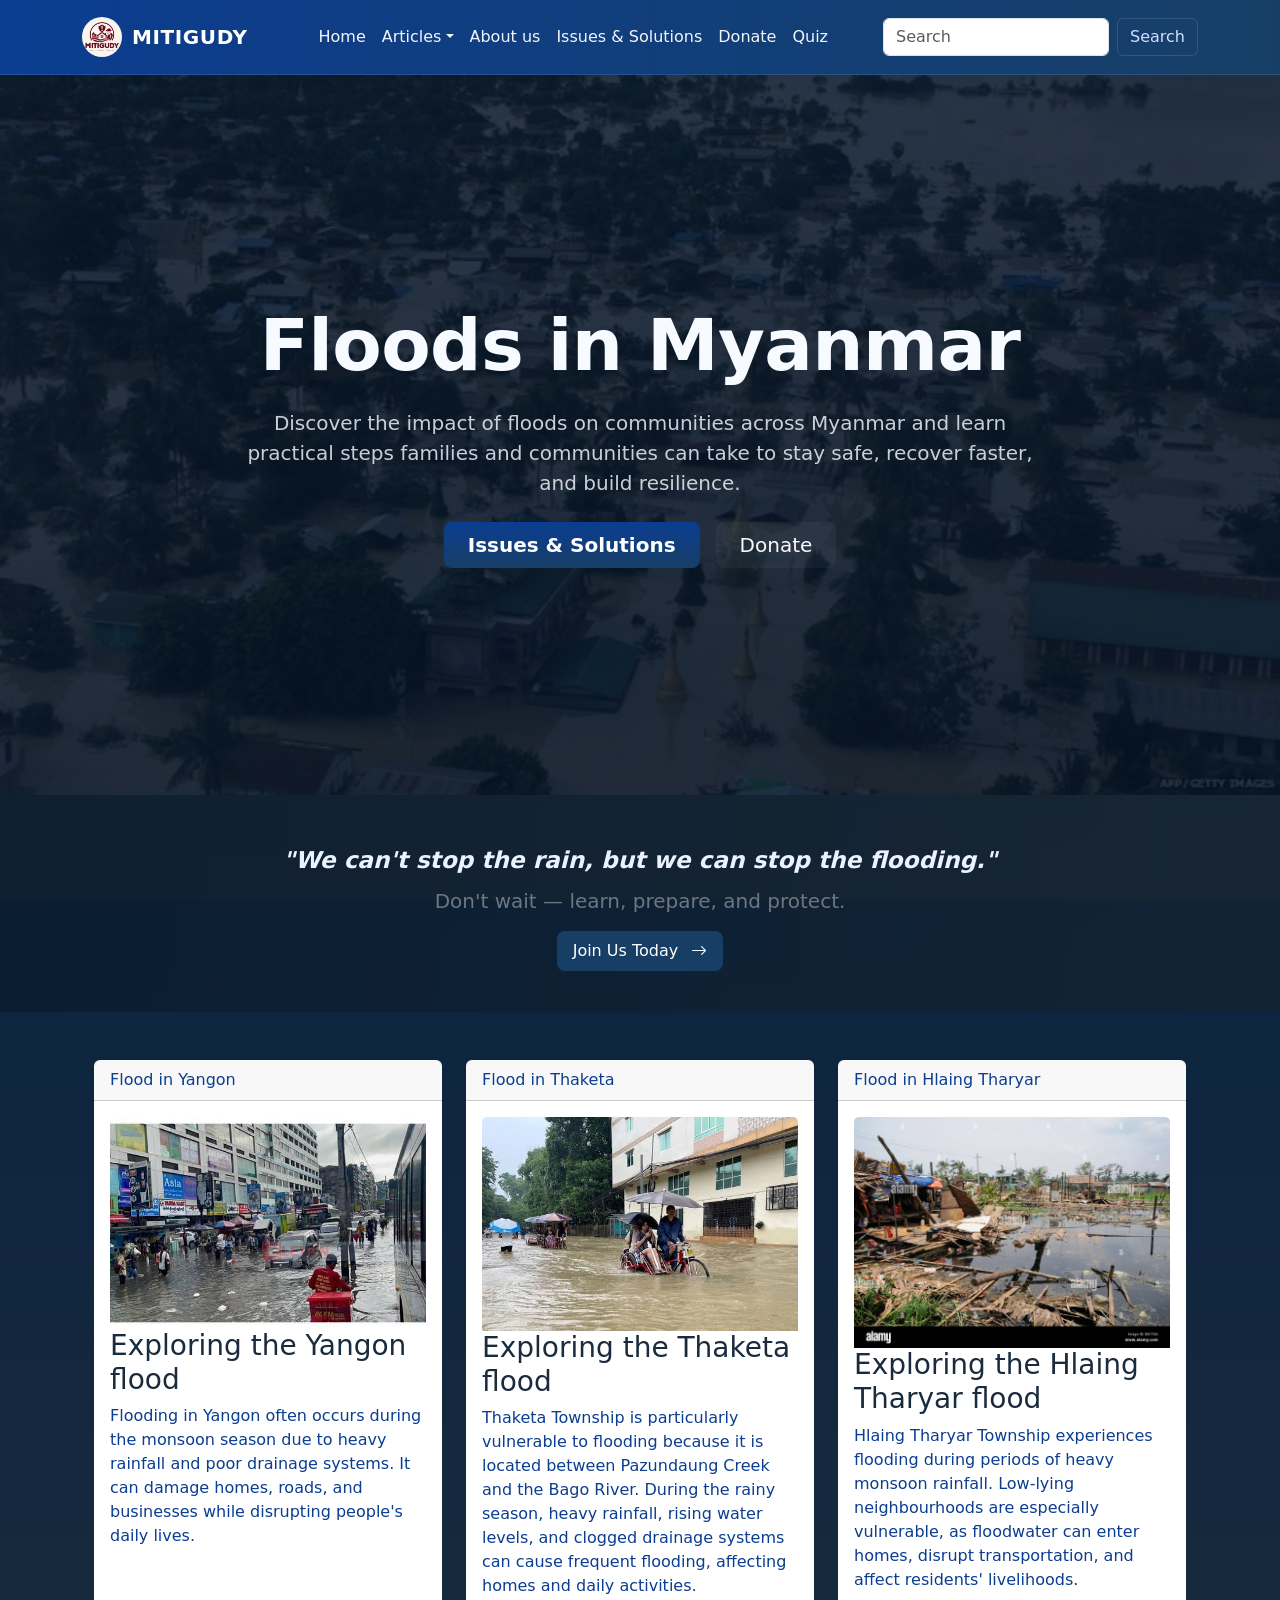
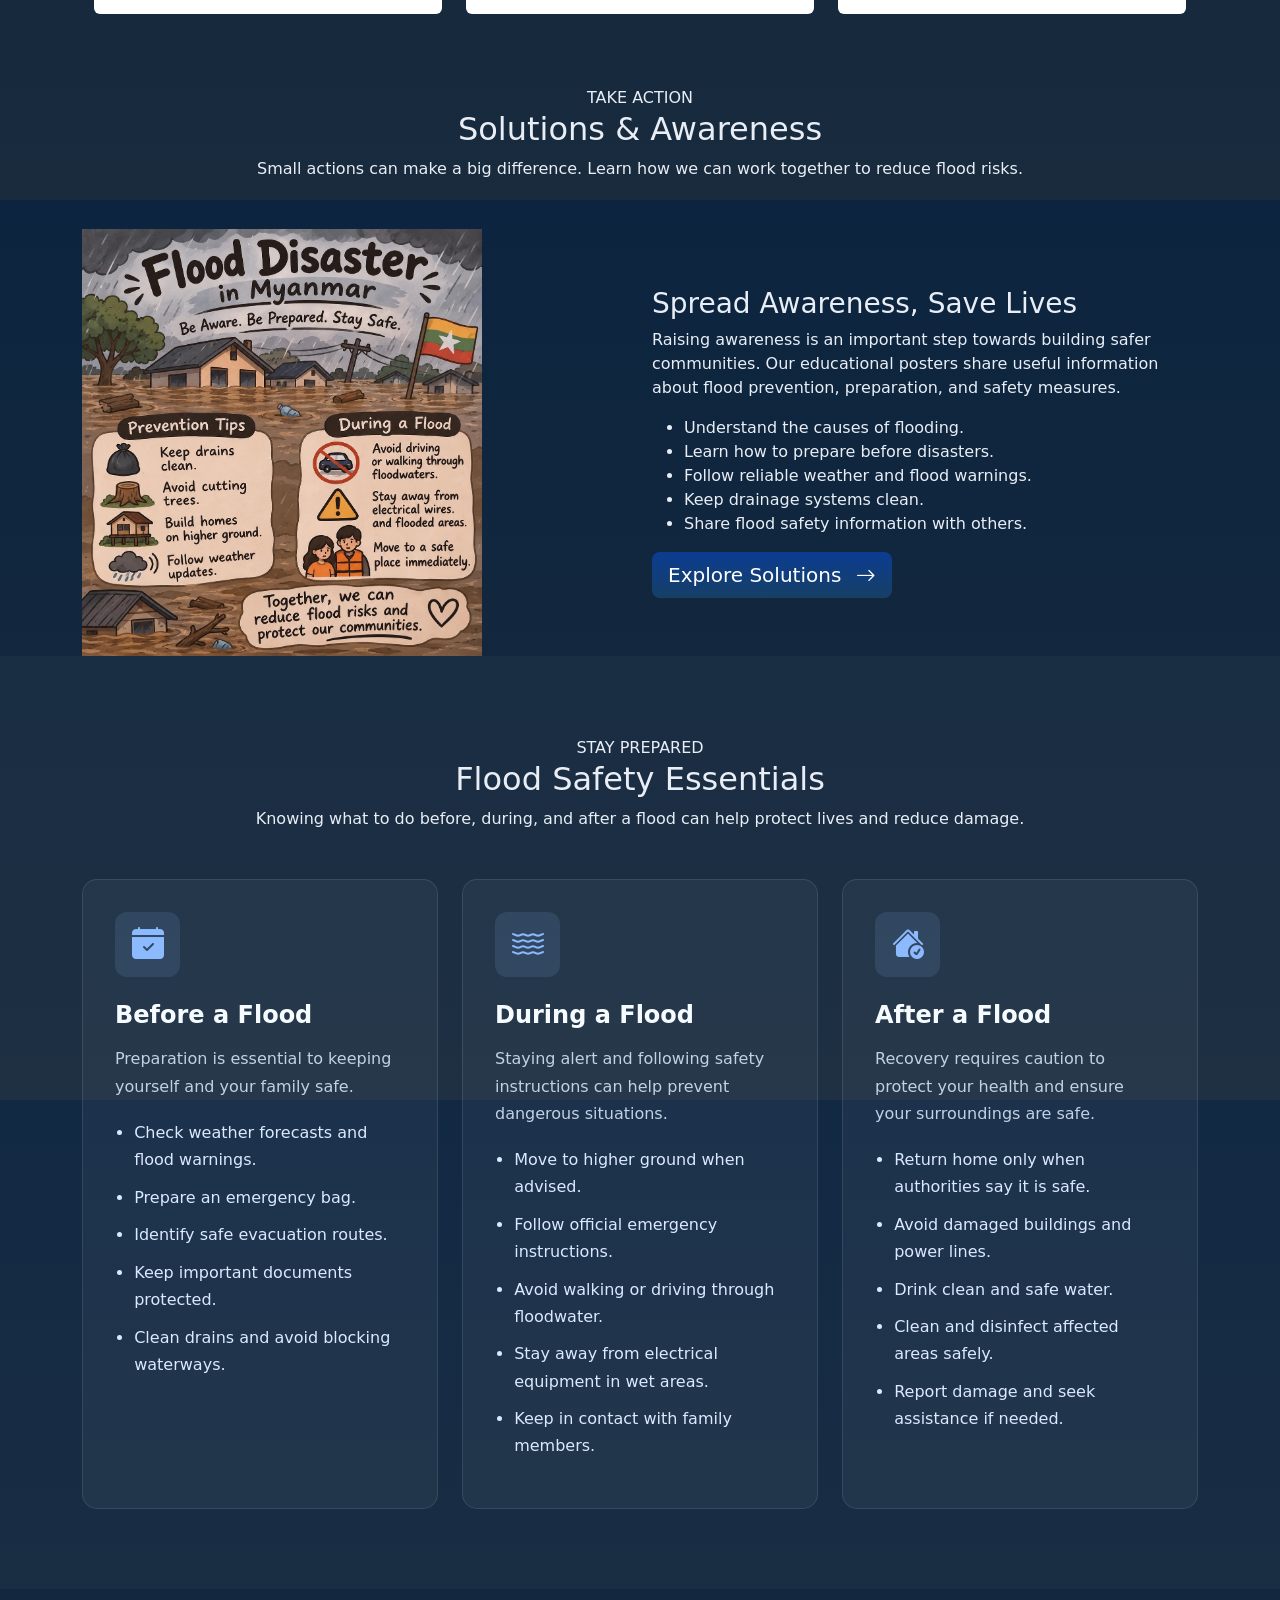
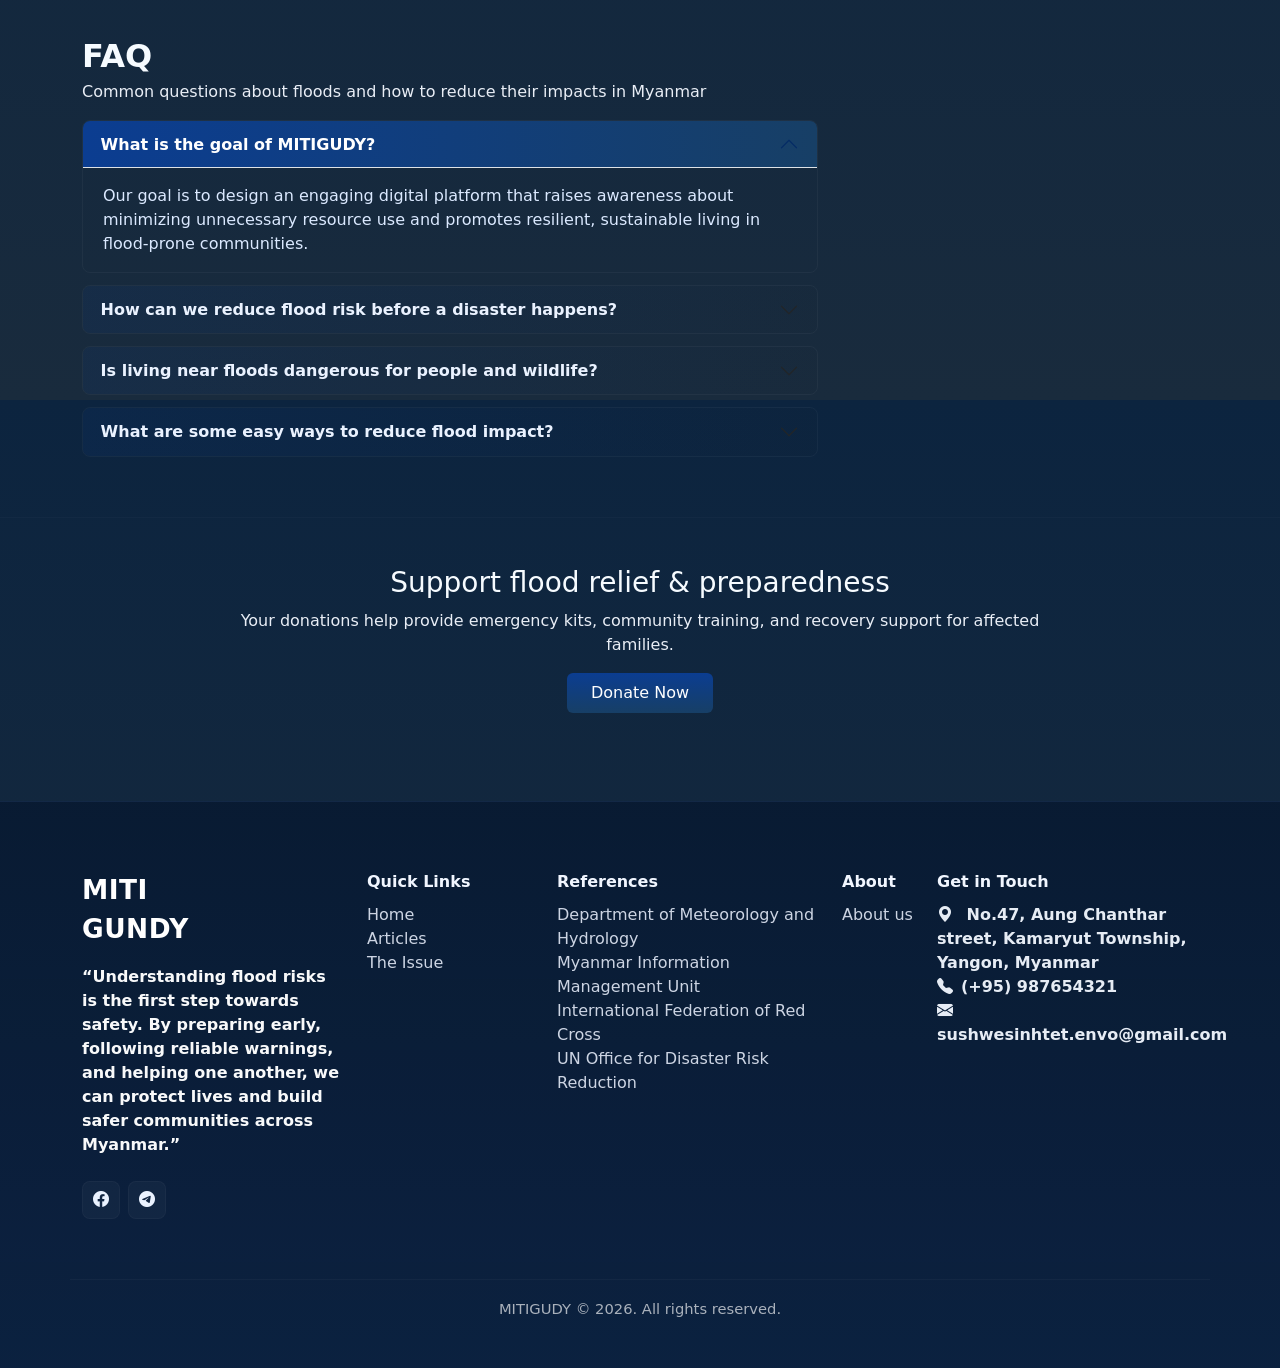
<file: index.html>
<!DOCTYPE html>
<html lang="en">
<head>
  <meta charset="utf-8" />
  <meta name="viewport" content="width=device-width, initial-scale=1" />
  <title>MITIGUDY</title>
  <link rel="icon" type="image/png" href="image/logo.png">
 
  <!-- Bootstrap CSS -->
  <link href="https://cdn.jsdelivr.net/npm/bootstrap@5.0.2/dist/css/bootstrap.min.css" rel="stylesheet">
 
  <!-- Bootstrap Icons -->
  <link rel="stylesheet" href="https://cdn.jsdelivr.net/npm/bootstrap-icons@1.10.5/font/bootstrap-icons.css">
 
<link rel="stylesheet" href="style.css">
</head>
<body>
 
  <!-- Navbar -->
  <nav class="navbar navbar-expand-lg">
    <div class="container">
      <a href="index.html" class="navbar-brand">
        <img src="image/logo.png" class="rounded-circle" alt="MITIGUDY Logo">
        MITIGUDY
      </a>
  
      <button class="navbar-toggler" type="button" data-bs-toggle="collapse" data-bs-target="#menu"
        aria-controls="menu" aria-expanded="false" aria-label="Toggle navigation">
        <span class="navbar-toggler-icon"></span>
      </button>
  
      <div class="collapse navbar-collapse" id="menu">
        <ul class="navbar-nav mx-auto mb-2 mb-lg-0">
          <li class="nav-item"><a href="index.html" class="nav-link">Home</a></li>
  
          <li class="nav-item dropdown">
            <a class="nav-link dropdown-toggle" href="articles.html" id="articlesDropdown" role="button"
              data-bs-toggle="dropdown" aria-expanded="false">Articles</a>
            <ul class="dropdown-menu" aria-labelledby="articlesDropdown">
              <li><a class="dropdown-item" href="article1.html">Flood safety</a></li>
              <li><a class="dropdown-item" href="article1.html">Community stories</a></li>
              <li><a class="dropdown-item" href="article2.html">Prevention Tips</a></li>
              <li><a class="dropdown-item" href="articles.html">All Articles</a></li>
            </ul>
          </li>
  
          <li class="nav-item"><a href="Aboutus.html" class="nav-link">About us</a></li>
          <li class="nav-item"><a href="issue_and_solution.html" class="nav-link">Issues &amp; Solutions</a></li>
          <li class="nav-item"><a href="donate_page.html" class="nav-link">Donate</a></li>
          <li class="nav-item"><a href="quiz.html" class="nav-link">Quiz</a></li>
        </ul>
  
        <form class="d-flex" role="search" action="#" method="get">
          <input type="search" class="form-control me-2" name="search" placeholder="Search" aria-label="Search">
          <button type="submit" class="btn btn-outline-primary">Search</button>
        </form>
      </div>
    </div>
  </nav>
 
  <!-- Hero -->
  <header class="position-relative text-white text-center" style="background: url('image/indexhero.jpg') center/cover no-repeat;">
    <div class="container">
      <h1 class="fw-bold mb-3">Floods in Myanmar</h1>
      <p class="mb-4" style="max-width:820px;">Discover the impact of floods on communities across Myanmar and learn practical steps families and communities can take to stay safe, recover faster, and build resilience.</p>
      <div class="d-flex justify-content-center gap-3 flex-wrap">
        <a class="btn btn-primary btn-lg px-4 py-2 rounded-3 fw-bold" id="buttons" href="issue_and_solution.html">Issues & Solutions</a>
        <a class="btn btn-outline-light btn-lg px-4 py-2 rounded-3" id="buttons" href="donate_page.html" style="background: rgba(255,255,255,0.04);">Donate</a>
      </div>
    </div>
  </header>
 
  <!-- Slogan -->
  <section class="slogan-sec">
    <div class="container">
      <div class="text-center">
        <p class="fw-bold" style="font-size: clamp(1.05rem, 2.2vw, 1.45rem);"><i>"We can't stop the rain, but we can stop the flooding."</i></p>
        <p class="fs-5 mt-2" style="color:var(--muted);">Don't wait — learn, prepare, and protect.</p>
        <div class="mt-4">
          <a href="Aboutus.html" id="buttons" class="join-btn">Join Us Today <i class="bi bi-arrow-right ms-2"></i></a>
        </div>
      </div>
    </div>
  </section>

  <!-- Introduction -->
  <!--<section class="intro-section mt-5">
      <div class="container">
          <div class="row align-items-center g-5">

              <div class="col-lg-6">
                  <span class="section-label">ABOUT OUR WEBSITE</span>

                  <h2 class="intro-title">
                      Learn Today, Stay Safe Tomorrow
                  </h2>

                  <p>
                      Welcome to MITIGUDY, a flood safety awareness
                      educational website designed to provide useful
                      knowledge about floods in Myanmar.
                  </p>

                  <p>
                      Our website helps visitors understand the causes
                      and impacts of flooding, discover practical
                      prevention methods, and learn how to stay safe
                      before, during, and after a flood.
                  </p>

                  <p>
                      Through educational articles, awareness posters,
                      and reliable information, we hope to encourage
                      everyone to become more prepared and build
                      safer, flood-resilient communities.
                  </p>

                  <a href="Aboutus.html" id="buttons" class="btn btn-primary btn-lg">
                    Discover More
                    <i class="bi bi-arrow-right ms-2"></i>
                  </a>
              </div>

              <div class="col-lg-6">
                  <img src="image/intro.jpg"
                      alt="Introduction"
                      class="intro-img">
              </div>

          </div>
      </div>
  </section>-->

  <!--Cards for flood info-->
  <section class="container my-5">
      <div class="container mt-5">
          <div class="row justify-content-center">

              <!-- Yangon -->
              <div class="col-lg-4 col-md-4 mb-4">
                  <div class="card h-100" data-aos="fade-up" data-aos-easing="ease-in" data-aos-delay="300">
                      <div class="card-header">
                          Flood in Yangon
                      </div>
                      <div class="card-body">
                          <img src="/image/images.jpeg" alt="Flood in Yangon" class="card-img-top">
                          <h3 class="card-title">Exploring the Yangon flood</h3>
                          <p class="card-text">
                              Flooding in Yangon often occurs during the monsoon season due to heavy rainfall and poor drainage systems. It can damage homes, roads, and businesses while disrupting people's daily lives.
                          </p>
                      </div>
                  </div>
              </div>

              <!-- Thaketa -->
              <div class="col-lg-4 col-md-4 mb-4">
                  <div class="card h-100" data-aos="fade-up" data-aos-easing="ease-in" data-aos-delay="300">
                      <div class="card-header">
                          Flood in Thaketa
                      </div>
                      <div class="card-body">
                          <img src="/image/images5.jpeg" alt="Flood in Thaketa" class="card-img-top">
                          <h3 class="card-title">Exploring the Thaketa flood</h3>
                          <p class="card-text">
                              Thaketa Township is particularly vulnerable to flooding because it is located between Pazundaung Creek and the Bago River. During the rainy season, heavy rainfall, rising water levels, and clogged drainage systems can cause frequent flooding, affecting homes and daily activities.
                          </p>
                      </div>
                  </div>
              </div>

              <!-- Hlaing Tharyar -->
              <div class="col-lg-4 col-md-4 mb-4">
                  <div class="card h-100" data-aos="fade-up" data-aos-easing="ease-in" data-aos-delay="300">
                      <div class="card-header">
                          Flood in Hlaing Tharyar
                      </div>
                      <div class="card-body">
                          <img src="/image/images2.jpeg" alt="Flood in Hlaing Tharyar" class="card-img-top">
                          <h3 class="card-title">Exploring the Hlaing Tharyar flood</h3>
                          <p class="card-text">
                              Hlaing Tharyar Township experiences flooding during periods of heavy monsoon rainfall. Low-lying neighbourhoods are especially vulnerable, as floodwater can enter homes, disrupt transportation, and affect residents' livelihoods.
                          </p>
                      </div>
                  </div>
              </div>

          </div>
      </div>
  </section>


  <!-- Solutions and Awareness -->
  <section class="awareness-section">
      <div class="container">

          <div class="text-center mb-5">
              <span class="section-label">TAKE ACTION</span>
              <h2 class="heading">Solutions & Awareness</h2>
              <p class="awareness-subtitle">
                  Small actions can make a big difference.
                  Learn how we can work together to reduce flood risks.
              </p>
          </div>

          <div class="row align-items-center g-4">

              <div class="col-lg-6">
                  <img id="awarenessposter" src="image/mitigundyposter.jpeg"
                      alt="MITIGUDY flood awareness poster"
                      class="awareness-img">
              </div>

              <div class="col-lg-6">
                  <h3>Spread Awareness, Save Lives</h3>

                  <p>
                      Raising awareness is an important step towards
                      building safer communities. Our educational posters
                      share useful information about flood prevention,
                      preparation, and safety measures.
                  </p>

                  <ul class="awareness-list">
                      <li>Understand the causes of flooding.</li>
                      <li>Learn how to prepare before disasters.</li>
                      <li>Follow reliable weather and flood warnings.</li>
                      <li>Keep drainage systems clean.</li>
                      <li>Share flood safety information with others.</li>
                  </ul>

                  <a href="issue_and_solution.html" id="buttons" class="btn btn-primary btn-lg">
                      Explore Solutions
                      <i class="bi bi-arrow-right ms-2"></i>
                  </a>
              </div>

          </div>
      </div>
  </section>

  
  <!-- Flood Safety Essentials -->
  <section class="safety-section">
      <div class="container">

          <div class="text-center mb-5">
              <span class="section-label">STAY PREPARED</span>
              <h2 class="heading">Flood Safety Essentials</h2>
              <p class="awareness-subtitle">
                  Knowing what to do before, during, and after a flood
                  can help protect lives and reduce damage.
              </p>
          </div>

          <div class="row g-4">

              <!-- Before Flood -->
              <div class="col-lg-4 col-md-6">
                  <div class="safety-card h-100">

                      <div class="safety-icon">
                          <i class="bi bi-calendar-check-fill"></i>
                      </div>

                      <h3>Before a Flood</h3>

                      <p>
                          Preparation is essential to keeping yourself
                          and your family safe.
                      </p>

                      <ul>
                          <li>Check weather forecasts and flood warnings.</li>
                          <li>Prepare an emergency bag.</li>
                          <li>Identify safe evacuation routes.</li>
                          <li>Keep important documents protected.</li>
                          <li>Clean drains and avoid blocking waterways.</li>
                      </ul>

                  </div>
              </div>

              <!-- During Flood -->
              <div class="col-lg-4 col-md-6">
                  <div class="safety-card h-100">

                      <div class="safety-icon">
                          <i class="bi bi-water"></i>
                      </div>

                      <h3>During a Flood</h3>

                      <p>
                          Staying alert and following safety instructions
                          can help prevent dangerous situations.
                      </p>

                      <ul>
                          <li>Move to higher ground when advised.</li>
                          <li>Follow official emergency instructions.</li>
                          <li>Avoid walking or driving through floodwater.</li>
                          <li>Stay away from electrical equipment in wet areas.</li>
                          <li>Keep in contact with family members.</li>
                      </ul>

                  </div>
              </div>

              <!-- After Flood -->
              <div class="col-lg-4 col-md-6">
                  <div class="safety-card h-100">

                      <div class="safety-icon">
                          <i class="bi bi-house-check-fill"></i>
                      </div>

                      <h3>After a Flood</h3>

                      <p>
                          Recovery requires caution to protect your
                          health and ensure your surroundings are safe.
                      </p>

                      <ul>
                          <li>Return home only when authorities say it is safe.</li>
                          <li>Avoid damaged buildings and power lines.</li>
                          <li>Drink clean and safe water.</li>
                          <li>Clean and disinfect affected areas safely.</li>
                          <li>Report damage and seek assistance if needed.</li>
                      </ul>

                  </div>
              </div>

          </div>
      </div>
  </section>
 
  <!-- FAQ -->
  <section class="container py-5">
    <div class="row align-items-start">
      <div class="col-lg-8">
        <h2 class="faq-title">FAQ</h2>
        <p class="faq-subtitle">Common questions about floods and how to reduce their impacts in Myanmar</p>
 
        <div class="accordion rounded-2 custom-faq" id="faqAccordion">
          <div class="accordion-item">
            <h2 class="accordion-header" id="headingOne">
              <button class="accordion-button" type="button" data-bs-toggle="collapse" data-bs-target="#collapseOne" aria-expanded="true" aria-controls="collapseOne">What is the goal of MITIGUDY?</button>
            </h2>
            <div id="collapseOne" class="accordion-collapse collapse show" aria-labelledby="headingOne" data-bs-parent="#faqAccordion">
              <div class="accordion-body">Our goal is to design an engaging digital platform that raises awareness about minimizing unnecessary resource use and promotes resilient, sustainable living in flood-prone communities.</div>
            </div>
          </div>
 
          <div class="accordion-item">
            <h2 class="accordion-header" id="headingTwo">
              <button class="accordion-button collapsed" type="button" data-bs-toggle="collapse" data-bs-target="#collapseTwo" aria-expanded="false" aria-controls="collapseTwo">How can we reduce flood risk before a disaster happens?</button>
            </h2>
            <div id="collapseTwo" class="accordion-collapse collapse" aria-labelledby="headingTwo" data-bs-parent="#faqAccordion">
              <div class="accordion-body">Flood risk can be reduced before a disaster happens by preparing communities, improving drainage, protecting natural environments, and helping people understand flood warnings. For your Year 9 disaster PBL, you can focus on realistic actions that students can take to educate people in Myanmar.</div>
            </div>
          </div>
 
          <div class="accordion-item">
            <h2 class="accordion-header" id="headingThree">
              <button class="accordion-button collapsed" type="button" data-bs-toggle="collapse" data-bs-target="#collapseThree" aria-expanded="false" aria-controls="collapseThree">Is living near floods dangerous for people and wildlife?</button>
            </h2>
            <div id="collapseThree" class="accordion-collapse collapse" aria-labelledby="headingThree" data-bs-parent="#faqAccordion">
              <div class="accordion-body">living in flood-prone areas can be dangerous for people, and living near wildfire-prone areas can also be dangerous. However, the risks are different for each disaster.</div>
            </div>
          </div>
 
          <div class="accordion-item">
            <h2 class="accordion-header" id="headingFour">
              <button class="accordion-button collapsed" type="button" data-bs-toggle="collapse" data-bs-target="#collapseFour" aria-expanded="false" aria-controls="collapseFour">What are some easy ways to reduce flood impact?</button>
            </h2>
            <div id="collapseFour" class="accordion-collapse collapse" aria-labelledby="headingFour" data-bs-parent="#faqAccordion">
              <div class="accordion-body">
               We can reduce flood risk by cleaning drains, planting trees, protecting wetlands, improving drainage systems, educating communities about flood safety, following official flood warnings, preparing emergency kits and evacuation plans, and avoiding construction in high-risk flood areas.
              </div>
            </div>
          </div>
 
        </div>
      </div>
    </div>
  </section>
 
  <!-- Donate -->
  <section id="donate-section" class="py-5 text-center" style="border-top:1px solid rgba(255,255,255,0.02);">
    <div class="container">
      <h3 style="color:#f6fbff;">Support flood relief & preparedness</h3>
      <p style="max-width:800px; margin:.6rem auto 1rem;">Your donations help provide emergency kits, community training, and recovery support for affected families.</p>
      <a href="donate_page.html" id="buttons" class="btn btn-primary px-4 py-2">Donate Now</a>
    </div>
  </section>
 
  <!-- Footer -->
  <footer class="footer-green">
    <div class="container">
        <div class="row">
        <div class="col-lg-3 mb-5">
            <div class="footer-logo mb-3">MITI<br>GUNDY</div>
            <p class="fw-bold text-light mb-4">
            “Understanding flood risks is the first step towards safety. By preparing early, following reliable warnings, and helping one another, we can protect lives and build safer communities across Myanmar.”
            </p>
            <div class="d-flex gap-2 socials">
            <a href="#" class="social-box"><i class="bi bi-facebook"></i></a>
            <a href="#" class="social-box"><i class="bi bi-telegram"></i></a>
            </div>
        </div>
    
        <div class="col-lg-2 mb-5 col-md-12">
            <span class="footer-header">Quick Links</span>
            <ul class="list-unstyled footer-nav">
            <li><a href="index.html">Home</a></li>
            <li><a href="articles.html">Articles</a></li>
            <li><a href="issue_and_solution.html">The Issue</a></li>
            </ul>
        </div>

        <div class="col-lg-3 mb-5 col-md-12">
            <span class="footer-header">References</span>
            <ul class="list-unstyled footer-nav">
            <li><a href="https://www.moezala.gov.mm/">Department of Meteorology and Hydrology</a></li>
            <li><a href="https://themimu.info/">Myanmar Information Management Unit</a></li>
            <li><a href="https://www.ifrc.org/">International Federation of Red Cross</a></li>
            <li><a href="https://www.undrr.org/">UN Office for Disaster Risk Reduction</a></li>
            </ul>
        </div>
    
        <div class="col-lg-1 mb-5 col-md-12">
            <span class="footer-header">About</span>
            <ul class="list-unstyled footer-nav">
            <li><a href="Aboutus.html">About us</a></li>
            </ul>
        </div>
    
        <div class="col-lg-3 mb-5 col-md-12">
            <span class="footer-header">Get in Touch</span>
            <ul class="list-unstyled footer-nav fw-bold">
            <li><i class="bi bi-geo-alt-fill me-2 contact-icon"></i> No.47, Aung Chanthar street, Kamaryut Township, Yangon, Myanmar</li>
            <li><i class="bi bi-telephone-fill me-2 contact-icon"></i>(+95) 987654321</li>
            <li><i class="bi bi-envelope-fill me-2 contact-icon"></i>sushwesinhtet.envo@gmail.com</li>
            </ul>
        </div>
        </div>
    
        <div class="row copyright-bar text-center d-flex justify-content-center">
        <div class="col-md-6">MITIGUDY © 2026. All rights reserved.</div>
        </div>
    </div>
    </footer>
 
  <!-- Bootstrap JS bundle (includes Popper) -->
  <script src="https://cdn.jsdelivr.net/npm/bootstrap@5.0.2/dist/js/bootstrap.bundle.min.js"></script>
 
  <script>
    // 1) Close mobile navbar when a nav link is clicked (nice UX)
    
    (function () {
      var nav = document.getElementById('menu');
      if (!nav) return;

      var bsCollapse = new bootstrap.Collapse(nav, {
        toggle: false
      });

      // Close the mobile navbar only when a normal link is clicked.
      // Do NOT close it when the dropdown toggle is clicked.
      document.querySelectorAll(
        '.navbar-nav .nav-link:not(.dropdown-toggle)'
      ).forEach(function (link) {
        link.addEventListener('click', function () {
          if (
            window.getComputedStyle(
              document.querySelector('.navbar-toggler')
            ).display !== 'none'
          ) {
            bsCollapse.hide();
          }
        });
      });
    })();

 
    // 2) Add small animation classes to accordion panels using Bootstrap events
    (function() {
      var accordion = document.getElementById('faqAccordion');
      if (!accordion) return;
 
      accordion.addEventListener('show.bs.collapse', function (evt) {
        // ensure the opening panel has smooth opacity transition (CSS handles it)
        evt.target.classList.remove('collapsing-hidden');
      });
 
      accordion.addEventListener('hide.bs.collapse', function (evt) {
        // no-op, CSS handles collapse animation
      });
    })();
  </script>
</body>
</html>
</file>
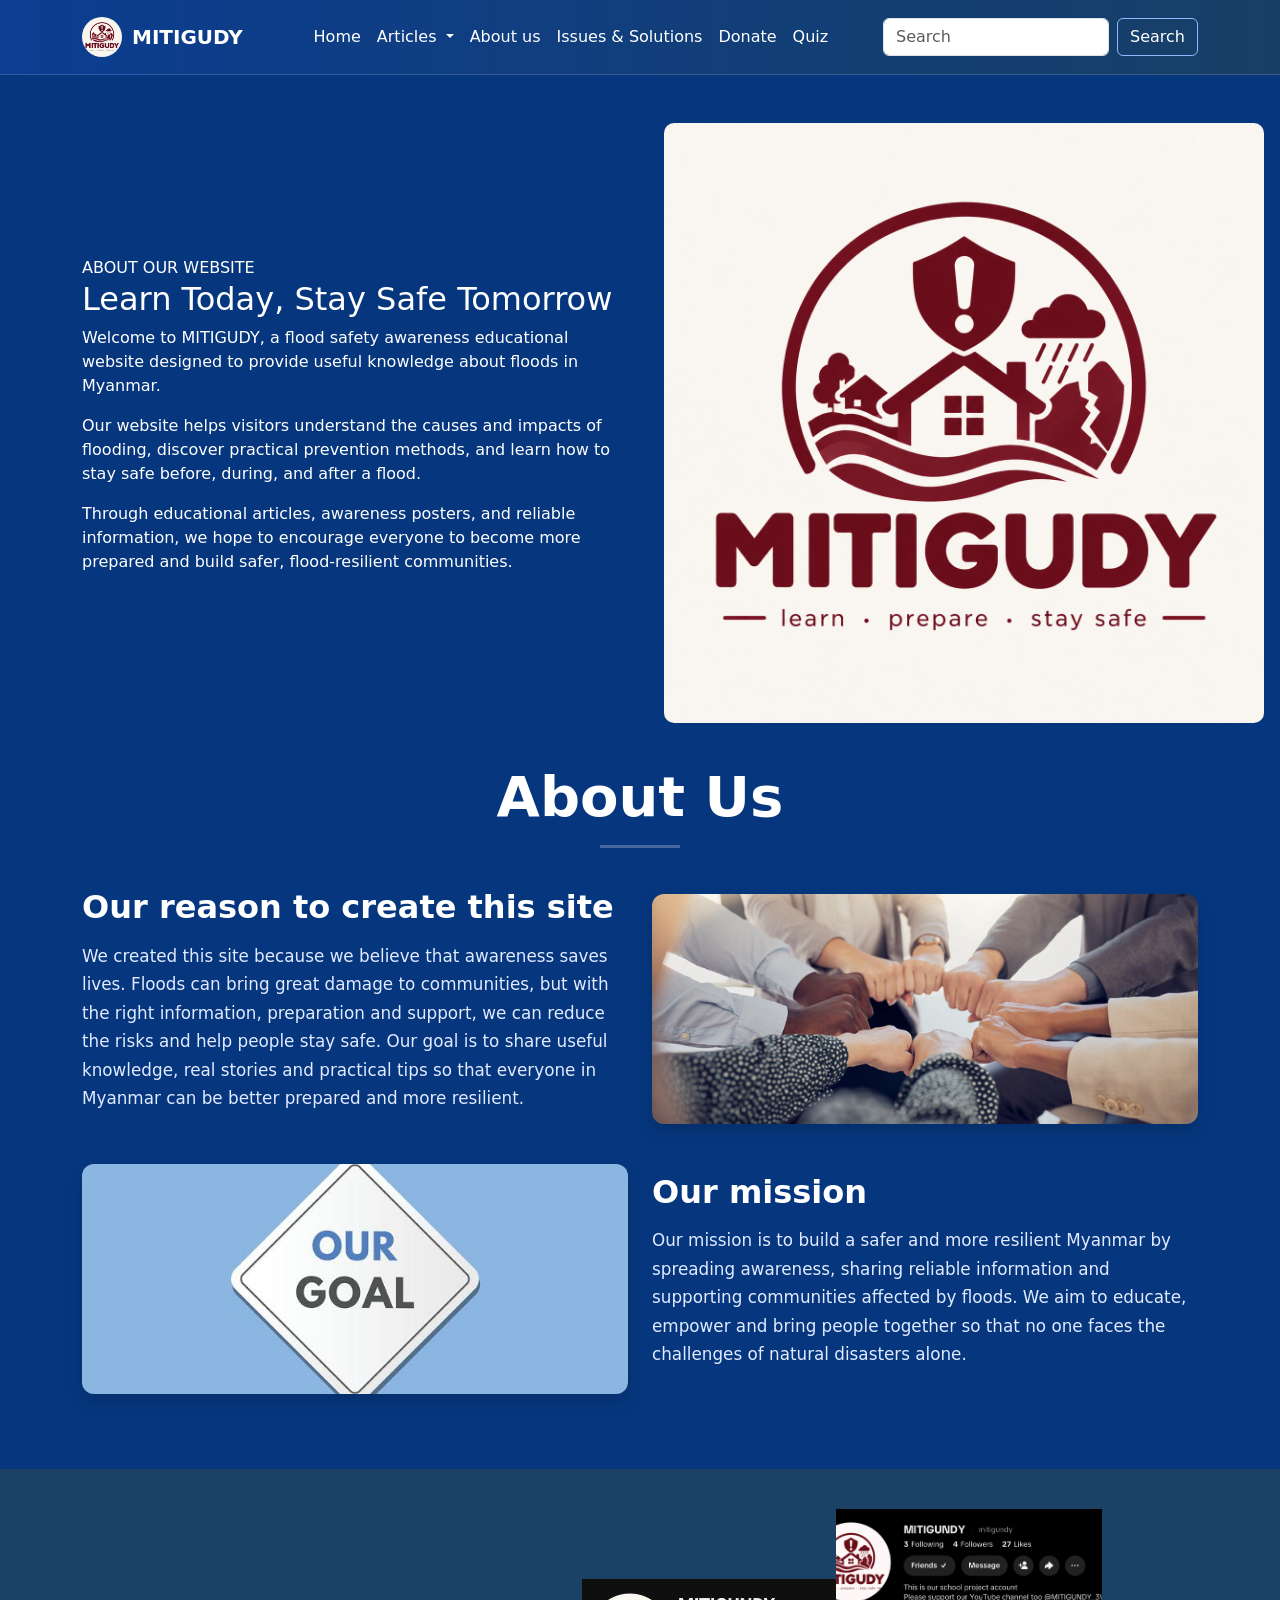
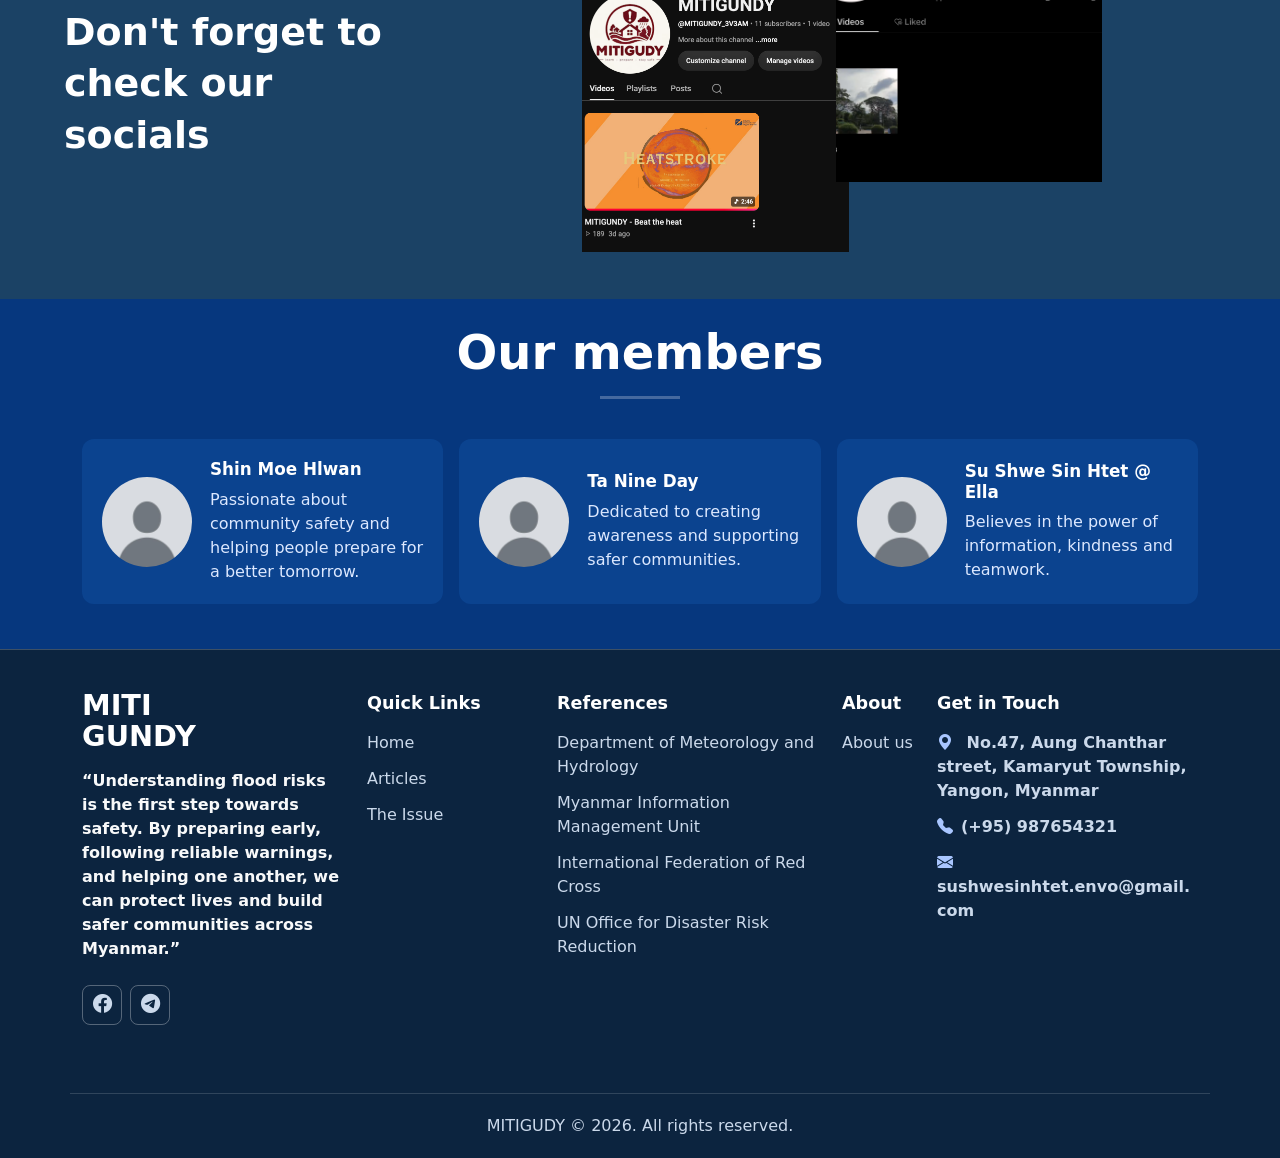
<file: Aboutus.html>
<!DOCTYPE html>
<html lang="en">
<head>
    <meta charset="UTF-8">
    <meta name="viewport" content="width=device-width, initial-scale=1.0">
    <title>MITIGUDY</title>
    <link rel="icon" type="image/png" href="image/logo.png">
 
    <link href="https://cdn.jsdelivr.net/npm/bootstrap@5.3.3/dist/css/bootstrap.min.css" rel="stylesheet">
    <link href="https://cdn.jsdelivr.net/npm/bootstrap-icons@1.11.3/font/bootstrap-icons.min.css" rel="stylesheet">
    <link rel="stylesheet" href="aboutus.css">
</head>
<body>
 
<nav class="navbar navbar-expand-lg">
    <div class="container">
 
        <a href="index.html" class="navbar-brand">
            <img src="image/logo.png"
                 class="rounded-circle"
                 alt="MITIGUDY Logo">
            MITIGUDY
        </a>
 
        <button class="navbar-toggler" type="button"
                data-bs-toggle="collapse"
                data-bs-target="#menu">
            <span class="navbar-toggler-icon"></span>
        </button>
 
        <div class="collapse navbar-collapse" id="menu">
 
            <ul class="navbar-nav mx-auto">
                <li class="nav-item">
                    <a href="index.html" class="nav-link">Home</a>
                </li>
 
                <li class="nav-item dropdown">
                    <a class="nav-link dropdown-toggle" href="articles.html"
                       data-bs-toggle="dropdown">
                        Articles
                    </a>
 
                    <ul class="dropdown-menu">
                        <li><a class="dropdown-item" href="article1.html">Flood safety</a></li>
                        <li><a class="dropdown-item" href="article2.html">Community stories</a></li>
                        <li><a class="dropdown-item" href="article3.html">Prevention tips</a></li>
                        <li><a class="dropdown-item" href="articles.html">All Articles</a></li>
                    </ul>
                </li>
 
                <li class="nav-item">
                    <a href="Aboutus.html" class="nav-link">About us</a>
                </li>
 
                <li class="nav-item">
                    <a href="issue_and_solution.html" class="nav-link">Issues & Solutions</a>
                </li>
 
                <li class="nav-item">
                    <a href="donate_page.html" class="nav-link">Donate</a>
                </li>

                <li class="nav-item">
                    <a href="quiz.html" class="nav-link">Quiz</a>
                </li>
            </ul>
 
            <form class="d-flex" role="search">
                <input class="form-control me-2"
                       type="search" placeholder="Search">
 
                <button class="btn search-btn" type="submit">
                    Search
                </button>
            </form>
 
        </div>
    </div>
</nav>

<!-- Introduction -->
  <section class="intro-section mt-5">
      <div class="container">
          <div class="row align-items-center g-5">

              <div class="col-lg-6">
                  <span class="section-label">ABOUT OUR WEBSITE</span>

                  <h2 class="intro-title">
                      Learn Today, Stay Safe Tomorrow
                  </h2>

                  <p>
                      Welcome to MITIGUDY, a flood safety awareness
                      educational website designed to provide useful
                      knowledge about floods in Myanmar.
                  </p>

                  <p>
                      Our website helps visitors understand the causes
                      and impacts of flooding, discover practical
                      prevention methods, and learn how to stay safe
                      before, during, and after a flood.
                  </p>

                  <p>
                      Through educational articles, awareness posters,
                      and reliable information, we hope to encourage
                      everyone to become more prepared and build
                      safer, flood-resilient communities.
                  </p>
              </div>

              <div class="col-lg-6">
                  <img src="image/logo.png"
                      alt="Introduction"
                      class="intro-img"
                      style="width: 600px; height: auto; border-radius: 10px;">
                      
              </div>

          </div>
      </div>
  </section>
 
<main>
 
    <div class="container">
 
        <div class="section-title">
            <h1 class="display-4 fw-bold">About Us</h1>
            <hr>
        </div>
 
        <div class="row align-items-center about-section">
 
            <div class="col-md-6 mb-3 mb-md-0">
                <h2>Our reason to create this site</h2>
 
                <p>
                    We created this site because we believe that awareness
                    saves lives. Floods can bring great damage to communities,
                    but with the right information, preparation and support,
                    we can reduce the risks and help people stay safe.
                    Our goal is to share useful knowledge, real stories and
                    practical tips so that everyone in Myanmar can be better
                    prepared and more resilient.
                </p>
            </div>
 
            <div class="col-md-6">
                <img src="image/aboutus.jpg"
                     class="about-img shadow"
                     alt="Traditional weaving">
            </div>
 
        </div>
 
        <div class="row align-items-center about-section">
 
            <div class="col-md-6 order-md-1 mb-3 mb-md-0">
                <img src="image/ourgoal.jpg"
                     class="about-img shadow"
                     alt="Traditional festival">
            </div>
 
            <div class="col-md-6 order-md-2">
                <h2>Our mission</h2>
 
                <p>
                    Our mission is to build a safer and more resilient Myanmar
                    by spreading awareness, sharing reliable information and
                    supporting communities affected by floods. We aim to
                    educate, empower and bring people together so that
                    no one faces the challenges of natural disasters alone.
                </p>
            </div>
 
        </div>
 
    </div>
 
</main>
 

<section class="social-section">
    <div class="social-text">
        <h1>Don't forget to<br>check our<br>socials</h1>
    </div>

    <div class="social-images">

        <!-- YouTube -->
        <a href="https://www.youtube.com/@MITIGUNDY_3V3AM" target="_blank">
            <img src="image/youtube.png"
                 alt="Visit our YouTube channel"
                 class="image-left">
        </a>

        <!-- TikTok -->
        <a href="https://www.tiktok.com/@mitigundy" target="_blank">
            <img src="image/tiktok.png"
                 alt="Visit our TikTok channel"
                 class="image-right">
        </a>

    </div>
</section>


<section class="members-section">
 
    <div class="container">
 
        <div class="section-title">
            <h1 class="display-5 fw-bold">Our members</h1>
            <hr>
        </div>
 
        <div class="row g-3">
 
            <div class="col-md-6 col-lg-4">
                <div class="member-card">
                    <img src="image/pfp1.png" alt="Shin Moe Hlwan">
 
                    <div>
                        <h5>Shin Moe Hlwan</h5>
                        <p>
                            Passionate about community safety
                            and helping people prepare for a
                            better tomorrow.
                        </p>
                    </div>
                </div>
            </div>
 
            <div class="col-md-6 col-lg-4">
                <div class="member-card">
                    <img src="image/pfp1.png" alt="Ta Nine Day">
 
                    <div>
                        <h5>Ta Nine Day</h5>
                        <p>
                            Dedicated to creating awareness
                            and supporting safer communities.
                        </p>
                    </div>
                </div>
            </div>
 
            <div class="col-md-6 col-lg-4">
                <div class="member-card">
                    <img src="image/pfp1.png" alt="Su Shwe Sin Htet">
 
                    <div>
                        <h5>Su Shwe Sin Htet @ Ella</h5>
                        <p>
                            Believes in the power of information,
                            kindness and teamwork.
                        </p>
                    </div>
                </div>
            </div>
 
        </div>
       
    </div>
 
</section>
 
<footer class="footer-green">
    <div class="container">
        <div class="row">
        <div class="col-lg-3 mb-5">
            <div class="footer-logo mb-3">MITI<br>GUNDY</div>
            <p class="fw-bold text-light mb-4">
            “Understanding flood risks is the first step towards safety. By preparing early, following reliable warnings, and helping one another, we can protect lives and build safer communities across Myanmar.”
            </p>
            <div class="d-flex gap-2 socials">
            <a href="#" class="social-box"><i class="bi bi-facebook"></i></a>
            <a href="#" class="social-box"><i class="bi bi-telegram"></i></a>
            </div>
        </div>
    
        <div class="col-lg-2 mb-5 col-md-12">
            <span class="footer-header">Quick Links</span>
            <ul class="list-unstyled footer-nav">
            <li><a href="index.html">Home</a></li>
            <li><a href="articles.html">Articles</a></li>
            <li><a href="issue_and_solution.html">The Issue</a></li>
            </ul>
        </div>

        <div class="col-lg-3 mb-5 col-md-12">
            <span class="footer-header">References</span>
            <ul class="list-unstyled footer-nav">
            <li><a href="https://www.moezala.gov.mm/">Department of Meteorology and Hydrology</a></li>
            <li><a href="https://themimu.info/">Myanmar Information Management Unit</a></li>
            <li><a href="https://www.ifrc.org/">International Federation of Red Cross</a></li>
            <li><a href="https://www.undrr.org/">UN Office for Disaster Risk Reduction</a></li>
            </ul>
        </div>
    
        <div class="col-lg-1 mb-5 col-md-12">
            <span class="footer-header">About</span>
            <ul class="list-unstyled footer-nav">
            <li><a href="Aboutus.html">About us</a></li>
            </ul>
        </div>
    
        <div class="col-lg-3 mb-5 col-md-12">
            <span class="footer-header">Get in Touch</span>
            <ul class="list-unstyled footer-nav fw-bold">
            <li><i class="bi bi-geo-alt-fill me-2 contact-icon"></i> No.47, Aung Chanthar street, Kamaryut Township, Yangon, Myanmar</li>
            <li><i class="bi bi-telephone-fill me-2 contact-icon"></i>(+95) 987654321</li>
            <li><i class="bi bi-envelope-fill me-2 contact-icon"></i>sushwesinhtet.envo@gmail.com</li>
            </ul>
        </div>
        </div>
    
        <div class="row copyright-bar text-center d-flex justify-content-center">
        <div class="col-md-6">MITIGUDY © 2026. All rights reserved.</div>
        </div>
    </div>
    </footer>
 
<script src="https://cdn.jsdelivr.net/npm/bootstrap@5.3.3/dist/js/bootstrap.bundle.min.js"></script>
 
</body>
</html>
</file>
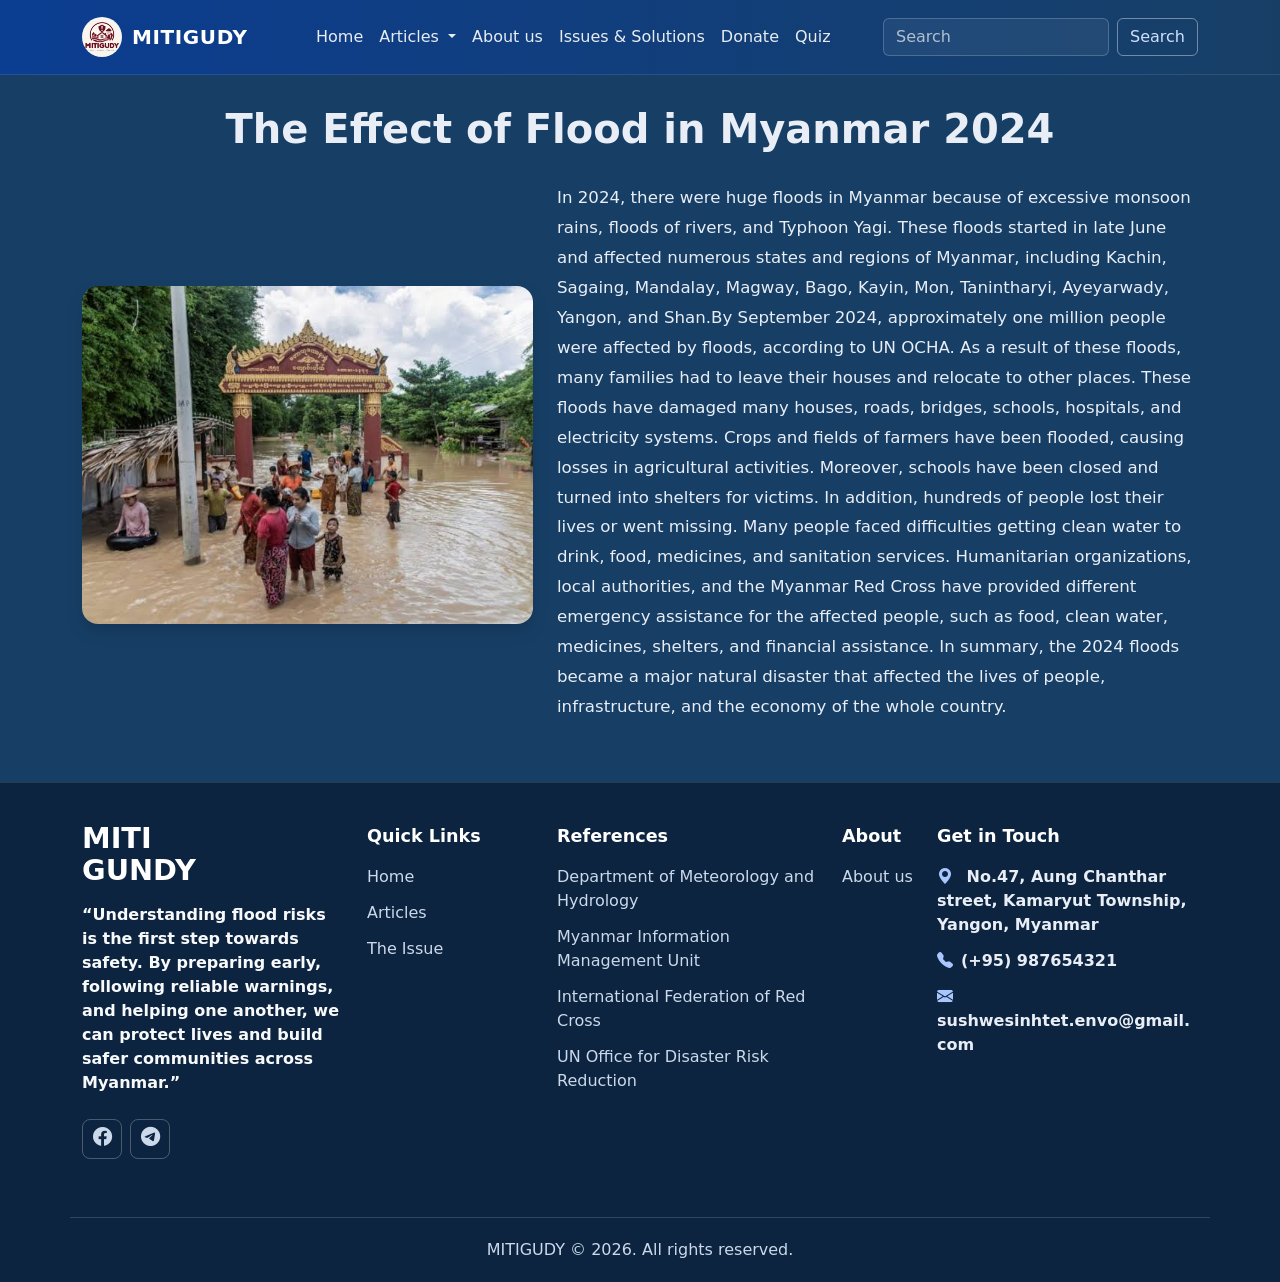
<file: article1.html>
<!DOCTYPE html>
<html lang="en">
<head>
  <meta charset="UTF-8">
  <meta name="viewport" content="width=device-width, initial-scale=1.0">
  <title>MITIGUDY</title>
  <link rel="icon" type="image/png" href="image/logo.png">
 
  <link href="https://cdn.jsdelivr.net/npm/bootstrap@5.3.3/dist/css/bootstrap.min.css" rel="stylesheet">
  <link href="https://cdn.jsdelivr.net/npm/bootstrap-icons@1.11.3/font/bootstrap-icons.min.css" rel="stylesheet">
  <link rel="stylesheet" href="article1.css">
</head>
 
<body>
  <nav class="navbar navbar-expand-lg">
    <div class="container">
 
      <a href="index.html" class="navbar-brand">
        <img
          src="image/logo.png"
          class="rounded-circle"
          alt="MITIGUDY Logo">
        MITIGUDY
      </a>
 
      <button
        class="navbar-toggler"
        type="button"
        data-bs-toggle="collapse"
        data-bs-target="#menu"
        aria-controls="menu"
        aria-expanded="false"
        aria-label="Toggle navigation">
 
        <span class="navbar-toggler-icon"></span>
      </button>
 
      <div class="collapse navbar-collapse" id="menu">
 
        <ul class="navbar-nav mx-auto mb-2 mb-lg-0">
          <li class="nav-item">
            <a href="index.html" class="nav-link">Home</a>
          </li>
 
          <li class="nav-item dropdown">
            <a
              class="nav-link dropdown-toggle"
              href="articles.html"
              role="button"
              data-bs-toggle="dropdown"
              aria-expanded="false">
              Articles
            </a>
 
            <ul class="dropdown-menu">
              <li><a class="dropdown-item" href="article1.html">Flood safety</a></li>
              <li><a class="dropdown-item" href="article2.html">Community stories</a></li>
              <li><a class="dropdown-item" href="article3.html">Prevention tips</a></li>
              <li><a class="dropdown-item" href="articles.html">All Articles</a></li>
            </ul>
          </li>
 
          <li class="nav-item">
            <a href="Aboutus.html" class="nav-link">About us</a>
          </li>
 
          <li class="nav-item">
            <a href="issue_and_solution.html" class="nav-link">Issues &amp; Solutions</a>
          </li>
 
          <li class="nav-item">
            <a href="donate_page.html" class="nav-link">Donate</a>
          </li>

          <li class="nav-item">
            <a href="quiz.html" class="nav-link">Quiz</a>
          </li>
        </ul>
 
        <form class="d-flex" role="search" action="#" method="get">
          <input
            type="search"
            class="form-control me-2"
            name="search"
            placeholder="Search"
            aria-label="Search">
 
          <button type="submit" class="btn btn-outline-primary">
            Search
          </button>
        </form>
 
      </div>
    </div>
  </nav>
 
  <main class="container2">
    <div class="container">
 
      <h1 class="article-title text-center"> The Effect of Flood in Myanmar 2024</h1>
 
      <div class="row align-items-center article-row">
 
        <div class="col-12 col-md-5">
          <img
            src="image/art1.png"
            class="article-img rounded-4 shadow"
            alt="Effect of flood in myanmar">
        </div>
 
        <div class="col-12 col-md-7 article-text">
 
          <p class="lead">
            In 2024, there were huge floods in Myanmar because of excessive monsoon rains, floods of rivers, and Typhoon Yagi. These floods started in late June and affected numerous states and regions of Myanmar, including Kachin, Sagaing, Mandalay, Magway, Bago, Kayin, Mon, Tanintharyi, Ayeyarwady, Yangon, and Shan.By September 2024, approximately one million people were affected by floods, according to UN OCHA. As a result of these floods, many families had to leave their houses and relocate to other places. These floods have damaged many houses, roads, bridges, schools, hospitals, and electricity systems. Crops and fields of farmers have been flooded, causing losses in agricultural activities. Moreover, schools have been closed and turned into shelters for victims. In addition, hundreds of people lost their lives or went missing. Many people faced difficulties getting clean water to drink, food, medicines, and sanitation services. Humanitarian organizations, local authorities, and the Myanmar Red Cross have provided different emergency assistance for the affected people, such as food, clean water, medicines, shelters, and financial assistance. In summary, the 2024 floods became a major natural disaster that affected the lives of people, infrastructure, and the economy of the whole country.
          </p>
        </div>
 
      </div>
    </div>
  </main>
  <footer class="footer-green">
    <div class="container">
        <div class="row">
        <div class="col-lg-3 mb-5">
            <div class="footer-logo mb-3">MITI<br>GUNDY</div>
            <p class="fw-bold text-light mb-4">
            “Understanding flood risks is the first step towards safety. By preparing early, following reliable warnings, and helping one another, we can protect lives and build safer communities across Myanmar.”
            </p>
            <div class="d-flex gap-2 socials">
            <a href="#" class="social-box"><i class="bi bi-facebook"></i></a>
            <a href="#" class="social-box"><i class="bi bi-telegram"></i></a>
            </div>
        </div>
    
        <div class="col-lg-2 mb-5 col-md-12">
            <span class="footer-header">Quick Links</span>
            <ul class="list-unstyled footer-nav">
            <li><a href="index.html">Home</a></li>
            <li><a href="articles.html">Articles</a></li>
            <li><a href="issue_and_solution.html">The Issue</a></li>
            </ul>
        </div>

        <div class="col-lg-3 mb-5 col-md-12">
            <span class="footer-header">References</span>
            <ul class="list-unstyled footer-nav">
            <li><a href="https://www.moezala.gov.mm/">Department of Meteorology and Hydrology</a></li>
            <li><a href="https://themimu.info/">Myanmar Information Management Unit</a></li>
            <li><a href="https://www.ifrc.org/">International Federation of Red Cross</a></li>
            <li><a href="https://www.undrr.org/">UN Office for Disaster Risk Reduction</a></li>
            </ul>
        </div>
    
        <div class="col-lg-1 mb-5 col-md-12">
            <span class="footer-header">About</span>
            <ul class="list-unstyled footer-nav">
            <li><a href="Aboutus.html">About us</a></li>
            </ul>
        </div>
    
        <div class="col-lg-3 mb-5 col-md-12">
            <span class="footer-header">Get in Touch</span>
            <ul class="list-unstyled footer-nav fw-bold">
            <li><i class="bi bi-geo-alt-fill me-2 contact-icon"></i> No.47, Aung Chanthar street, Kamaryut Township, Yangon, Myanmar</li>
            <li><i class="bi bi-telephone-fill me-2 contact-icon"></i>(+95) 987654321</li>
            <li><i class="bi bi-envelope-fill me-2 contact-icon"></i>sushwesinhtet.envo@gmail.com</li>
            </ul>
        </div>
        </div>
    
        <div class="row copyright-bar text-center d-flex justify-content-center">
        <div class="col-md-6">MITIGUDY © 2026. All rights reserved.</div>
        </div>
    </div>
    </footer>
 
  <script src="https://cdn.jsdelivr.net/npm/bootstrap@5.3.3/dist/js/bootstrap.bundle.min.js"></script>
 
</body>
</html>
</file>
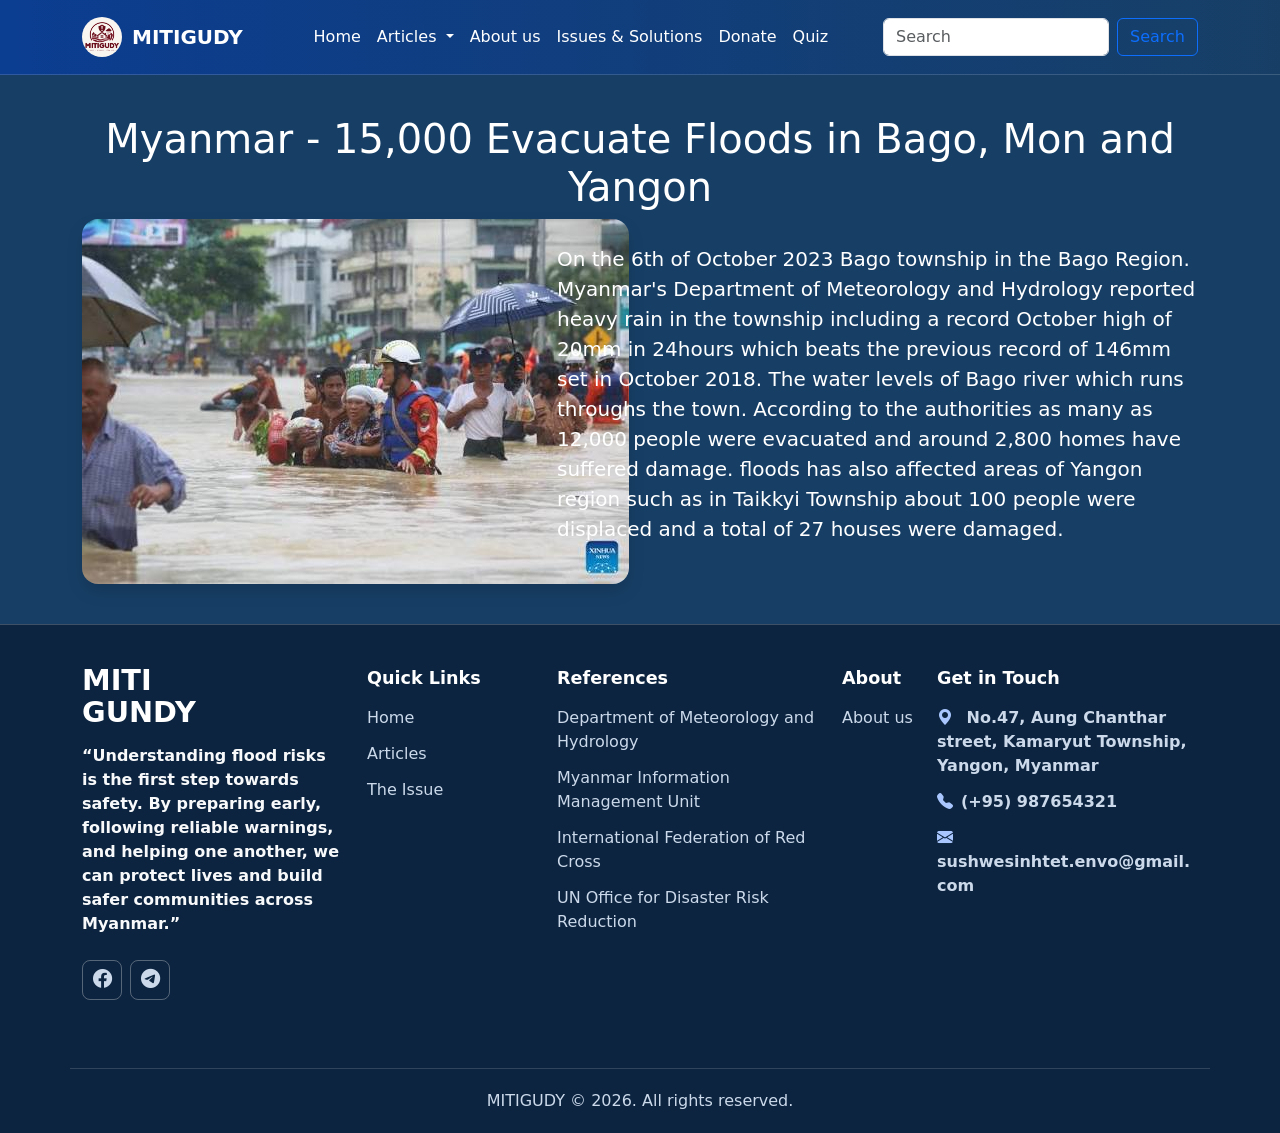
<file: article2.html>
<!DOCTYPE html>
<html lang="en">
<head>
  <meta charset="UTF-8">
  <meta name="viewport" content="width=device-width, initial-scale=1.0">
  <title>MITIGUDY</title>
  <link rel="icon" type="image/png" href="image/logo.png">
 
  <link href="https://cdn.jsdelivr.net/npm/bootstrap@5.3.3/dist/css/bootstrap.min.css" rel="stylesheet">
  <link href="https://cdn.jsdelivr.net/npm/bootstrap-icons@1.11.3/font/bootstrap-icons.min.css" rel="stylesheet">
  <link rel="stylesheet" href="articles.css">
</head>
 
<body>
 
  <!-- Navbar -->
  <nav class="navbar navbar-expand-lg">
    <div class="container">
 
      <a href="index.html" class="navbar-brand">
        <img
          src="image/logo.png"
          class="rounded-circle"
          alt="MITIGUDY Logo">
        MITIGUDY
      </a>
 
      <button
        class="navbar-toggler"
        type="button"
        data-bs-toggle="collapse"
        data-bs-target="#menu"
        aria-controls="menu"
        aria-expanded="false"
        aria-label="Toggle navigation">
 
        <span class="navbar-toggler-icon"></span>
      </button>
 
      <div class="collapse navbar-collapse" id="menu">
 
        <ul class="navbar-nav mx-auto mb-2 mb-lg-0">
          <li class="nav-item">
            <a href="index.html" class="nav-link">Home</a>
          </li>
 
          <li class="nav-item dropdown">
            <a
              class="nav-link dropdown-toggle"
              href="articles.html"
              role="button"
              data-bs-toggle="dropdown"
              aria-expanded="false">
              Articles
            </a>
 
            <ul class="dropdown-menu">
              <li><a class="dropdown-item" href="article1.html">Flood safety</a></li>
              <li><a class="dropdown-item" href="article2.html">Community stories</a></li>
              <li><a class="dropdown-item" href="article3.html">Prevention tips</a></li>
              <li><a class="dropdown-item" href="articles.html">All Articles</a></li>
            </ul>
          </li>
 
          <li class="nav-item">
            <a href="Aboutus.html" class="nav-link">About us</a>
          </li>
 
          <li class="nav-item">
            <a href="issue_and_solution.html" class="nav-link">Issues &amp; Solutions</a>
          </li>
 
          <li class="nav-item">
            <a href="donate_page.html" class="nav-link">Donate</a>
          </li>

          <li class="nav-item">
            <a href="quiz.html" class="nav-link">Quiz</a>
          </li>
        </ul>
 
        <form class="d-flex" role="search" action="#" method="get">
          <input
            type="search"
            class="form-control me-2"
            name="search"
            placeholder="Search"
            aria-label="Search">
 
          <button type="submit" class="btn btn-outline-primary">
            Search
          </button>
        </form>
 
      </div>
    </div>
  </nav>
 
  <!-- Article -->
  <main class="container2">
    <div class="container">
 
      <h1 class="article-title text-center">Myanmar - 15,000 Evacuate Floods in Bago, Mon and Yangon</h1>
 
      <div class="row align-items-center article-row">
 
        <div class="col-12 col-md-5">
          <img
            src="image/arts.png"
            class="article-img rounded-4 shadow"
            alt="Cyclone Nargis flooding in Myanmar">
        </div>
 
        <div class="col-12 col-md-7 article-text">
 
          <p class="lead">
            On the 6th of October 2023 Bago township in the Bago Region. Myanmar's Department of Meteorology and Hydrology reported heavy rain in the township including a record October high of 20mm in 24hours which beats the previous record of 146mm set in October 2018. The water levels of Bago river which runs throughs the town. According to the authorities as many as 12,000 people were evacuated and around 2,800 homes have suffered damage. floods has also affected areas of Yangon region such as in Taikkyi Township about 100 people were displaced and a total of 27 houses were damaged.
          </p>
        </div>
 
      </div>
    </div>
  </main>
 
  <!-- Footer -->
  <footer class="footer-green">
    <div class="container">
        <div class="row">
        <div class="col-lg-3 mb-5">
            <div class="footer-logo mb-3">MITI<br>GUNDY</div>
            <p class="fw-bold text-light mb-4">
            “Understanding flood risks is the first step towards safety. By preparing early, following reliable warnings, and helping one another, we can protect lives and build safer communities across Myanmar.”
            </p>
            <div class="d-flex gap-2 socials">
            <a href="#" class="social-box"><i class="bi bi-facebook"></i></a>
            <a href="#" class="social-box"><i class="bi bi-telegram"></i></a>
            </div>
        </div>
    
        <div class="col-lg-2 mb-5 col-md-12">
            <span class="footer-header">Quick Links</span>
            <ul class="list-unstyled footer-nav">
            <li><a href="index.html">Home</a></li>
            <li><a href="articles.html">Articles</a></li>
            <li><a href="issue_and_solution.html">The Issue</a></li>
            </ul>
        </div>

        <div class="col-lg-3 mb-5 col-md-12">
            <span class="footer-header">References</span>
            <ul class="list-unstyled footer-nav">
            <li><a href="https://www.moezala.gov.mm/">Department of Meteorology and Hydrology</a></li>
            <li><a href="https://themimu.info/">Myanmar Information Management Unit</a></li>
            <li><a href="https://www.ifrc.org/">International Federation of Red Cross</a></li>
            <li><a href="https://www.undrr.org/">UN Office for Disaster Risk Reduction</a></li>
            </ul>
        </div>
    
        <div class="col-lg-1 mb-5 col-md-12">
            <span class="footer-header">About</span>
            <ul class="list-unstyled footer-nav">
            <li><a href="Aboutus.html">About us</a></li>
            </ul>
        </div>
    
        <div class="col-lg-3 mb-5 col-md-12">
            <span class="footer-header">Get in Touch</span>
            <ul class="list-unstyled footer-nav fw-bold">
            <li><i class="bi bi-geo-alt-fill me-2 contact-icon"></i> No.47, Aung Chanthar street, Kamaryut Township, Yangon, Myanmar</li>
            <li><i class="bi bi-telephone-fill me-2 contact-icon"></i>(+95) 987654321</li>
            <li><i class="bi bi-envelope-fill me-2 contact-icon"></i>sushwesinhtet.envo@gmail.com</li>
            </ul>
        </div>
        </div>
    
        <div class="row copyright-bar text-center d-flex justify-content-center">
        <div class="col-md-6">MITIGUDY © 2026. All rights reserved.</div>
        </div>
    </div>
    </footer>
 
  <script src="https://cdn.jsdelivr.net/npm/bootstrap@5.3.3/dist/js/bootstrap.bundle.min.js"></script>
 
</body>
</html>
</file>
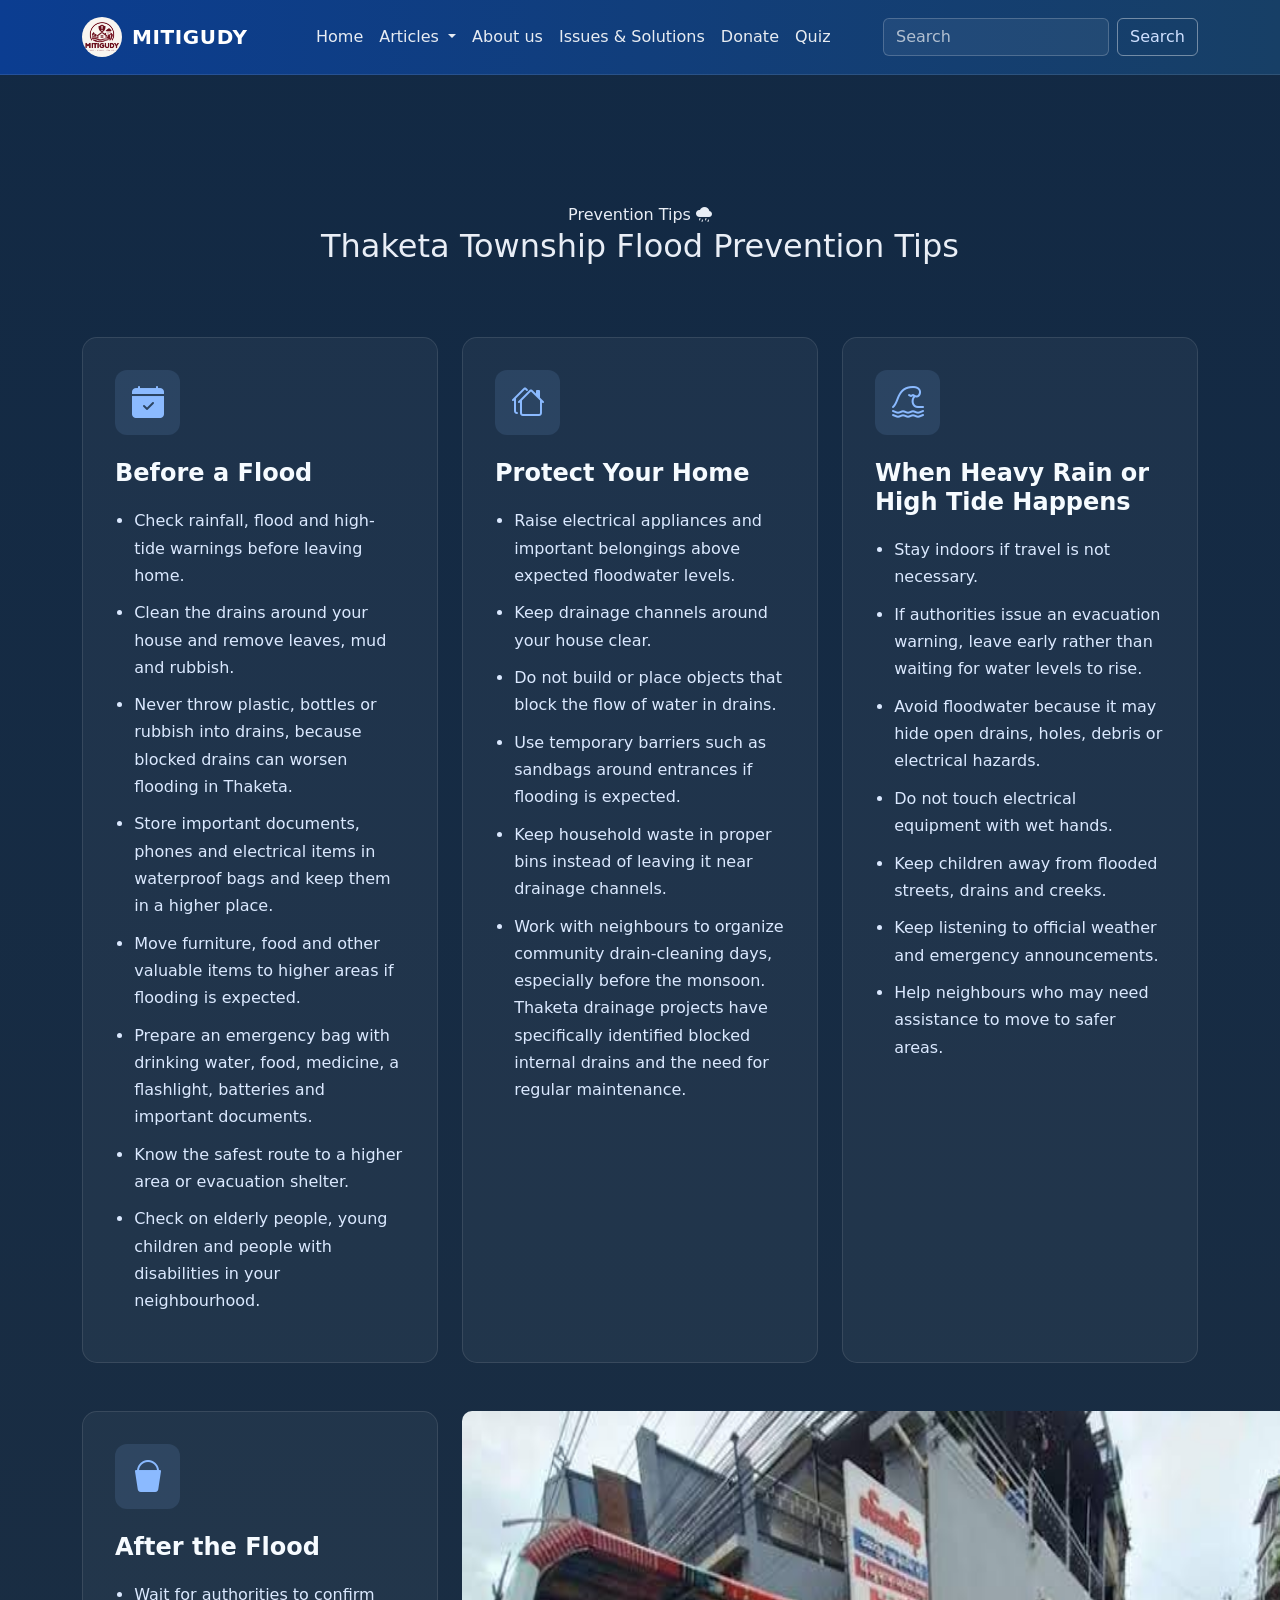
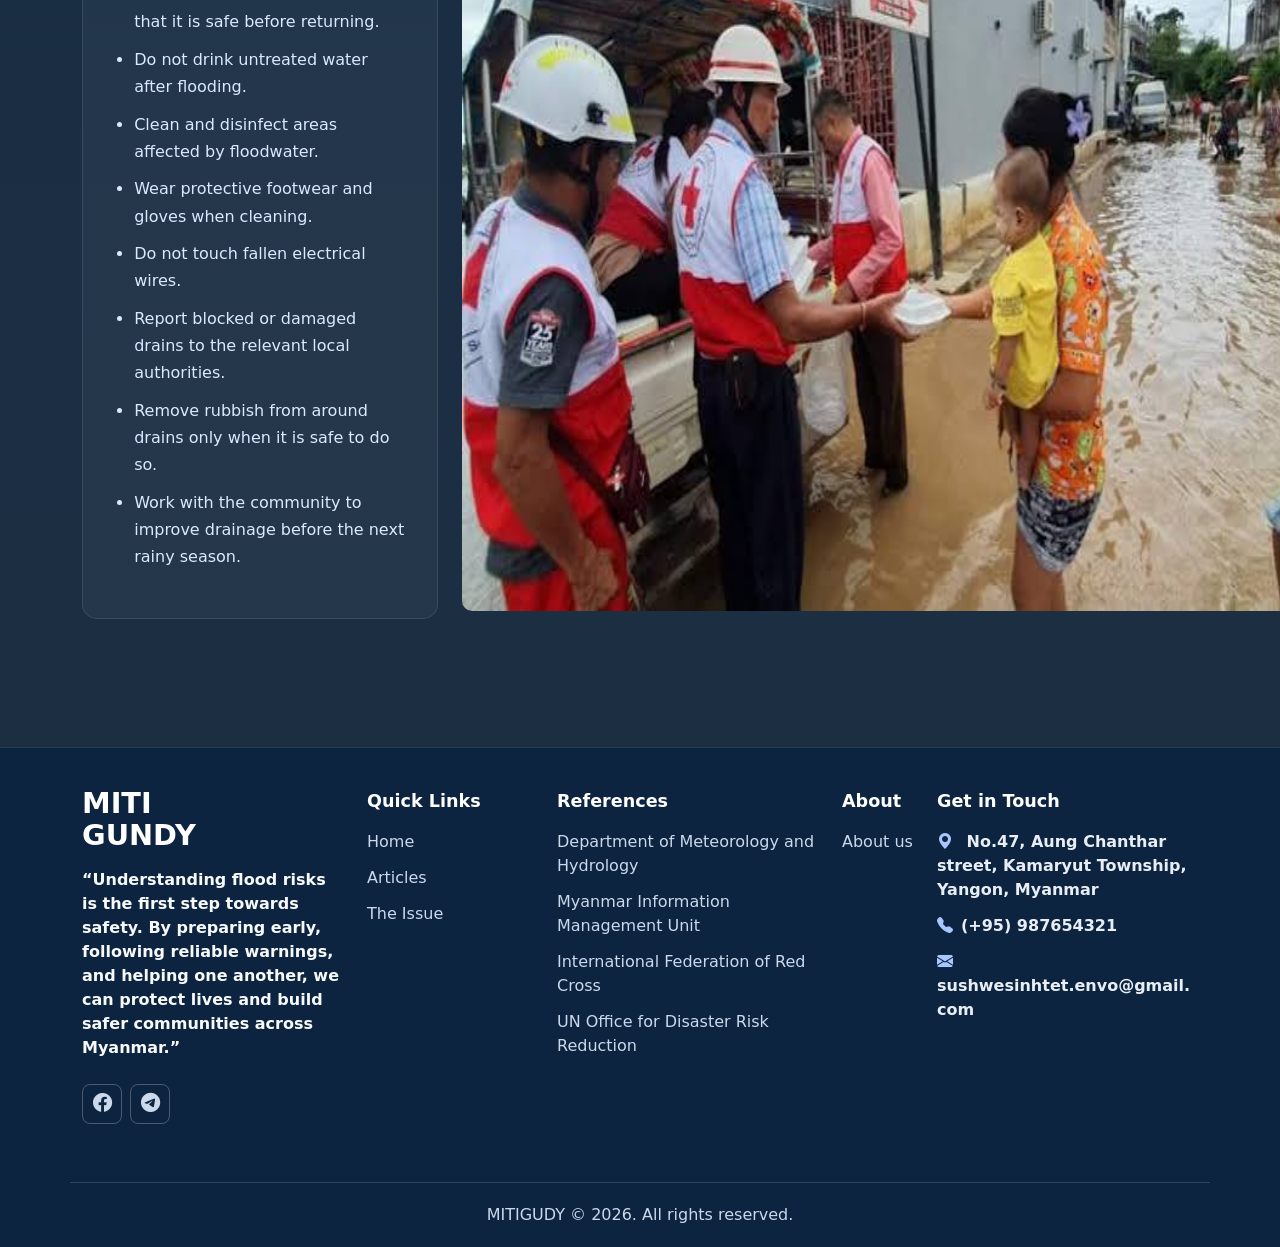
<file: article3.html>
<!DOCTYPE html>
<html lang="en">
<head>
  <meta charset="UTF-8">
  <meta name="viewport" content="width=device-width, initial-scale=1.0">
  <title>MITIGUDY</title>
  <link rel="icon" type="image/png" href="image/logo.png">
 
  <link href="https://cdn.jsdelivr.net/npm/bootstrap@5.3.3/dist/css/bootstrap.min.css" rel="stylesheet">
  <link href="https://cdn.jsdelivr.net/npm/bootstrap-icons@1.11.3/font/bootstrap-icons.min.css" rel="stylesheet">
  <link rel="stylesheet" href="article3.css">
</head>
 
<body>
  <nav class="navbar navbar-expand-lg">
    <div class="container">
 
      <a href="index.html" class="navbar-brand">
        <img
          src="image/logo.png"
          class="rounded-circle"
          alt="MITIGUDY Logo">
        MITIGUDY
      </a>
 
      <button
        class="navbar-toggler"
        type="button"
        data-bs-toggle="collapse"
        data-bs-target="#menu"
        aria-controls="menu"
        aria-expanded="false"
        aria-label="Toggle navigation">
 
        <span class="navbar-toggler-icon"></span>
      </button>
 
      <div class="collapse navbar-collapse" id="menu">
 
        <ul class="navbar-nav mx-auto mb-2 mb-lg-0">
          <li class="nav-item">
            <a href="index.html" class="nav-link">Home</a>
          </li>
 
          <li class="nav-item dropdown">
            <a
              class="nav-link dropdown-toggle"
              href="articles.html"
              role="button"
              data-bs-toggle="dropdown"
              aria-expanded="false">
              Articles
            </a>
 
            <ul class="dropdown-menu">
              <li><a class="dropdown-item" href="article1.html">Flood safety</a></li>
              <li><a class="dropdown-item" href="article2.html">Community stories</a></li>
              <li><a class="dropdown-item" href="article3.html">Prevention tips</a></li>
              <li><a class="dropdown-item" href="articles.html">All Articles</a></li>
            </ul>
          </li>
 
          <li class="nav-item">
            <a href="Aboutus.html" class="nav-link">About us</a>
          </li>
 
          <li class="nav-item">
            <a href="issue_and_solution.html" class="nav-link">Issues &amp; Solutions</a>
          </li>
 
          <li class="nav-item">
            <a href="donate_page.html" class="nav-link">Donate</a>
          </li>
          <li class="nav-item">
            <a href="quiz.html" class="nav-link">Quiz</a>
          </li>
        </ul>
 
        <form class="d-flex" role="search" action="#" method="get">
          <input
            type="search"
            class="form-control me-2"
            name="search"
            placeholder="Search"
            aria-label="Search">
 
          <button type="submit" class="btn btn-outline-primary">
            Search
          </button>
        </form>
 
      </div>
    </div>
  </nav>

  <section class="safety-section">
      <div class="container">

          <div class="text-center mt-5">
              <span class="section-label">Prevention Tips</span>
              <i class="bi bi-cloud-drizzle-fill"></i>
              <h2 class="heading">Thaketa Township Flood Prevention Tips</h2>
              <p class="awareness-subtitle">
                  
              </p>
          </div>

          <div class="row g-4 mt-5 mb-5">

              <!-- Before Flood -->
              <div class="col-lg-4 col-md-6">
                  <div class="safety-card h-100">

                      <div class="safety-icon">
                          <i class="bi bi-calendar-check-fill"></i>
                      </div>

                      <h3>Before a Flood</h3>

                      
                      <ul>
                          <li>Check rainfall, flood and high-tide warnings before leaving home.</li>
                          <li>Clean the drains around your house and remove leaves, mud and rubbish.</li>
                          <li>Never throw plastic, bottles or rubbish into drains, because blocked drains can worsen flooding in Thaketa.</li>
                          <li>Store important documents, phones and electrical items in waterproof bags and keep them in a higher place.</li>
                          <li>Move furniture, food and other valuable items to higher areas if flooding is expected.</li>
                          <li>Prepare an emergency bag with drinking water, food, medicine, a flashlight, batteries and important documents.</li>
                          <li>Know the safest route to a higher area or evacuation shelter.</li>
                          <li>Check on elderly people, young children and people with disabilities in your neighbourhood.</li>
                      </ul>

                  </div>
              </div>

              <!-- Protect -->
              <div class="col-lg-4 col-md-6">
                  <div class="safety-card h-100">

                      <div class="safety-icon">
                          <i class="bi bi-houses"></i>
                      </div>

                      <h3>Protect Your Home</h3>

                      <ul>
                          <li>Raise electrical appliances and important belongings above expected floodwater levels.</li>
                          <li>Keep drainage channels around your house clear.</li>
                          <li>Do not build or place objects that block the flow of water in drains.</li>
                          <li>Use temporary barriers such as sandbags around entrances if flooding is expected.</li>
                          <li>Keep household waste in proper bins instead of leaving it near drainage channels.</li>
                          <li>Work with neighbours to organize community drain-cleaning days, especially before the monsoon. Thaketa drainage projects have specifically identified blocked internal drains and the need for regular maintenance.</li>
                      </ul>

                  </div>
              </div>

              <!-- When Happened -->
              <div class="col-lg-4 col-md-6">
                  <div class="safety-card h-100">

                      <div class="safety-icon">
                          <i class="bi bi-tsunami"></i>
                      </div>

                      <h3>When Heavy Rain or High Tide Happens</h3>

                      <ul>
                          <li>Stay indoors if travel is not necessary.</li>
                          <li>If authorities issue an evacuation warning, leave early rather than waiting for water levels to rise.</li>
                          <li>Avoid floodwater because it may hide open drains, holes, debris or electrical hazards.</li>
                          <li>Do not touch electrical equipment with wet hands.</li>
                          <li>Keep children away from flooded streets, drains and creeks.</li>
                          <li>Keep listening to official weather and emergency announcements.</li>
                          <li>Help neighbours who may need assistance to move to safer areas.</li>
                      </ul>

                  </div>
              </div>

              <!-- After the Flood -->
              <div class="col-lg-4 col-md-6 mt-5">
                  <div class="safety-card h-100">

                      <div class="safety-icon">
                          <i class="bi bi-bucket-fill"></i>
                      </div>

                      <h3>After the Flood</h3>

                      <ul>
                          <li>Wait for authorities to confirm that it is safe before returning.</li>
                          <li>Do not drink untreated water after flooding.</li>
                          <li>Clean and disinfect areas affected by floodwater.</li>
                          <li>Wear protective footwear and gloves when cleaning.</li>
                          <li>Do not touch fallen electrical wires.</li>
                          <li>Report blocked or damaged drains to the relevant local authorities.</li>
                          <li>Remove rubbish from around drains only when it is safe to do so.</li>
                          <li>Work with the community to improve drainage before the next rainy season.</li>
                      </ul>

                  </div>

                  
              </div>
                <div class="col-lg-6 mt-5">
                  <img src="image/art3.png"
                      alt="Introduction"
                      class="intro-img"
                      style="width: 850px; height: 800px; border-radius: 10px;">
              </div>


          </div>
      </div>
  </section>


  <footer class="footer-green">
    <div class="container">
        <div class="row">
        <div class="col-lg-3 mb-5">
            <div class="footer-logo mb-3">MITI<br>GUNDY</div>
            <p class="fw-bold text-light mb-4">
            “Understanding flood risks is the first step towards safety. By preparing early, following reliable warnings, and helping one another, we can protect lives and build safer communities across Myanmar.”
            </p>
            <div class="d-flex gap-2 socials">
            <a href="#" class="social-box"><i class="bi bi-facebook"></i></a>
            <a href="#" class="social-box"><i class="bi bi-telegram"></i></a>
            </div>
        </div>
    
        <div class="col-lg-2 mb-5 col-md-12">
            <span class="footer-header">Quick Links</span>
            <ul class="list-unstyled footer-nav">
            <li><a href="index.html">Home</a></li>
            <li><a href="articles.html">Articles</a></li>
            <li><a href="issue_and_solution.html">The Issue</a></li>
            </ul>
        </div>

        <div class="col-lg-3 mb-5 col-md-12">
            <span class="footer-header">References</span>
            <ul class="list-unstyled footer-nav">
            <li><a href="https://www.moezala.gov.mm/">Department of Meteorology and Hydrology</a></li>
            <li><a href="https://themimu.info/">Myanmar Information Management Unit</a></li>
            <li><a href="https://www.ifrc.org/">International Federation of Red Cross</a></li>
            <li><a href="https://www.undrr.org/">UN Office for Disaster Risk Reduction</a></li>
            </ul>
        </div>
    
        <div class="col-lg-1 mb-5 col-md-12">
            <span class="footer-header">About</span>
            <ul class="list-unstyled footer-nav">
            <li><a href="Aboutus.html">About us</a></li>
            </ul>
        </div>
    
        <div class="col-lg-3 mb-5 col-md-12">
            <span class="footer-header">Get in Touch</span>
            <ul class="list-unstyled footer-nav fw-bold">
            <li><i class="bi bi-geo-alt-fill me-2 contact-icon"></i> No.47, Aung Chanthar street, Kamaryut Township, Yangon, Myanmar</li>
            <li><i class="bi bi-telephone-fill me-2 contact-icon"></i>(+95) 987654321</li>
            <li><i class="bi bi-envelope-fill me-2 contact-icon"></i>sushwesinhtet.envo@gmail.com</li>
            </ul>
        </div>
        </div>
    
        <div class="row copyright-bar text-center d-flex justify-content-center">
        <div class="col-md-6">MITIGUDY © 2026. All rights reserved.</div>
        </div>
    </div>
    </footer>
 
  <script src="https://cdn.jsdelivr.net/npm/bootstrap@5.3.3/dist/js/bootstrap.bundle.min.js"></script>
 
</body>
</html>
</file>
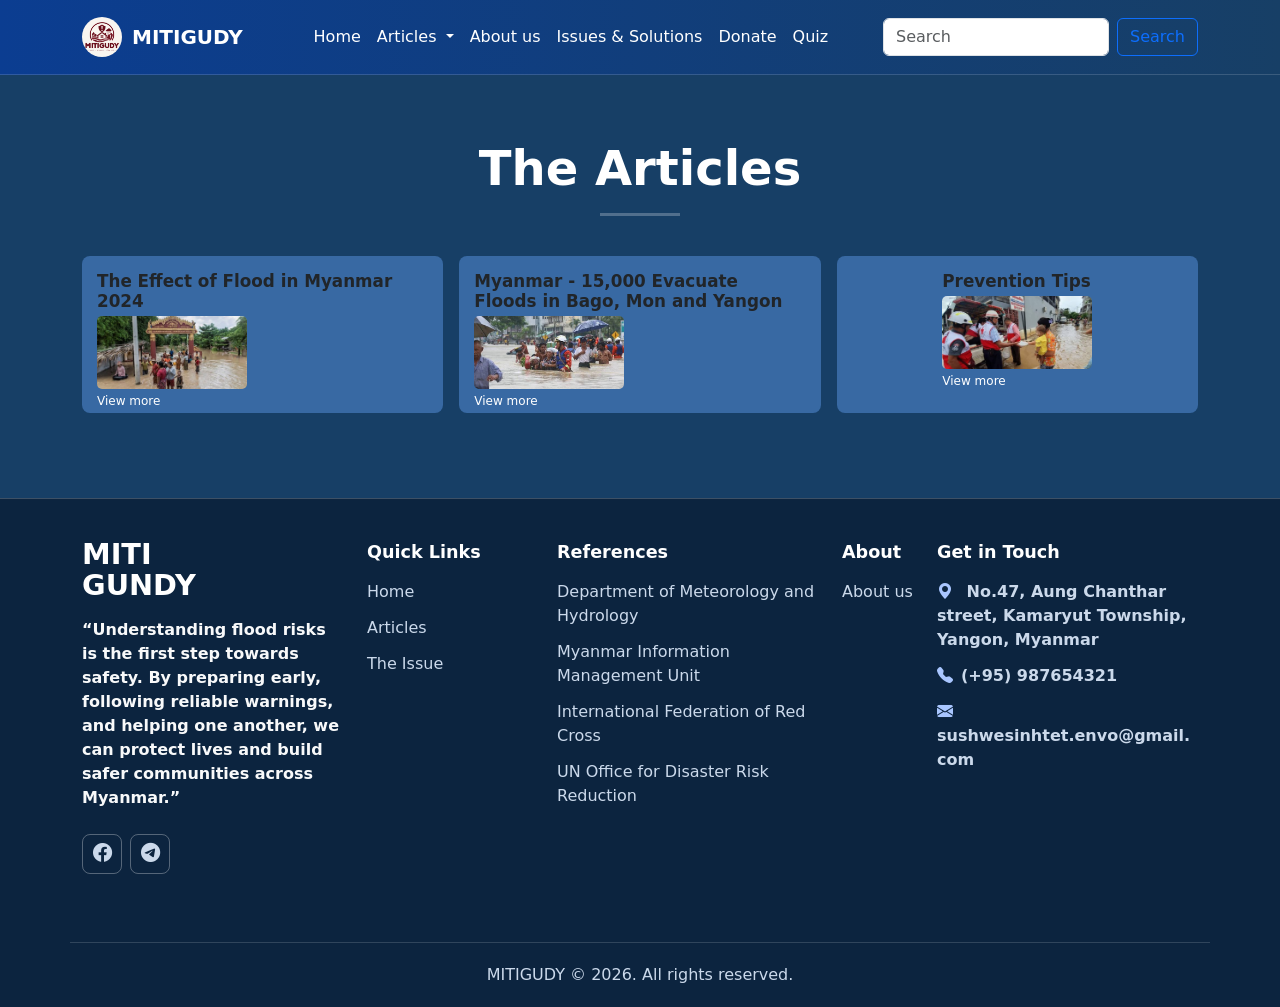
<file: articles.html>
<!DOCTYPE html>
<html lang="en">
<head>
    <meta charset="UTF-8">
    <meta name="viewport" content="width=device-width, initial-scale=1.0">
    <title>MITIGUNDY</title>
    <link rel="icon" type="image/png" href="image/logo.png">
    <link href="https://cdn.jsdelivr.net/npm/bootstrap@5.3.3/dist/css/bootstrap.min.css" rel="stylesheet">
    <link href="https://cdn.jsdelivr.net/npm/bootstrap-icons@1.11.3/font/bootstrap-icons.min.css" rel="stylesheet">
    <link rel="stylesheet" href="articles.css">
</head>
<body>
    <nav class="navbar navbar-expand-lg">
    <div class="container">
 
      <a href="index.html" class="navbar-brand">
        <img
          src="image/logo.png"
          class="rounded-circle"
          alt="MITIGUDY Logo">
        MITIGUDY
      </a>
 
      <button
        class="navbar-toggler"
        type="button"
        data-bs-toggle="collapse"
        data-bs-target="#menu"
        aria-controls="menu"
        aria-expanded="false"
        aria-label="Toggle navigation">
 
        <span class="navbar-toggler-icon"></span>
      </button>
 
      <div class="collapse navbar-collapse" id="menu">
 
        <ul class="navbar-nav mx-auto mb-2 mb-lg-0">
          <li class="nav-item">
            <a href="index.html" class="nav-link">Home</a>
          </li>
 
          <li class="nav-item dropdown">
            <a
              class="nav-link dropdown-toggle"
              href="articles.html"
              role="button"
              data-bs-toggle="dropdown"
              aria-expanded="false">
              Articles
            </a>
 
            <ul class="dropdown-menu">
              <li><a class="dropdown-item" href="article1.html">Flood safety</a></li>
              <li><a class="dropdown-item" href="article2.html">Community stories</a></li>
              <li><a class="dropdown-item" href="article3.html">Prevention tips</a></li>
              <li><a class="dropdown-item" href="articles.html">All Articles</a></li>
            </ul>
          </li>
 
          <li class="nav-item">
            <a href="Aboutus.html" class="nav-link">About us</a>
          </li>
 
          <li class="nav-item">
            <a href="issue_and_solution.html" class="nav-link">Issues &amp; Solutions</a>
          </li>
 
          <li class="nav-item">
            <a href="donate_page.html" class="nav-link">Donate</a>
          </li>

          <li class="nav-item">
            <a href="quiz.html" class="nav-link">Quiz</a>
          </li>
        </ul>
 
        <form class="d-flex" role="search" action="#" method="get">
          <input
            type="search"
            class="form-control me-2"
            name="search"
            placeholder="Search"
            aria-label="Search">
 
          <button type="submit" class="btn btn-outline-primary">
            Search
          </button>
        </form>
 
      </div>
    </div>
  </nav>
<main>
    <div class="article-section">
        <div class="container">

            <div class="section-title">
                <h1 class="display-5 fw-bold">The Articles</h1>
                <hr>
            </div>

            
            <div class="row g-3">

                <div class="col-md-6 col-lg-4">
                    <div class="card article-card">
                        <div>
                            <h5>The Effect of Flood in Myanmar 2024</h5>
                            <img src="image/art1.png" id="card-img">
                            <a href="article1.html" class="nav-link">View more</a>
                        </div>
                    </div>
                </div>

                <div class="col-md-6 col-lg-4">
                    <div class="card article-card">
                        <div>
                            <h5>Myanmar - 15,000 Evacuate Floods in Bago, Mon and Yangon</h5>
                            <img src="image/arts.png" id="card-img">
                            <a href="article2.html" class="nav-link">View more</a>
                        </div>
                    </div>
                </div>

                <div class="col-md-6 col-lg-4">
                    <div class="card article-card">
                        <div>
                            <h5>Prevention Tips</h5>
                            <img src="image/art3.png" id="card-img">
                            <a href="article3.html" class="nav-link">View more</a>
                        </div>
                    </div>
            </div>

            </div>


        </div>
    </div>
</main>
<footer class="footer-green">
    <div class="container">
        <div class="row">
        <div class="col-lg-3 mb-5">
            <div class="footer-logo mb-3">MITI<br>GUNDY</div>
            <p class="fw-bold text-light mb-4">
            “Understanding flood risks is the first step towards safety. By preparing early, following reliable warnings, and helping one another, we can protect lives and build safer communities across Myanmar.”
            </p>
            <div class="d-flex gap-2 socials">
            <a href="#" class="social-box"><i class="bi bi-facebook"></i></a>
            <a href="#" class="social-box"><i class="bi bi-telegram"></i></a>
            </div>
        </div>
    
        <div class="col-lg-2 mb-5 col-md-12">
            <span class="footer-header">Quick Links</span>
            <ul class="list-unstyled footer-nav">
            <li><a href="index.html">Home</a></li>
            <li><a href="articles.html">Articles</a></li>
            <li><a href="issue_and_solution.html">The Issue</a></li>
            </ul>
        </div>

        <div class="col-lg-3 mb-5 col-md-12">
            <span class="footer-header">References</span>
            <ul class="list-unstyled footer-nav">
            <li><a href="https://www.moezala.gov.mm/">Department of Meteorology and Hydrology</a></li>
            <li><a href="https://themimu.info/">Myanmar Information Management Unit</a></li>
            <li><a href="https://www.ifrc.org/">International Federation of Red Cross</a></li>
            <li><a href="https://www.undrr.org/">UN Office for Disaster Risk Reduction</a></li>
            </ul>
        </div>
    
        <div class="col-lg-1 mb-5 col-md-12">
            <span class="footer-header">About</span>
            <ul class="list-unstyled footer-nav">
            <li><a href="Aboutus.html">About us</a></li>
            </ul>
        </div>
    
        <div class="col-lg-3 mb-5 col-md-12">
            <span class="footer-header">Get in Touch</span>
            <ul class="list-unstyled footer-nav fw-bold">
            <li><i class="bi bi-geo-alt-fill me-2 contact-icon"></i> No.47, Aung Chanthar street, Kamaryut Township, Yangon, Myanmar</li>
            <li><i class="bi bi-telephone-fill me-2 contact-icon"></i>(+95) 987654321</li>
            <li><i class="bi bi-envelope-fill me-2 contact-icon"></i>sushwesinhtet.envo@gmail.com</li>
            </ul>
        </div>
        </div>
    
        <div class="row copyright-bar text-center d-flex justify-content-center">
        <div class="col-md-6">MITIGUDY © 2026. All rights reserved.</div>
        </div>
    </div>
    </footer>
<script src="https://cdn.jsdelivr.net/npm/bootstrap@5.3.3/dist/js/bootstrap.bundle.min.js"></script>
</body>
</html>
</file>
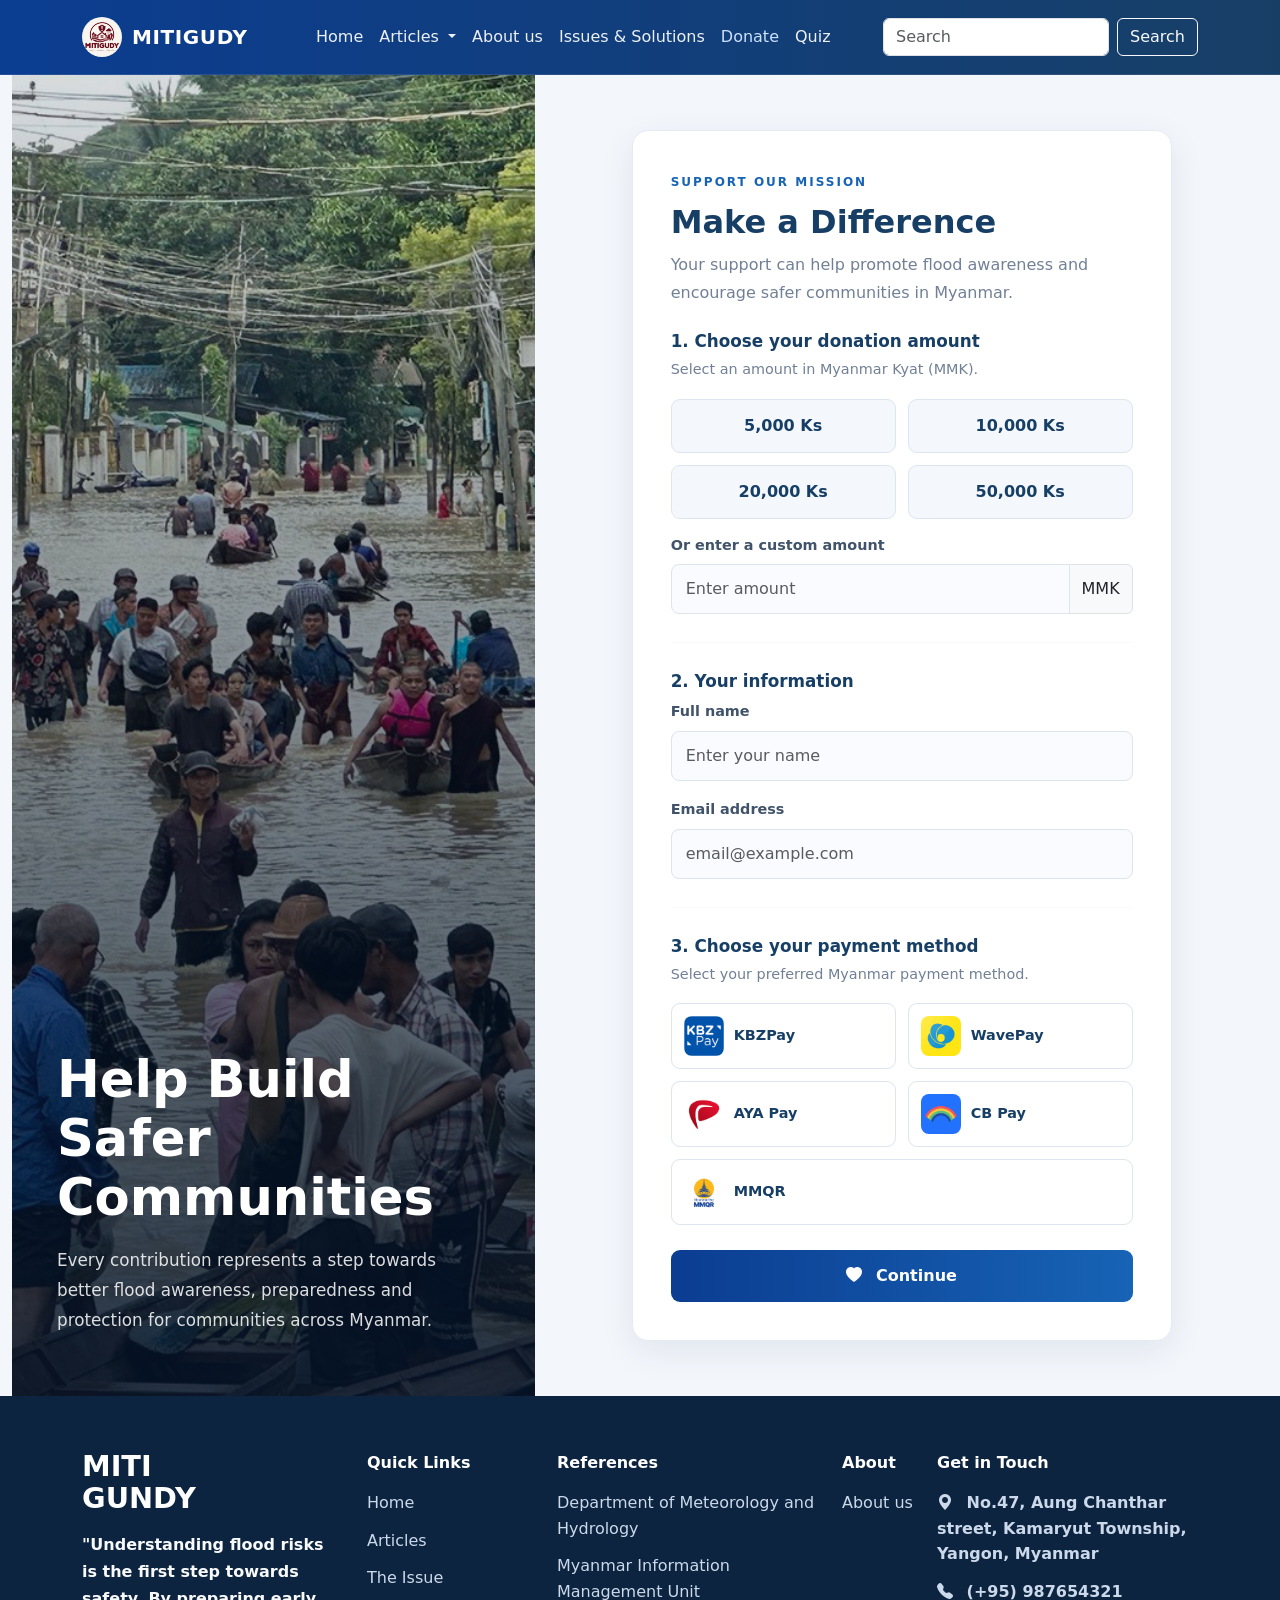
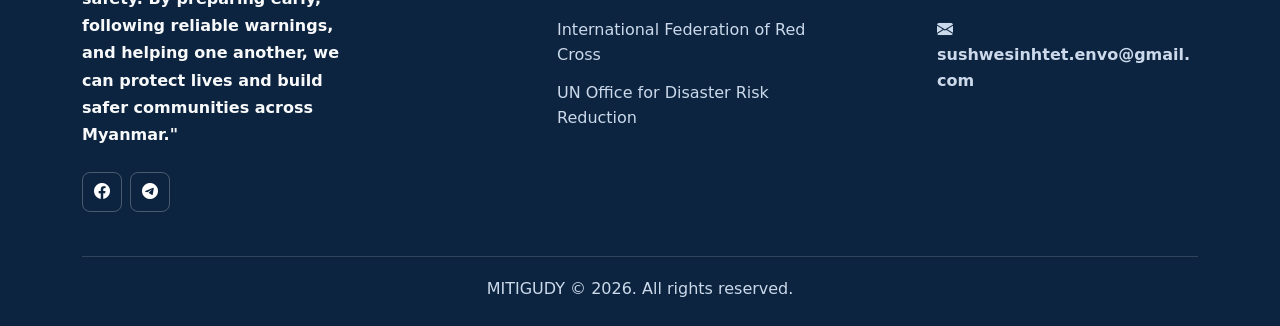
<file: donate_page.html>
<!DOCTYPE html>
<html lang="en">

<head>
  <meta charset="UTF-8">
  <meta name="viewport" content="width=device-width, initial-scale=1.0">

  <title>MITIGUDY | Donate</title>

  <link rel="icon" type="image/png" href="image/logo.png">

  <!-- Bootstrap CSS -->
  <link href="https://cdn.jsdelivr.net/npm/bootstrap@5.3.3/dist/css/bootstrap.min.css" rel="stylesheet">

  <!-- Bootstrap Icons -->
  <link href="https://cdn.jsdelivr.net/npm/bootstrap-icons@1.11.3/font/bootstrap-icons.min.css" rel="stylesheet">

  <!-- Your CSS -->
  <link rel="stylesheet" href="donate.css">

</head>

<body>

<!-- NAVBAR -->

<nav class="navbar navbar-expand-lg">
  <div class="container">

    <a href="index.html" class="navbar-brand">
      <img src="image/logo.png" class="rounded-circle" alt="MITIGUDY Logo">
      MITIGUDY
    </a>

    <button class="navbar-toggler" type="button"
      data-bs-toggle="collapse" data-bs-target="#menu"
      aria-controls="menu" aria-expanded="false"
      aria-label="Toggle navigation">

      <span class="navbar-toggler-icon"></span>

    </button>

    <div class="collapse navbar-collapse" id="menu">

      <ul class="navbar-nav mx-auto mb-2 mb-lg-0">

        <li class="nav-item">
          <a href="index.html" class="nav-link">Home</a>
        </li>

        <li class="nav-item dropdown">
          <a class="nav-link dropdown-toggle" href="articles.html"
            role="button" data-bs-toggle="dropdown">
            Articles
          </a>

          <ul class="dropdown-menu">
            <li><a class="dropdown-item" href="article1.html">Flood safety</a></li>
            <li><a class="dropdown-item" href="article2.html">Community stories</a></li>
            <li><a class="dropdown-item" href="article3.html">Prevention tips</a></li>
            <li><a class="dropdown-item" href="articles.html">All Articles</a></li>
          </ul>
        </li>

        <li class="nav-item">
          <a href="Aboutus.html" class="nav-link">About us</a>
        </li>

        <li class="nav-item">
          <a href="issue_and_solution.html" class="nav-link">Issues &amp; Solutions</a>
        </li>

        <li class="nav-item">
          <a href="donate_page.html" class="nav-link active">Donate</a>
        </li>

        <li class="nav-item">
          <a href="quiz.html" class="nav-link">Quiz</a>
        </li>

      </ul>

      <form class="d-flex" role="search" action="search" method="get">

        <input type="search" class="form-control me-2"
          name="search" placeholder="Search" aria-label="Search">

        <button type="submit" class="btn btn-outline-light">
          Search
        </button>

      </form>

    </div>
  </div>
</nav>


<!-- DONATION SECTION -->

<div class="container-fluid donation-section">

  <div class="row min-vh-100">

    <!-- LEFT IMAGE -->

    <aside class="col-md-5 payment-sidebar">

      <img src="image/donate1.jpg"
        class="payment-image"
        alt="Donation and community support">

      <div class="image-overlay">

        <h1>Help Build Safer Communities</h1>

        <p>
          Every contribution represents a step towards
          better flood awareness, preparedness and
          protection for communities across Myanmar.
        </p>

      </div>

    </aside>


    <!-- RIGHT DONATION FORM -->

    <main class="col-md-7 donation-main">

      <form class="donation-form" id="donationForm"
        onsubmit="return submitDonation()">

        <span class="donation-label">SUPPORT OUR MISSION</span>

        <h2>Make a Difference</h2>

        <p class="donation-description">
          Your support can help promote flood awareness
          and encourage safer communities in Myanmar.
        </p>


        <!-- DONATION AMOUNT -->

        <div class="form-section">

          <h5>1. Choose your donation amount</h5>

          <p class="section-description">
            Select an amount in Myanmar Kyat (MMK).
          </p>

          <div class="amount-options">

            <button type="button" class="amount-btn"
              onclick="selectAmount(5000, this)">
              5,000 Ks
            </button>

            <button type="button" class="amount-btn"
              onclick="selectAmount(10000, this)">
              10,000 Ks
            </button>

            <button type="button" class="amount-btn"
              onclick="selectAmount(20000, this)">
              20,000 Ks
            </button>

            <button type="button" class="amount-btn"
              onclick="selectAmount(50000, this)">
              50,000 Ks
            </button>

          </div>

          <label for="customAmount" class="form-label mt-3">
            Or enter a custom amount
          </label>

          <div class="input-group">

            <input type="number" id="customAmount"
              class="form-control" min="1"
              placeholder="Enter amount"
              oninput="clearAmountSelection()">

            <span class="input-group-text">MMK</span>

          </div>

        </div>


        <hr>


        <!-- PERSONAL INFORMATION -->

        <div class="form-section">

          <h5>2. Your information</h5>

          <div class="mb-3">

            <label for="donorName" class="form-label">
              Full name
            </label>

            <input type="text" id="donorName"
              class="form-control"
              placeholder="Enter your name">

          </div>

          <div class="mb-3">

            <label for="email" class="form-label">
              Email address
            </label>

            <input type="email" id="email"
              class="form-control"
              placeholder="email@example.com">

          </div>

        </div>


        <hr>


        <!-- PAYMENT METHODS -->

        <div class="form-section">

          <h5>3. Choose your payment method</h5>

          <p class="section-description">
            Select your preferred Myanmar payment method.
          </p>

          <div class="payment-methods">

            <!-- KBZ PAY -->

            <button type="button" class="payment-option"
              onclick="selectPayment('KBZPay', this)">

              <img src="image/kbzpay.png"
                class="payment-logo" alt="KBZ Pay logo">

              <span class="payment-name">KBZPay</span>

              <i class="bi bi-check-circle-fill check-icon"></i>

            </button>


            <!-- WAVE PAY -->

            <button type="button" class="payment-option"
              onclick="selectPayment('WavePay', this)">

              <img src="image/wavepay.png"
                class="payment-logo" alt="Wave Pay logo">

              <span class="payment-name">WavePay</span>

              <i class="bi bi-check-circle-fill check-icon"></i>

            </button>


            <!-- AYA PAY -->

            <button type="button" class="payment-option"
              onclick="selectPayment('AYA Pay', this)">

              <img src="image/ayapay.png"
                class="payment-logo" alt="AYA Pay logo">

              <span class="payment-name">AYA Pay</span>

              <i class="bi bi-check-circle-fill check-icon"></i>

            </button>


            <!-- CB PAY -->

            <button type="button" class="payment-option"
              onclick="selectPayment('CB Pay', this)">

              <img src="image/cbpay.png"
                class="payment-logo" alt="CB Pay logo">

              <span class="payment-name">CB Pay</span>

              <i class="bi bi-check-circle-fill check-icon"></i>

            </button>


            <!-- MMQR -->

            <button type="button" class="payment-option mmqr-option"
              onclick="selectPayment('MMQR', this)">

              <img src="image/mmqr.png"
                class="payment-logo" alt="MMQR logo">

              <span class="payment-name">MMQR</span>

              <i class="bi bi-check-circle-fill check-icon"></i>

            </button>

          </div>

        </div>


        <!-- SUBMIT BUTTON -->

        <button type="submit" class="btn donate-button w-100">

          <i class="bi bi-heart-fill me-2"></i>
          Continue

        </button>


        <!-- CONFIRMATION MESSAGE -->

        <div id="confirmationMessage"
          class="confirmation-message"
          role="status" aria-live="polite">
        </div>

      </form>

    </main>

  </div>

</div>


<!-- FOOTER -->

<footer class="footer-green">

  <div class="container">

    <div class="row">

      <!-- LOGO AND DESCRIPTION -->

      <div class="col-lg-3 mb-4">

        <div class="footer-logo">MITI<br>GUNDY</div>

        <p class="fw-bold text-light mt-3 mb-4">

          "Understanding flood risks is the first step
          towards safety. By preparing early, following
          reliable warnings, and helping one another,
          we can protect lives and build safer communities
          across Myanmar."

        </p>

        <div class="d-flex gap-2 socials">

          <a href="#" class="social-box">
            <i class="bi bi-facebook"></i>
          </a>

          <a href="#" class="social-box">
            <i class="bi bi-telegram"></i>
          </a>

        </div>

      </div>


      <!-- QUICK LINKS -->

      <div class="col-lg-2 mb-4">

        <span class="footer-header">Quick Links</span>

        <ul class="list-unstyled footer-nav">

          <li><a href="index.html">Home</a></li>
          <li><a href="articles.html">Articles</a></li>
          <li><a href="issue_and_solution.html">The Issue</a></li>

        </ul>

      </div>


      <!-- REFERENCES -->

      <div class="col-lg-3 mb-4">

        <span class="footer-header">References</span>

        <ul class="list-unstyled footer-nav">

          <li>
            <a href="https://www.moezala.gov.mm/">
              Department of Meteorology and Hydrology
            </a>
          </li>

          <li>
            <a href="https://themimu.info/">
              Myanmar Information Management Unit
            </a>
          </li>

          <li>
            <a href="https://www.ifrc.org/">
              International Federation of Red Cross
            </a>
          </li>

          <li>
            <a href="https://www.undrr.org/">
              UN Office for Disaster Risk Reduction
            </a>
          </li>

        </ul>

      </div>


      <!-- ABOUT -->

      <div class="col-lg-1 mb-4">

        <span class="footer-header">About</span>

        <ul class="list-unstyled footer-nav">

          <li><a href="Aboutus.html">About us</a></li>

        </ul>

      </div>


      <!-- CONTACT -->

      <div class="col-lg-3 mb-4">

        <span class="footer-header">Get in Touch</span>

        <ul class="list-unstyled footer-nav fw-bold">

          <li>
            <i class="bi bi-geo-alt-fill me-2"></i>
            No.47, Aung Chanthar street, Kamaryut Township,
            Yangon, Myanmar
          </li>

          <li>
            <i class="bi bi-telephone-fill me-2"></i>
            (+95) 987654321
          </li>

          <li>
            <i class="bi bi-envelope-fill me-2"></i>
            sushwesinhtet.envo@gmail.com
          </li>

        </ul>

      </div>

    </div>


    <!-- COPYRIGHT -->

    <div class="copyright-bar text-center">

      MITIGUDY © 2026. All rights reserved.

    </div>

  </div>

</footer>


<!-- BOOTSTRAP JAVASCRIPT -->

<script src="https://cdn.jsdelivr.net/npm/bootstrap@5.3.3/dist/js/bootstrap.bundle.min.js"></script>


<!-- SIMPLE YEAR 9 JAVASCRIPT -->

<script>

// VARIABLES

var selectedAmount = 0;
var selectedPayment = "";


// 1. SELECT DONATION AMOUNT

function selectAmount(amount, button) {

  selectedAmount = amount;

  var buttons = document.getElementsByClassName("amount-btn");

  // Remove previous selection

  for (var i = 0; i < buttons.length; i++) {

    buttons[i].className = "amount-btn";

  }

  // Highlight selected button

  button.className = "amount-btn selected";

  // Clear custom amount

  document.getElementById("customAmount").value = "";

}


// 2. CUSTOM DONATION AMOUNT

function clearAmountSelection() {

  var buttons = document.getElementsByClassName("amount-btn");

  for (var i = 0; i < buttons.length; i++) {

    buttons[i].className = "amount-btn";

  }

  selectedAmount = 0;

}


// 3. SELECT PAYMENT METHOD

function selectPayment(method, button) {

  selectedPayment = method;

  var options = document.getElementsByClassName("payment-option");

  // Remove previous selection

  for (var i = 0; i < options.length; i++) {

    if (i == 4) {

      options[i].className = "payment-option mmqr-option";

    } else {

      options[i].className = "payment-option";

    }

  }

  // Highlight selected payment

  button.className = button.className + " selected";

}


// 4. SUBMIT DONATION FORM

function submitDonation() {

  var name = document.getElementById("donorName").value;

  var customAmount = document.getElementById("customAmount").value;

  var amount = selectedAmount;

  var confirmationMessage =
    document.getElementById("confirmationMessage");


  // Check custom amount

  if (customAmount != "") {

    amount = parseInt(customAmount);

  }


  // Check donation amount

  if (amount <= 0 || isNaN(amount)) {

    alert("Please select or enter a donation amount.");

    return false;

  }


  // Check payment method

  if (selectedPayment == "") {

    alert("Please select a payment method.");

    return false;

  }


  // Check donor name

  if (name == "") {

    name = "supporter";

  }


  // Display confirmation message

  confirmationMessage.textContent =
    "Donation details submitted! Thank you " + name +
    "! Your selected donation is " + amount +
    " MMK using " + selectedPayment + ".";

  confirmationMessage.style.display = "block";


  return false;

}

</script>

</body>
</html>
</file>
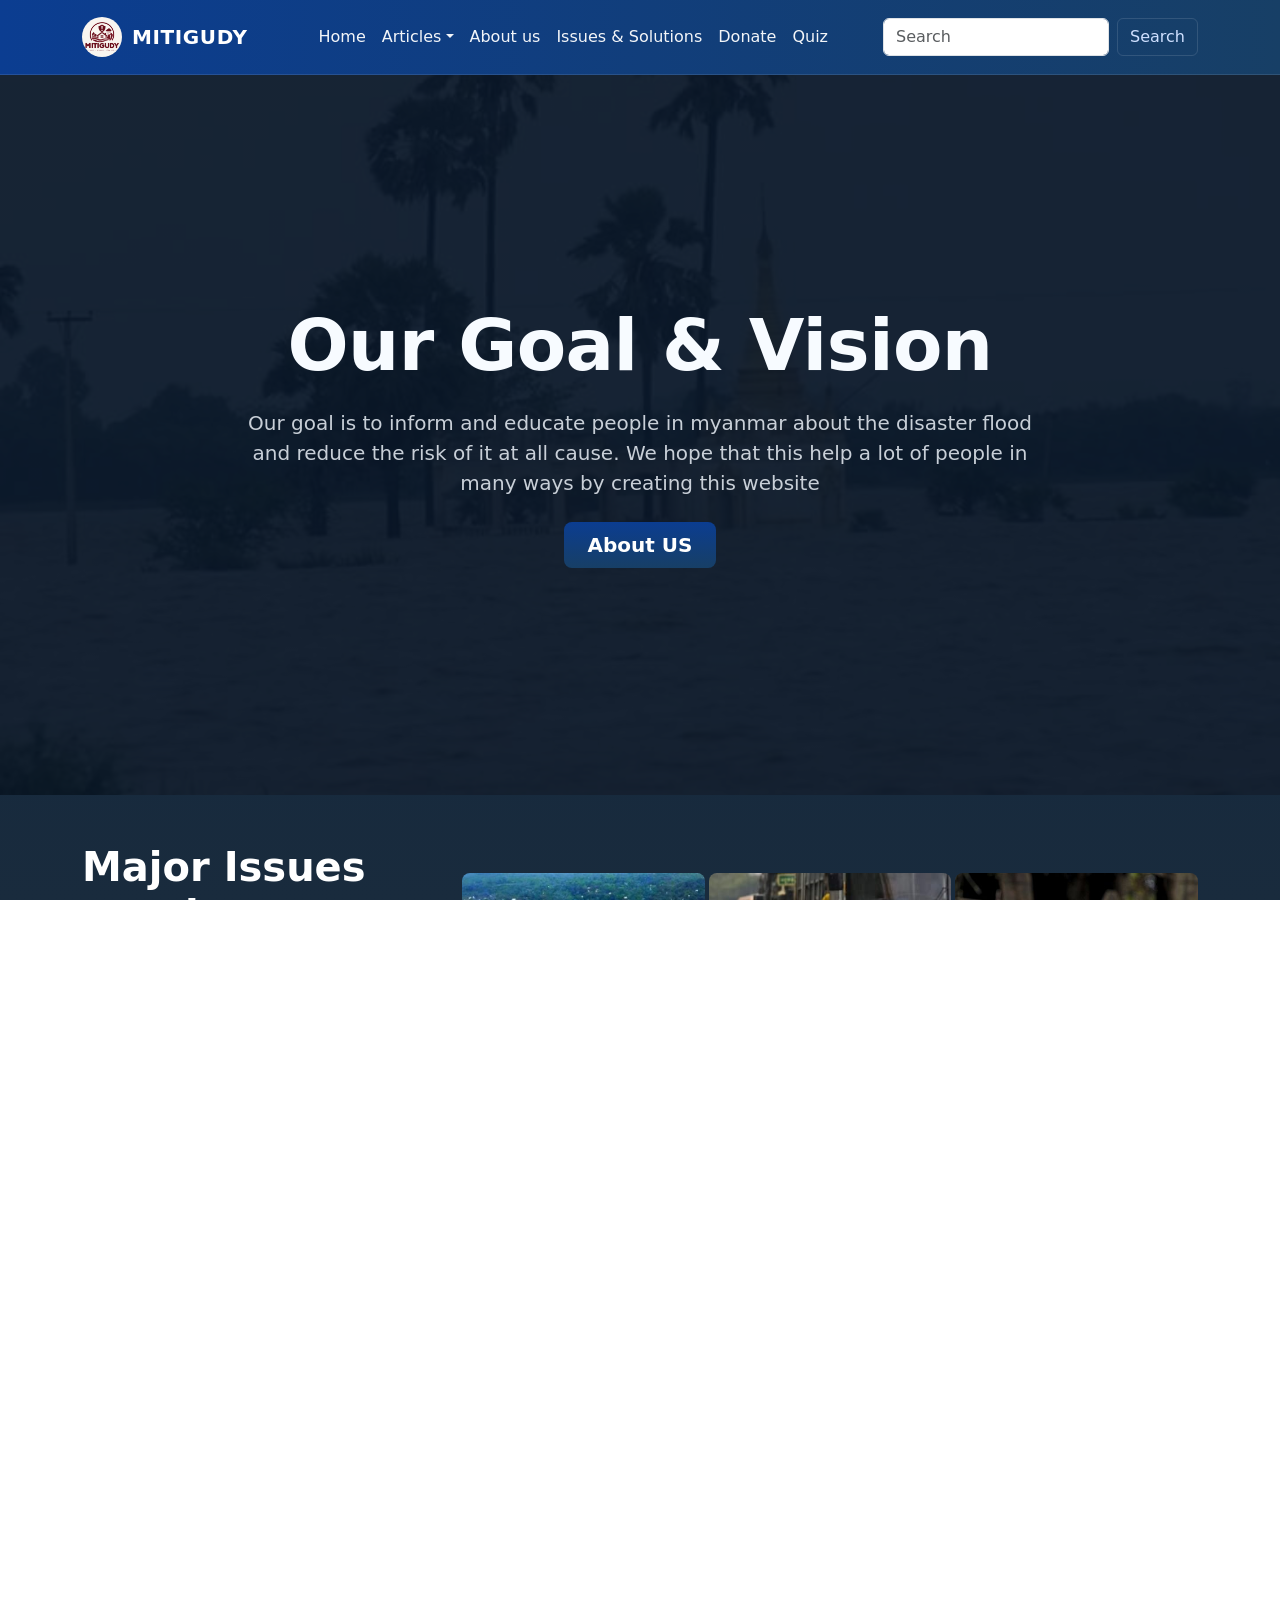
<file: issue_and_solution.html>
<!DOCTYPE html>
<html lang="en">
<head>
  <meta charset="utf-8" />
  <meta name="viewport" content="width=device-width, initial-scale=1" />
  <title>MITIGUDY</title>
  <link rel="icon" type="image/png" href="image/logo.png">

  <!-- Bootstrap CSS -->
  <link href="https://cdn.jsdelivr.net/npm/bootstrap@5.0.2/dist/css/bootstrap.min.css" rel="stylesheet">
 
  <!-- Bootstrap Icons -->
  <link rel="stylesheet" href="https://cdn.jsdelivr.net/npm/bootstrap-icons@1.10.5/font/bootstrap-icons.css">
 
  <link rel="stylesheet" href="issue.css">
</head>
<body>
 
  <!-- Navbar -->
<nav class="navbar navbar-expand-lg">
  <div class="container">
    <a href="index.html" class="navbar-brand">
      <img src="image/logo.png" class="rounded-circle" alt="MITIGUDY Logo">
      MITIGUDY
    </a>
 
    <button class="navbar-toggler" type="button" data-bs-toggle="collapse" data-bs-target="#menu"
      aria-controls="menu" aria-expanded="false" aria-label="Toggle navigation">
      <span class="navbar-toggler-icon"></span>
    </button>
 
    <div class="collapse navbar-collapse" id="menu">
      <ul class="navbar-nav mx-auto mb-2 mb-lg-0">
        <li class="nav-item"><a href="index.html" class="nav-link">Home</a></li>
 
        <li class="nav-item dropdown">
          <a class="nav-link dropdown-toggle" href="articles.html" id="articlesDropdown" role="button"
             data-bs-toggle="dropdown" aria-expanded="false">Articles</a>
          <ul class="dropdown-menu" aria-labelledby="articlesDropdown">
            <li><a class="dropdown-item" href="article1.html">Flood safety</a></li>
            <li><a class="dropdown-item" href="article2.html">Community stories</a></li>
            <li><a class="dropdown-item" href="article3.html">Prevention Tips</a></li>
            <li><a class="dropdown-item" href="articles.html">All Articles</a></li>
          </ul>
        </li>
 
        <li class="nav-item"><a href="Aboutus.html" class="nav-link">About us</a></li>
        <li class="nav-item"><a href="issue_and_solution.html" class="nav-link">Issues &amp; Solutions</a></li>
        <li class="nav-item"><a href="donate_page.html" class="nav-link">Donate</a></li>
        <li class="nav-item"><a href="quiz.html" class="nav-link">Quiz</a></li>
      </ul>
 
      <form class="d-flex" role="search" action="#" method="get">
        <input type="search" class="form-control me-2" name="search" placeholder="Search" aria-label="Search">
        <button type="submit" class="btn btn-outline-primary">Search</button>
      </form>
    </div>
  </div>
</nav>
 
  <!-- Hero -->
  <header class="position-relative text-white text-center" style="background: linear-gradient(rgba(0,0,0,0.45), rgba(0,0,0,0.45)), url('image/heroi&s.jpg') center/cover no-repeat;">
    <div class="container">

      <h1 class="fw-bold mb-3">Our Goal & Vision</h1>

      <p class="mb-4" style="max-width:820px;">Our goal is to inform and educate people in myanmar about the disaster flood and reduce the risk of it at all cause. We hope that this help a lot of people in many ways by creating this website</p>

        <a class="btn btn-primary btn-lg px-4 py-2 rounded-3 fw-bold" id="buttons" href="Aboutus.html">About US</a>


    </div>
  </header>
  
    <!-- MAJOR ISSUES SECTION -->
    <section class="container my-5 text-white">

    <div class="row align-items-center g-4">

        <!-- Text on the left -->
        <div class="col-lg-4">
        <h2 class="display-6 fw-bold mb-3">
            Major Issues<br>
            causing flooding
        </h2>

        <p class="text-secondary lh-lg">
            Heavy Rain during the monsoon season, embankment failures, deforestation, urban drainage issues, snow melting, flash floods, and tropical cyclones. 
        </p>

        <a href="index.html" id="buttons" class="btn btn-primary btn-lg fw-bold px-4">
            Learn more
        </a>
        </div>

        <!-- Three images on the right -->
        <div class="col-lg-8">
            <div class="row g-3">

                <!-- Image 1 -->
                <div class="col-4">
                    <div class="rounded-3 overflow-hidden">
                        <img id="imag" src="image/image1.jpg" class="img-fluid w-100"alt="Flooding" style="height: 290px; object-fit: cover;">
                    </div>
                </div>

                <!-- Image 2 -->
                <div class="col-4">
                    <div class="rounded-3 overflow-hidden">
                        <img id="imag" src="image/image2.jpg" class="img-fluid w-100" alt="Flood damage" style="height: 290px; object-fit: cover;">
                    </div>
                </div>

                <!-- Image 3 -->
                <div class="col-4">
                    <div class="rounded-3 overflow-hidden">
                        <img id="imag" src="image/image3.jpg" class="img-fluid w-100" alt="Flood impact" style="height: 290px; object-fit: cover;">
                    </div>
                </div>

            </div>
        </div>

    </div>
    </section>




    <!--Issue&Solution-->    
    <section class="container my-5 text-white mb-5">
        <div class="row g-4">

            <!-- Title -->
            <div class="text-center mb-5">
                <h2 class="heading">Solutions for Every Issue, A Better Future for All</h2>
                <p class="awareness-subtitle" style="color: white;">
                    Every issue has a solution; with the right approach, determination, and teamwork, we can turn every challenge into an opportunity for positive change.
                </p>
            </div>

            <!-- CARD 1 -->
            <div class="col-lg-4 col-md-6">
                <div class="card h-100">
                    <img src="image/card1.jpg" alt="Heavy rain" class="w-100">

                    <div class="card-body d-flex flex-column">
                        <h5>Heavy Rain during the monsoon season</h5>
                        <p>Mostly, floods happen in rural areas near rivers and streams that can easily overflow. Especially in Ayeyarwade Region, Western Bago Region, Sagaing Region, Rakhine Region, and Yangon Region. (Should focus on Ayeyarwade Region because it's currently happening)</p>

                        <button class="btn btn-primary mt-auto"
                            data-bs-toggle="modal" data-bs-target="#myModal1">
                            Solution
                        </button>
                    </div>
                    <!-- MODAL-->
                    <div class="modal fade" id="myModal1" tabindex="-1">
                        <div class="modal-dialog modal-sm modal-dialog-centered">
                            <div class="modal-content">
                                <div class="modal-header">
                                    <h5 class="modal-title">Solution for the issue</h5>
                                    <button type="button" class="btn-close" data-bs-dismiss="modal"></button>
                                </div>
                                <div class="modal-body">
                                    Relocating buildings or activities in areas highly exposed to risk
                                </div>
                                <div class="modal-footer">
                                    <button class="btn btn-danger" data-bs-dismiss="modal">Close</button>
                                </div>
                            </div>
                        </div>
                    </div>
                </div>
            </div>

            <!-- CARD 2 -->
            <div class="col-lg-4 col-md-6">
                <div class="card h-100">
                    <img src="image/card2.jpg" alt="Embankment failure" class="w-100">

                    <div class="card-body d-flex flex-column">
                        <h5>Embankment failures</h5>
                        <p>Embankment and dike failures in Myanmar are primarily driven by prolonged heavy monsoon rains, deforestation, lack of maintenance, and substandard construction materials.</p>

                        <button class="btn btn-primary mt-auto"
                            data-bs-toggle="modal" data-bs-target="#myModal2">
                            Solution
                        </button>
                    </div>
                    <!-- MODAL -->
                    <div class="modal fade" id="myModal2" tabindex="-1">
                        <div class="modal-dialog modal-sm modal-dialog-centered">
                            <div class="modal-content">
                                <div class="modal-header">
                                    <h5 class="modal-title">Solution for the issue</h5>
                                    <button type="button" class="btn-close" data-bs-dismiss="modal"></button>
                                </div>
                                <div class="modal-body">
                                    Build stronger dam using good quality materials only. Engineering is higly required in such project instead of building with local carpenters.
                                </div>
                                <div class="modal-footer">
                                    <button class="btn btn-danger" data-bs-dismiss="modal">Close</button>
                                </div>
                            </div>
                        </div>
                    </div>
                </div>
            </div>

            <!-- CARD 3 -->
            <div class="col-lg-4 col-md-6">
                <div class="card h-100">
                    <img src="image/card3.jpg" alt="Deforestation" class="w-100">

                    <div class="card-body d-flex flex-column">
                        <h5>Poor drainage</h5>
                        <p>In some towns and cities, blocked or insufficient drainage makes flooding worse.</p>

                        <button class="btn btn-primary mt-auto"
                            data-bs-toggle="modal" data-bs-target="#myModal3">
                            Solution
                        </button>
                    </div>
                    <!-- MODAL -->
                    <div class="modal fade" id="myModal3" tabindex="-1">
                        <div class="modal-dialog modal-sm modal-dialog-centered">
                            <div class="modal-content">
                                <div class="modal-header">
                                    <h5 class="modal-title">Solution for the issue</h5>
                                    <button type="button" class="btn-close" data-bs-dismiss="modal"></button>
                                </div>
                                <div class="modal-body">
                                    Integrated combination of systematic waste management, regular channel dredging, and infrastructure upgrades overseen by authorities like the Yangon City Development Committee (YCDC).
                                </div>
                                <div class="modal-footer">
                                    <button class="btn btn-danger" data-bs-dismiss="modal">Close</button>
                                </div>
                            </div>
                        </div>
                    </div>
                </div>
            </div>

            <!-- CARD 4 -->
            <div class="col-lg-4 col-md-6">
                <div class="card h-100">
                    <img src="image/ card4.jpg" alt="Urban drainage" class="w-100">

                    <div class="card-body d-flex flex-column">
                        <h5>Homes and villages are flooded</h5>
                        <p>Heavy rainfall and riverbank embankment breaches can flood houses and force families to evacuate. In August 2026, flooding in Laymyethna Township affected thousands of households.</p>

                        <button class="btn btn-primary mt-auto"
                            data-bs-toggle="modal" data-bs-target="#myModal4">
                            Solution
                        </button>
                    </div>
                    <!-- MODAL -->
                    <div class="modal fade" id="myModal4" tabindex="-1">
                        <div class="modal-dialog modal-sm modal-dialog-centered">
                            <div class="modal-content">
                                <div class="modal-header">
                                    <h5 class="modal-title">Solution for the issue</h5>
                                    <button type="button" class="btn-close" data-bs-dismiss="modal"></button>
                                </div>
                                <div class="modal-body">
                                    Building new structures to protect against floods: dams, dikes, temporary protections and barriers (valves, cofferdams), etc.
                                </div>
                                <div class="modal-footer">
                                    <button class="btn btn-danger" data-bs-dismiss="modal">Close</button>
                                </div>
                            </div>
                        </div>
                    </div>
                </div>
            </div>

            <!-- CARD 5 -->
            <div class="col-lg-4 col-md-6">
                <div class="card h-100">
                    <img src="image/card5.jpg" alt="Snow melting" class="w-100">

                    <div class="card-body d-flex flex-column">
                        <h5>Farmers lose their crops</h5>
                        <p>Floodwater can destroy rice fields, damage seedlings, and cover farmland with mud and debris. This reduces farmers' income and can affect the food supply. </p>

                        <button class="btn btn-primary mt-auto"
                            data-bs-toggle="modal" data-bs-target="#myModal5">
                            Solution
                        </button>
                    </div>
                </div>
                <!-- MODAL -->
                <div class="modal fade" id="myModal5" tabindex="-1">
                    <div class="modal-dialog modal-sm modal-dialog-centered">
                        <div class="modal-content">
                            <div class="modal-header">
                                <h5 class="modal-title">Solution for the issue</h5>
                                <button type="button" class="btn-close" data-bs-dismiss="modal"></button>
                            </div>
                            <div class="modal-body">
                                Restoring access to vital inputs, specifically high-quality replacement seeds, saplings, and basic tools, so they can replant and recover food production as quickly as possible.
                            </div>
                            <div class="modal-footer">
                                <button class="btn btn-danger" data-bs-dismiss="modal">Close</button>
                            </div>
                        </div>
                    </div>
                </div>
            </div>

            <!-- CARD 6 -->
            <div class="col-lg-4 col-md-6">
                <div class="card h-100">
                    <img src="image/card6.jpg" alt="Cyclones and storms" class="w-100">

                    <div class="card-body d-flex flex-column">
                        <h5>Roads and schools are damaged</h5>
                        <p>Floods can damage roads, bridges, and school buildings, making it difficult for children to attend school and for families to travel.</p>

                        <button class="btn btn-primary mt-auto"
                            data-bs-toggle="modal" data-bs-target="#myModal6">
                            Solution
                        </button>
                    </div>
                    <!-- MODAL 6 -->
                    <div class="modal fade" id="myModal6" tabindex="-1">
                        <div class="modal-dialog modal-sm modal-dialog-centered">
                            <div class="modal-content">
                                <div class="modal-header">
                                    <h5 class="modal-title">Solution for the issue</h5>
                                    <button type="button" class="btn-close" data-bs-dismiss="modal"></button>
                                </div>
                                <div class="modal-body">
                                    A unified strategy of "Building Back Better" through resilient, localized infrastructure combined with rapid temporary deployments.
                                </div>
                                <div class="modal-footer">
                                    <button class="btn btn-danger" data-bs-dismiss="modal">Close</button>
                                </div>
                            </div>
                        </div>
                    </div>
                </div>
            </div>

        </div>
    </section>

    <!-- Target Issue&Solution-->
    <section class="targetissue-section mt-5">
        <div class="container">
            <div class="row align-items-center g-5">

                <div class="col-lg-6">
                    <i class="bi bi-asterisk" style="size: 30px;"></i>
                    <span class="section-label" style="font-size: xx-large;">Our Target Issue</span>

                    <p class="parag mt-3" style="color: white;">
                        Target place: Thaketa Township, Yangon
                    </p>

                    <p class="parag" style="color: white;">
                        Disaster: Urban flooding
                    </p>

                    <p class="parag" style="color: white;">
                        Main system studied: Drainage channels and drainage outlets
                    </p>

                    <p class="parag" style="color: white;">
                        Main issue: Heavy rainfall + blocked/insufficient drainage + tidal influence
                    </p>

                    <p class="parag" style="color: white;">
                        Possible solution: Improve drain capacity, regular waste removal, better drainage outlets, and sustainable urban drainage.
                    </p>

                </div>

                <div class="col-lg-6 mb-5">
                    <img id="imag" src="image/targetissue2.png" alt="Target Issue and Solution" class="intro-img" style="width: 600px; height: 450px; border-radius: 10px;">
                </div>

            </div>
        </div>
    </section>

    <section class="targetsolution-section mt-5">
        <div class="container">
            <div class="row align-items-center g-5">

                <div class="col-lg-6">
                    <img id="imag" src="image/targetsolution.png" alt="Target Issue and Solution" class="intro-img" style="width: 600px; height: 800px; border-radius: 10px;">
                    <img id="imag" src="image/targetsolution2.png" alt="Target Issue and Solution" class="intro-img mt-5" style="width: 600px; height: 500px; border-radius: 10px;">

                </div>

                <div class="col-lg-6">
                    <i class="bi bi-send"></i>
                    <span class="section-label" style="font-size: x-large;">Our Target Solution</span>

                    <h2 class="intro-title mt-4">
                      More solutions for Thaketa flooding
                    </h2>

                    <p class="parag mb-3" style="color: white;">
                        1. Widen and deepen main drains <br>
                        <ul>
                            <li>Allows more rainwater to flow through the drainage network.</li>
                            <li>Some proposed Thaketa drainage improvements specifically focus on redesigning main drains and culverts.</li>
                        </ul>
                    </p>

                    <p class="parag" style="color: white;">
                        2. Clean drains regularly <br>
                        <ul>
                            <li>Remove garbage, mud, sediment and plants that block water flow. </li>
                            <li>This is especially important because blocked drains are a known problem in Thaketa. </li>
                        </ul>
                        </p>

                    <p class="parag" style="color: white;">
                        3. Improve drainage outlets <br>
                        <ul>
                            <li>Improve the points where neighborhood drains release water into larger rivers/creeks. </li>
                            <li>Thaketa's existing project specifically identified Outlet 1 and Outlet 4 for improvement. </li>
                        </ul>
                        </p>

                    <p class="parag" style="color: white;">
                        4. Install better culverts <br>
                        <ul>
                            <li>Replace or enlarge narrow crossings under roads so water doesn't become trapped. </li>
                            <li>Several culverts were identified for improvement in the Thaketa drainage proposal. </li>
                        </ul>
                    </p>

                    <p class="parag" style="color: white;">
                        5. Create temporary water-storage areas <br>
                        <ul>
                            <li>During heavy rain, water can temporarily collect in designated areas instead of flooding houses and roads. </li>
                            <li>This is called buffer storage and has been proposed for Thaketa Ward 5. </li>
                        </ul>
                    </p>

                    <p class="parag" style="color: white;">
                        6. Rainwater harvesting <br>
                        <ul>
                            <li>Collect rainwater from roofs in tanks. </li>
                            <li>This reduces the amount of water entering drains immediately. </li>
                            <li>Rainwater-harvesting systems were actually piloted in five locations in Thaketa Ward 5. </li>
                        </ul>
                        </p>

                    <p class="parag" style="color: white;">
                        7. Use permeable surfaces <br>
                        <ul>
                            <li>Replace some concrete areas with surfaces that allow rainwater to soak into the ground. </li>
                            <li>This reduces surface runoff and pressure on drains. </li>
                        </ul>
                    </p>

                    <p class="parag" style="color: white;">
                        8. Plant more vegetation <br>
                        <ul>
                            <li>Trees and plants can help slow rainfall runoff and increase infiltration. </li>
                            <li>Vegetation is included among the flood-resilience measures considered for Thaketa.</li>
                        </ul>
                    </p>

                    <p class="parag" style="color: white;">
                        9. Improve waste management <br>
                        <ul>
                            <li>Put more waste bins in flood-prone areas and prevent rubbish from entering drains. </li>
                            <li>This directly addresses one of the causes of blocked drainage in Thaketa. </li>
                        </ul>
                    </p>

                    <p class="parag" style="color: white;">
                        10. Water-level monitoring <br>
                        <ul>
                            <li>Install simple water-level markers/sensors to warn residents when drainage channels or nearby water bodies become dangerously high. </li>
                            <li>Water-level monitoring was already tested in Thaketa's adaptation project. </li>
                        </ul>
                    </p>

                    <a href="https://asiaclimatelab.com/resources/work-with-ycdc-on-larger-drains-outlets-introduction-basic-information/" id="buttons" class="btn btn-primary btn-lg">
                        Discover More
                        <i class="bi bi-arrow-right ms-2"></i>
                    </a>

                    <a href="https://thewateragency.com/services/scoping-the-interventions-for-thaketa-township/" id="buttons" class="btn btn-primary btn-lg">
                        Discover More
                        <i class="bi bi-arrow-right ms-2"></i>
                    </a>
                </div>

            </div>
        </div>
    </section>

  <!-- Footer -->
    <footer class="footer-green">
    <div class="container">
        <div class="row">
        <div class="col-lg-3 mb-5">
            <div class="footer-logo mb-3">MITI<br>GUNDY</div>
            <p class="fw-bold text-light mb-4">
            “Understanding flood risks is the first step towards safety. By preparing early, following reliable warnings, and helping one another, we can protect lives and build safer communities across Myanmar.”
            </p>
            <div class="d-flex gap-2 socials">
            <a href="#" class="social-box"><i class="bi bi-facebook"></i></a>
            <a href="#" class="social-box"><i class="bi bi-telegram"></i></a>
            </div>
        </div>
    
        <div class="col-lg-2 mb-5 col-md-12">
            <span class="footer-header">Quick Links</span>
            <ul class="list-unstyled footer-nav">
            <li><a href="index.html">Home</a></li>
            <li><a href="articles.html">Articles</a></li>
            <li><a href="issue_and_solution.html">The Issue</a></li>
            </ul>
        </div>

        <div class="col-lg-3 mb-5 col-md-12">
            <span class="footer-header">References</span>
            <ul class="list-unstyled footer-nav">
            <li><a href="https://www.moezala.gov.mm/">Department of Meteorology and Hydrology</a></li>
            <li><a href="https://themimu.info/">Myanmar Information Management Unit</a></li>
            <li><a href="https://www.ifrc.org/">International Federation of Red Cross</a></li>
            <li><a href="https://www.undrr.org/">UN Office for Disaster Risk Reduction</a></li>
            </ul>
        </div>
    
        <div class="col-lg-1 mb-5 col-md-12">
            <span class="footer-header">About</span>
            <ul class="list-unstyled footer-nav">
            <li><a href="Aboutus.html">About us</a></li>
            </ul>
        </div>
    
        <div class="col-lg-3 mb-5 col-md-12">
            <span class="footer-header">Get in Touch</span>
            <ul class="list-unstyled footer-nav fw-bold">
            <li><i class="bi bi-geo-alt-fill me-2 contact-icon"></i> No.47, Aung Chanthar street, Kamaryut Township, Yangon, Myanmar</li>
            <li><i class="bi bi-telephone-fill me-2 contact-icon"></i>(+95) 987654321</li>
            <li><i class="bi bi-envelope-fill me-2 contact-icon"></i>sushwesinhtet.envo@gmail.com</li>
            </ul>
        </div>
        </div>
    
        <div class="row copyright-bar text-center d-flex justify-content-center">
        <div class="col-md-6">MITIGUDY © 2026. All rights reserved.</div>
        </div>
    </div>
    </footer>
 
  <!-- Bootstrap JS bundle (includes Popper) -->
  <script src="https://cdn.jsdelivr.net/npm/bootstrap@5.0.2/dist/js/bootstrap.bundle.min.js"></script>
 
  <script>
    // 1) Close mobile navbar when a nav link is clicked (nice UX)
    
    (function () {
      var nav = document.getElementById('menu');
      if (!nav) return;

      var bsCollapse = new bootstrap.Collapse(nav, {
        toggle: false
      });

      // Close the mobile navbar only when a normal link is clicked.
      // Do NOT close it when the dropdown toggle is clicked.
      document.querySelectorAll(
        '.navbar-nav .nav-link:not(.dropdown-toggle)'
      ).forEach(function (link) {
        link.addEventListener('click', function () {
          if (
            window.getComputedStyle(
              document.querySelector('.navbar-toggler')
            ).display !== 'none'
          ) {
            bsCollapse.hide();
          }
        });
      });
    })();

 
    // 2) Add small animation classes to accordion panels using Bootstrap events
    (function() {
      var accordion = document.getElementById('faqAccordion');
      if (!accordion) return;
 
      accordion.addEventListener('show.bs.collapse', function (evt) {
        // ensure the opening panel has smooth opacity transition (CSS handles it)
        evt.target.classList.remove('collapsing-hidden');
      });
 
      accordion.addEventListener('hide.bs.collapse', function (evt) {
        // no-op, CSS handles collapse animation
      });
    })();
    
  </script>
</body>
</html>
</file>
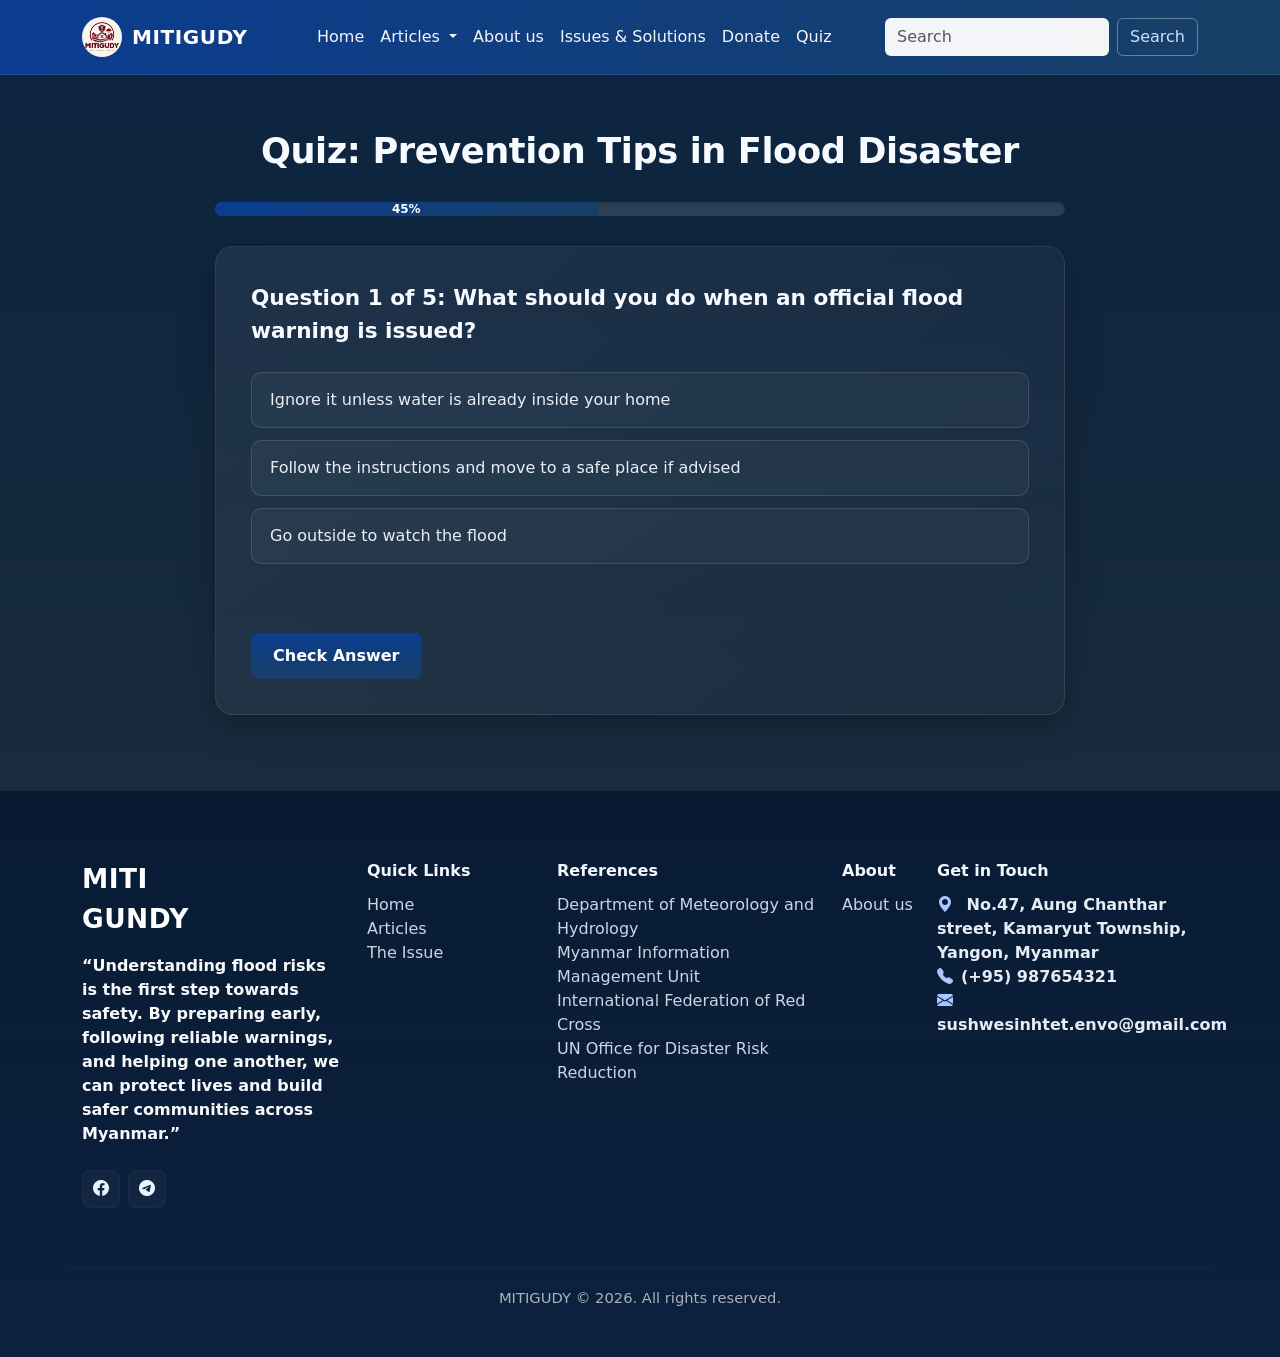
<file: quiz.html>
<!DOCTYPE html>
<html lang="en">
<head>
  <meta charset="UTF-8">
  <meta name="viewport" content="width=device-width, initial-scale=1.0">

  <title>MITIGUDY</title>
  <link rel="icon" type="image/png" href="image/logo.png">

  <!-- Bootstrap -->
  <link
    href="https://cdn.jsdelivr.net/npm/bootstrap@5.0.2/dist/css/bootstrap.min.css"
    rel="stylesheet"
  >

  <!-- Bootstrap Icons -->
  <link
    rel="stylesheet"
    href="https://cdn.jsdelivr.net/npm/bootstrap-icons@1.10.5/font/bootstrap-icons.css"
  >

  <link rel="stylesheet" href="quiz.css">
</head>


<body>


<!--NAVBAR-->

<nav class="navbar navbar-expand-lg">

  <div class="container">

    <a href="index.html" class="navbar-brand">

      <img src="image/logo.png" class="rounded-circle" alt="MITIGUDY Logo">
      MITIGUDY
    </a>


    <button class="navbar-toggler" type="button" data-bs-toggle="collapse" data-bs-target="#menu" aria-controls="menu" aria-expanded="false" aria-label="Toggle navigation">

      <span class="navbar-toggler-icon"></span>

    </button>


    <div class="collapse navbar-collapse" id="menu">
      <ul class="navbar-nav mx-auto mb-2 mb-lg-0">
        <li class="nav-item">

          <a href="index.html" class="nav-link"> Home </a>

        </li>


        <li class="nav-item dropdown">

          <a class="nav-link dropdown-toggle" href="articles.html" id="articlesDropdown" role="button" data-bs-toggle="dropdown" aria-expanded="false">
            Articles
          </a>


          <ul class="dropdown-menu" aria-labelledby="articlesDropdown">

            <li>
              <a class="dropdown-item" href="article1.html">
                Flood safety
              </a>
            </li>

            <li>
              <a class="dropdown-item" href="article2.html">
                Community stories
              </a>
            </li>

            <li>
              <a class="dropdown-item" href="article3.html">
                Prevention Tips
              </a>
            </li>

            <li>
              <a class="dropdown-item" href="articles.html">
                All Articles
              </a>
            </li>

          </ul>

        </li>


        <li class="nav-item">

          <a href="Aboutus.html" class="nav-link">
            About us
          </a>

        </li>


        <li class="nav-item">

          <a href="issue_and_solution.html" class="nav-link">
            Issues &amp; Solutions
          </a>

        </li>


        <li class="nav-item">

          <a href="donate_page.html" class="nav-link">
            Donate
          </a>

        </li>

        <li class="nav-item">

          <a href="quiz.html" class="nav-link">
            Quiz
          </a>

        </li>

      </ul>


      <!-- Search -->

      <form class="d-flex" role="search" action="#" method="get">

        <input type="search" class="form-control me-2" name="search" placeholder="Search" aria-label="Search">

        <button type="submit" class="btn btn-outline-primary" >
          Search
        </button>

      </form>

    </div>

  </div>

</nav>



<!-- QUIZ-->

<div class="quiz-container">

  <div class="container">


    <h2>
      Quiz: Prevention Tips in Flood Disaster
    </h2>


    <!-- Progress -->

    <div
      class="progress"
      role="progressbar"
      aria-label="Quiz progress score"
      aria-valuemin="0"
      aria-valuemax="100"
      aria-valuenow="45"
    >

      <div
        id="myBar"
        class="progress-bar"
        style="width: 45%"
      >
        45%
      </div>

    </div>


    <!-- Quiz Card -->

    <section
      id="quizArea"
      aria-live="polite"
    >

      <h3 id="questionText"></h3>


      <div id="choices"></div>


      <p
        id="feedback"
        class="mt-3"
      ></p>


      <button
        id="submitBtn"
        type="button"
        class="btn"
      >
        Check Answer
      </button>


      <button
        id="nextBtn"
        type="button"
        class="btn"
        hidden
      >
        Next Question
      </button>

    </section>

  </div>

</div>



<!-- FOOTER -->

<footer class="footer-green">
    <div class="container">
        <div class="row">
        <div class="col-lg-3 mb-5">
            <div class="footer-logo mb-3">MITI<br>GUNDY</div>
            <p class="fw-bold text-light mb-4">
            “Understanding flood risks is the first step towards safety. By preparing early, following reliable warnings, and helping one another, we can protect lives and build safer communities across Myanmar.”
            </p>
            <div class="d-flex gap-2 socials">
            <a href="#" class="social-box"><i class="bi bi-facebook"></i></a>
            <a href="#" class="social-box"><i class="bi bi-telegram"></i></a>
            </div>
        </div>
    
        <div class="col-lg-2 mb-5 col-md-12">
            <span class="footer-header">Quick Links</span>
            <ul class="list-unstyled footer-nav">
            <li><a href="index.html">Home</a></li>
            <li><a href="articles.html">Articles</a></li>
            <li><a href="issue_and_solution.html">The Issue</a></li>
            </ul>
        </div>

        <div class="col-lg-3 mb-5 col-md-12">
            <span class="footer-header">References</span>
            <ul class="list-unstyled footer-nav">
            <li><a href="https://www.moezala.gov.mm/">Department of Meteorology and Hydrology</a></li>
            <li><a href="https://themimu.info/">Myanmar Information Management Unit</a></li>
            <li><a href="https://www.ifrc.org/">International Federation of Red Cross</a></li>
            <li><a href="https://www.undrr.org/">UN Office for Disaster Risk Reduction</a></li>
            </ul>
        </div>
    
        <div class="col-lg-1 mb-5 col-md-12">
            <span class="footer-header">About</span>
            <ul class="list-unstyled footer-nav">
            <li><a href="Aboutus.html">About us</a></li>
            </ul>
        </div>
    
        <div class="col-lg-3 mb-5 col-md-12">
            <span class="footer-header">Get in Touch</span>
            <ul class="list-unstyled footer-nav fw-bold">
            <li><i class="bi bi-geo-alt-fill me-2 contact-icon"></i> No.47, Aung Chanthar street, Kamaryut Township, Yangon, Myanmar</li>
            <li><i class="bi bi-telephone-fill me-2 contact-icon"></i>(+95) 987654321</li>
            <li><i class="bi bi-envelope-fill me-2 contact-icon"></i>sushwesinhtet.envo@gmail.com</li>
            </ul>
        </div>
        </div>
    
        <div class="row copyright-bar text-center d-flex justify-content-center">
        <div class="col-md-6">MITIGUDY © 2026. All rights reserved.</div>
        </div>
    </div>
    </footer>



<!-- BOOTSTRAP JAVASCRIPT -->

<script
  src="https://cdn.jsdelivr.net/npm/bootstrap@5.0.2/dist/js/bootstrap.bundle.min.js"
></script>



<!-- QUIZ JAVASCRIPT-->

<script>

  const questions = [

    {
      question:
        "What should you do when an official flood warning is issued?",

      choices: [
        "Ignore it unless water is already inside your home",

        "Follow the instructions and move to a safe place if advised",

        "Go outside to watch the flood"
      ],

      answer: 1
    },


    {
      question:
        "What is the safest thing to do if you encounter a flooded road?",

      choices: [
        "Walk or drive through if the water looks shallow",

        "Wait in the road for the water to go down",

        "Turn around and find a safer route"
      ],

      answer: 2
    },


    {
      question:
        "Where should you go if your area is flooding?",

      choices: [
        "To higher ground or a designated evacuation shelter",

        "Into a basement",

        "Under a bridge"
      ],

      answer: 0
    },


    {
      question:
        "What is useful to include in an emergency kit?",

      choices: [
        "Only clothing",

        "Drinking water, food, a flashlight, and essential medicines",

        "Heavy furniture"
      ],

      answer: 1
    },


    {
      question:
        "What should you do before floodwater reaches your home, if there is time?",

      choices: [
        "Follow local safety guidance and move important items to a higher level",

        "Touch electrical equipment to check if it is working",

        "Stay near the river to monitor the water"
      ],

      answer: 0
    }

  ];


  /* QUIZ VARIABLES */

  let currentQuestion = 0;

  let score = 45;

  let answered = false;


  /* ELEMENTS */

  const questionText =
    document.getElementById("questionText");

  const choices =
    document.getElementById("choices");

  const feedback =
    document.getElementById("feedback");

  const progressBar =
    document.getElementById("myBar");

  const progress =
    progressBar.parentElement;

  const submitBtn =
    document.getElementById("submitBtn");

  const nextBtn =
    document.getElementById("nextBtn");

  const quizArea =
    document.getElementById("quizArea");


  /* UPDATE PROGRESS */

  function updateProgress() {

    score =
      Math.max(
        0,
        Math.min(100, score)
      );

    progressBar.style.width =
      score + "%";

    progressBar.textContent =
      score + "%";

    progress.setAttribute(
      "aria-valuenow",
      score
    );

  }


  /* =========================
     SHOW QUESTION
     ========================= */

  function showQuestion() {

    answered = false;

    feedback.textContent = "";

    submitBtn.hidden = false;

    nextBtn.hidden = true;


    const item =
      questions[currentQuestion];


    questionText.textContent =
      `Question ${currentQuestion + 1} of ${questions.length}: ${item.question}`;


    choices.innerHTML =
      item.choices.map(
        (choice, index) => `

          <div class="form-check">

            <input
              class="form-check-input"
              type="radio"
              name="quizAnswer"
              id="choice${index}"
              value="${index}"
            >

            <label
              class="form-check-label"
              for="choice${index}"
            >
              ${choice}
            </label>

          </div>

        `
      ).join("");

  }


  /* CHECK ANSWER */

  submitBtn.addEventListener(
    "click",
    () => {

      if (answered) return;


      const selected =
        document.querySelector(
          'input[name="quizAnswer"]:checked'
        );


      if (!selected) {

        feedback.textContent =
          "Please choose an answer first.";

        return;

      }


      answered = true;


      const correct =
        Number(selected.value) ===
        questions[currentQuestion].answer;


      if (correct) {

        score += 10;

        feedback.textContent =
          "Correct! 10% added to your progress.";

        feedback.style.color =
          "#9be7b2";

      }

      else {

        score -= 10;

        feedback.textContent =
          "That answer is incorrect. 10% deducted from your progress.";

        feedback.style.color =
          "#ffb4b4";

      }


      updateProgress();


      document
        .querySelectorAll(
          'input[name="quizAnswer"]'
        )
        .forEach(
          input => {
            input.disabled = true;
          }
        );


      submitBtn.hidden = true;

      nextBtn.hidden = false;


      nextBtn.textContent =
        currentQuestion === questions.length - 1
          ? "See Results"
          : "Next Question";

    }
  );


  /* NEXT QUESTION */

  nextBtn.addEventListener(
    "click",
    () => {

      currentQuestion++;


      if (
        currentQuestion <
        questions.length
      ) {

        showQuestion();

      }

      else {

        quizArea.classList.add(
          "quiz-complete"
        );


        questionText.textContent =
          "Quiz complete!";


        choices.innerHTML = "";


        feedback.textContent =
          `Your final progress score is ${score}%.`;


        feedback.style.color =
          "#cfe0ff";


        submitBtn.hidden = true;

        nextBtn.hidden = true;

      }

    }
  );


  /* START QUIZ */

  showQuestion();


  /* MOBILE NAVBAR */

  (function () {

    var nav =
      document.getElementById("menu");

    if (!nav) return;


    var bsCollapse =
      new bootstrap.Collapse(
        nav,
        {
          toggle: false
        }
      );


    document
      .querySelectorAll(
        ".navbar-nav .nav-link:not(.dropdown-toggle)"
      )
      .forEach(
        function (link) {

          link.addEventListener(
            "click",
            function () {

              var toggler =
                document.querySelector(
                  ".navbar-toggler"
                );


              if (
                toggler &&
                window.getComputedStyle(
                  toggler
                ).display !== "none"
              ) {

                bsCollapse.hide();

              }

            }
          );

        }
      );

  })();

</script>

</body>
</html>
</file>
<file: style.css>
:root{
      --primary-blue:#0b3d91;
      --accent:#173f66;
      --surface:#2f3942;
      --muted:#6e7780;
      --glass: rgba(255,255,255,0.04);
      --footer-bg: linear-gradient(180deg, rgba(8,26,50,0.95), rgba(11,33,64,0.98));
    }
 
    html,body{
      height:100%;
      background: linear-gradient(180deg, #0c243f 0%, #192b3d 100%);
      color: #e9eef6;
      font-family: system-ui, -apple-system, "Segoe UI", Roboto, "Helvetica Neue", Arial;
    }
 
    a { color: var(--accent); }
    a:hover { color: #a9c6ff; }
 
    /* Navbar */
    .navbar {
      background: linear-gradient(90deg, var(--primary-blue), var(--accent));
      border-bottom: 1px solid rgba(255,255,255,0.1);
      padding: 12px 0;
    }
    .navbar-brand {
      display:flex; align-items:center; gap:10px; color:#fff; font-weight:700; letter-spacing:.6px;
    }
    .navbar-brand img{ width:40px; height:40px; object-fit:cover; }
 
    .nav-link{ color: rgba(255,255,255,0.95) !important; font-weight:500; }
    .nav-link:hover{ color:#cbe1ff !important; }
 
    /* Ensure the toggler icon is visible on dark backgrounds */
    .navbar-toggler {
      border-color: rgba(255,255,255,0.2);
    }
    .navbar-toggler-icon{
      /* explicit white hamburger svg so filter issues won't hide it */
      background-image: url("data:image/svg+xml;utf8,<svg xmlns='http://www.w3.org/2000/svg' viewBox='0 0 30 30'><path stroke='rgba(255,255,255,0.95)' stroke-linecap='round' stroke-miterlimit='10' stroke-width='2' d='M4 7h22M4 15h22M4 23h22'/></svg>");
      background-repeat: no-repeat;
      background-position: center;
      background-size: 22px 22px;
    }
 
    /* Dropdown */
    .dropdown-menu { background-color: #173f66; border-color: rgba(255,255,255,0.12); }
    .dropdown-item { color:#e9eef6; }
    .dropdown-item:hover { background-color:#0b3d91; color:#fff; }
 
    /* All button */
    #buttons{
      transition: transform 0.3s ease, box-shadow 0.3s ease;
      overflow: hidden;
      border: none;
    }
    #buttons:hover {
      transform: translateY(-10px);
      box-shadow: 0 12px 25px rgba(0, 0, 0, 0.35);
    }

    /* Header / Hero */
    header.position-relative{
      height:80vh; min-height:520px; display:flex; align-items:center; justify-content:center; text-align:center;
      background-color:#071427; position:relative; padding:3rem 0;
      background-size:cover; background-position:center;
    }
    header.position-relative .container {
      position: relative;
      z-index: 1;
    }
    
    header::before{
      content:""; position:absolute; inset:0;
      background:rgba(7,20,39,0.85);
      pointer-events:none;
    }
    header h1{ color:#f7fbff; font-weight:800; font-size: clamp(2.25rem, 7vw, 4.5rem); letter-spacing:-0.6px; }
    header p{ color: rgba(233,238,246,0.85); font-size: clamp(1rem, 2.2vw, 1.25rem); max-width:900px; margin:1.25rem auto 2rem; }
 
    .btn-primary{ background: linear-gradient(180deg, var(--primary-blue), var(--accent)); border:none; }
    .btn-outline-primary{ color:#cfe0ff; border-color: rgba(255,255,255,0.12); }
 
    /* Slogan */
    .slogan-sec{ padding:3rem 0; background: linear-gradient(90deg, rgba(9,24,40,0.6), rgba(23,34,45,0.55)); }
    .slogan-sec p{ margin:0; color:#eaf2ff; }
    .join-btn{ background: var(--accent); color:#fff; padding:.65rem 1rem; border-radius:.5rem; text-decoration:none; }
 
    /* Flood Information Card*/
    .card {
        transition: transform 0.3s ease, box-shadow 0.3s ease;
        overflow: hidden;
        border: none;
    }

    .card:hover {
        transform: translateY(-10px);
        box-shadow: 0 12px 25px rgba(0, 0, 0, 0.35);
    }
    .card-header {
        transition: background-color 0.3s ease;
    }

    .card:hover .card-header {
        background-color: #dceaff;
    }
    
    /* Solution and Awareness */
    #awarenessposter {
      width: 400px;
      height: auto;
      transition: transform 0.3s ease, box-shadow 0.3s ease;
      overflow: hidden;
      border: none;
    }
    #awarenessposter:hover{
      transform: translateY(-10px);
      box-shadow: 0 12px 25px rgba(0, 0, 0, 0.35);
    }


    /* Flood Safety Essentials */
    .safety-section {
        padding: 5rem 0;
        background: rgba(255,255,255,0.025);
    }

    .safety-card {
        background: rgba(255,255,255,0.045);
        border: 1px solid rgba(255,255,255,0.1);
        border-radius: 15px;
        padding: 2rem;
        color: #dbe9ff;

        transition: transform 0.3s ease,
                    box-shadow 0.3s ease,
                    background 0.3s ease;
    }

    /* Hover Effect */
    .safety-card:hover {
        transform: translateY(-10px);
        box-shadow: 0 12px 25px rgba(0,0,0,0.3);
        background: rgba(255,255,255,0.09);
    }

    /* Icons */
    .safety-icon {
        width: 65px;
        height: 65px;
        display: flex;
        align-items: center;
        justify-content: center;
        background: rgba(139,186,255,0.12);
        border-radius: 12px;
        margin-bottom: 1.5rem;
        transition: background 0.3s ease;
    }

    .safety-icon i {
        font-size: 2rem;
        color: #8bbaff;
    }

    .safety-card:hover .safety-icon {
        background: rgba(139,186,255,0.25);
    }

    /* Card Text */
    .safety-card h3 {
        color: #f6fbff;
        font-size: 1.5rem;
        font-weight: 700;
        margin-bottom: 1rem;
    }

    .safety-card p {
        color: #c2d1e3;
        line-height: 1.7;
    }

    .safety-card ul {
        padding-left: 1.2rem;
        margin-top: 1.2rem;
    }

    .safety-card li {
        color: #dbe9ff;
        line-height: 1.7;
        margin-bottom: .65rem;
    }

    /* Responsive */
    @media (max-width: 767px) {
        .safety-section {
            padding: 3.5rem 0;
        }

        .safety-card {
            padding: 1.5rem;
        }
    }

    /* FAQ */
    .faq-title{ color:#f6fbff; font-weight:700; margin-bottom:.3rem; }
    .custom-faq .accordion-item{ background:transparent; border:1px solid rgba(255,255,255,0.04); margin-bottom:.75rem; border-radius:.5rem; overflow:hidden; }
    .custom-faq .accordion-button{ background: linear-gradient(90deg, rgba(11,61,145,0.12), rgba(23,34,45,0.05)); color:#eaf2ff; font-weight:600; padding:.85rem 1.1rem; }
    .custom-faq .accordion-button:not(.collapsed){ background: linear-gradient(90deg, var(--primary-blue), var(--accent)); color:#fff; }
 
    /* Accordion fade/height animation helpers */
    .accordion-collapse.collapse { opacity: 0; transition: opacity 280ms ease; }
    .accordion-collapse.collapse.show { opacity: 1; transition: opacity 320ms ease; }
    .accordion-collapse.collapsing { transition: height 320ms ease, opacity 220ms ease; opacity: 1; }
 
    .accordion-body{ color:#dbe9ff; padding:1rem 1.25rem; }
    .accordion-body ul{ padding-left:1.2rem; color:#dbe9ff; }
    .accordion-body li{ margin-bottom:.4rem; }
 
    .faq-img{ max-width:220px; filter: drop-shadow(0 8px 20px rgba(0,0,0,0.5)); }
 
    /* Footer */
    .footer-green{ background: var(--footer-bg); color: rgba(242,248,255,0.95); padding:4.25rem 0 2.5rem; margin-top:2.5rem; border-top:1px solid rgba(255,255,255,0.03); }
    .footer-logo{ font-weight:800; font-size:1.65rem; color:#fff; letter-spacing:.5px; }
    .footer-header{ display:block; color:#f1f6ff; font-weight:700; margin-bottom:.6rem; }
    .footer-nav a{ color: rgba(226,233,246,0.9); text-decoration:none; }
    .socials .social-box{ display:inline-flex; width:38px; height:38px; align-items:center; justify-content:center; border-radius:8px; background: rgba(255,255,255,0.03); color:#eaf2ff; border:1px solid rgba(255,255,255,0.03); }
    .copyright-bar{ padding:1.1rem 0 0.5rem; margin-top:.75rem; border-top:1px solid rgba(255,255,255,0.03); color: rgba(255,255,255,0.65); font-size:.92rem; }
 
    /* Responsive */
    @media (max-width:767px){
      header{ height:72vh; min-height:420px; }
      .faq-img{ max-width:160px; margin-bottom:1rem; }
      .socials .social-box{ width:36px; height:36px; }
    }
    .card-text {
      color:#0b3d91;
    }
    .card-header{
      color: #0b3d91;
    }
    .card-title{
      color: #192b3d;
    }
</file>
<file: aboutus.css>
:root {
            --primary-blue: #0b3d91;
            --accent: #173f66;
            --background: #06377e;
            --text: #ffffff;
            --muted: #cbd9eb;
        }
 
        body {
            background-color: var(--background);
            color: var(--text);
        }
 
        .navbar {
            background: linear-gradient(90deg, #0b3d91, #173f66);
            border-bottom: 1px solid rgba(255,255,255,0.15);
            padding: 12px 0;
        }
 
        .navbar-brand {
            display: flex;
            align-items: center;
            gap: 10px;
            color: white;
            font-weight: 700;
        }
 
        .navbar-brand:hover {
            color: white;
        }
 
        .navbar-brand img {
            width: 40px;
            height: 40px;
            object-fit: cover;
        }
 
        .nav-link {
            color: white !important;
            font-weight: 500;
        }
 
        .nav-link:hover {
            color: #cbe1ff !important;
        }
 
        .navbar-toggler {
            border-color: white;
        }
 
        .navbar-toggler-icon {
            filter: invert(1);
        }
 
        .dropdown-menu {
            background-color: #173f66;
        }
 
        .dropdown-item {
            color: white;
        }
 
        .dropdown-item:hover {
            background-color: #0b3d91;
            color: white;
        }
 
        .search-btn {
            color: white;
            border-color: #8db9ff;
        }
 
        .search-btn:hover {
            background-color: #0b3d91;
            color: white;
        }
 
        main {
            background-color: var(--background);
            padding: 40px 0;
        }
 
        .section-title {
            font-weight: 800;
            text-align: center;
            margin-bottom: 40px;
        }
 
        .section-title hr {
            width: 80px;
            height: 3px;
            background-color: white;
            border: none;
            margin: 15px auto;
        }
 
        .about-section {
            margin-bottom: 35px;
        }
 
        .about-section h2 {
            font-weight: 700;
            margin-bottom: 15px;
        }
 
        .about-section p {
            color: #e1eaff;
            font-size: 1.05rem;
            line-height: 1.7;
        }
 
        .about-img {
            width: 100%;
            height: 230px;
            object-fit: cover;
            border-radius: 12px;
        }
 
        .social-images a {
            display: inline-block;
            cursor: pointer;
        }

        .social-images img {
            transition: transform 0.3s ease;
        }

        .social-images a:hover img {
            transform: scale(1.05);
        }

        .members-section {
            padding: 25px 0 45px;
        }
        
        img{
            transition: transform 0.3s ease, box-shadow 0.3s ease;
            overflow: hidden;
            border: none;
        }

        img:hover{
            transform: translateY(-10px);
            box-shadow: 0 12px 25px rgba(0, 0, 0, 0.35);
        }
 
        .member-card {
            display: flex;
            align-items: center;
            gap: 18px;
            height: 100%;
            padding: 20px;
            background-color: rgba(20, 91, 174, 0.35);
            border-radius: 12px;
            transition: transform 0.3s ease,
                        background-color 0.3s ease;
        }
 
        
        .member-card:hover {
            transform: translateY(-5px);
            background-color: rgba(20, 105, 195, 0.5);
        }
 
        .member-card img {
            width: 90px;
            height: 90px;
            object-fit: cover;
            border-radius: 50%;
            flex-shrink: 0;
        }
 
        .member-card h5 {
            font-weight: 700;
            font-size: 1.05rem;
        }
 
        .member-card p {
            color: #dce8ff;
            margin-bottom: 0;
            line-height: 1.5;
        }
 
        .footer-green {
            background: #0c243f;
            padding: 40px 0 20px;
            border-top: 1px solid rgba(255,255,255,0.2);
        }
 
        .footer-logo {
            font-size: 1.8rem;
            font-weight: 800;
            line-height: 1.1;
            color: white;
        }
 
        .footer-header {
            display: inline-block;
            font-size: 1.1rem;
            font-weight: 700;
            color: white;
            margin-bottom: 15px;
        }
 
        .footer-nav li {
            margin-bottom: 12px;
            overflow-wrap: anywhere;
            color: var(--muted);
        }
 
        .footer-nav a,
        .social-box {
            color: var(--muted);
            text-decoration: none;
        }
 
        .footer-nav a:hover,
        .social-box:hover {
            color: white;
            text-decoration: underline;
        }
 
        .contact-icon {
            color: #a9c6ff;
        }
 
        .social-box {
            display: inline-flex;
            align-items: center;
            justify-content: center;
            width: 40px;
            height: 40px;
            border: 1px solid rgba(255,255,255,0.3);
            border-radius: 8px;
            font-size: 1.2rem;
        }
 
        .copyright-bar {
            border-top: 1px solid rgba(255,255,255,0.15);
            padding-top: 20px;
            margin-top: 20px;
            color: var(--muted);
        }
 
        @media (max-width: 991px) {
            .navbar-collapse {
                padding: 15px 0;
            }
 
            .navbar .d-flex {
                width: 100%;
            }
 
            .navbar .form-control {
                flex: 1;
            }
        }
 
        @media (max-width: 767px) {
            main {
                padding: 25px 15px;
            }
 
            .about-section {
                margin-bottom: 35px;
            }
 
            .about-img {
                height: 220px;
            }
 
            .member-card {
                padding: 15px;
            }
 
            .footer-green {
                padding-top: 30px;
            }
 
            .footer-green .row > div {
                margin-bottom: 25px;
            }
        }
 
        @media (max-width: 480px) {
            .navbar-brand {
                font-size: 1rem;
            }
 
            .navbar-brand img {
                width: 34px;
                height: 34px;
            }
 
            .member-card img {
                width: 75px;
                height: 75px;
            }
 
            .member-card h5 {
                font-size: 0.95rem;
            }
 
            .member-card p {
                font-size: 0.85rem;
            }
 
            .section-title {
                font-size: 2rem;
            }
        }

.social-section {
    width: 100%;
    min-height: 400px;
    background-color: #1b4265;
    display: flex;
    align-items: center;
    padding: 40px 5%;
    overflow: hidden;
}

.social-text {
    width: 45%;
    z-index: 2;
}

.social-text h1 {
    color: white;
    font-size: clamp(25px, 4vw, 38px);
    font-weight: 700;
    line-height: 1.35;
    margin: 0;
}

.social-images {
    position: relative;
    width: 55%;
    height: 350px;
}

.social-images img {
    position: absolute;
    width: 42%;
    height: 78%;
    object-fit: cover;
}


.image-left {
    left: 0;
    top: 20%;
    z-index: 1;
}


.image-right {
    left: 40%;
    top: 0;
    z-index: 2;
}


@media (max-width: 600px) {
    .social-section {
        flex-direction: column;
        align-items: flex-start;
    }

    .social-text {
        width: 100%;
    }

    .social-images {
        width: 100%;
        height: 280px;
        margin-top: 25px;
    }
}
</file>
<file: article1.css>
:root {
      --primary-blue: #0b3d91;
      --accent: #173f66;
      --muted: #6e7780;
    }
 
    * {
      box-sizing: border-box;
    }
 
    html {
      min-height: 100%;
      scroll-behavior: smooth;
    }
 
    body {
      min-height: 100vh;
      margin: 0;
      overflow-x: hidden;
      background: linear-gradient(180deg, #0c243f 0%, #192b3d 100%);
      color: #e9eef6;
      font-family: system-ui, -apple-system, "Segoe UI", Roboto, Arial, sans-serif;
    }
 
    /* Navbar */
    .navbar {
      background: linear-gradient(90deg, var(--primary-blue), var(--accent));
      border-bottom: 1px solid rgba(255, 255, 255, 0.1);
      padding: 12px 0;
    }
 
    .navbar-brand {
      display: flex;
      align-items: center;
      gap: 10px;
      color: #fff;
      font-weight: 700;
      letter-spacing: 0.6px;
      white-space: nowrap;
    }
 
    .navbar-brand:hover {
      color: #fff;
    }
 
    .navbar-brand img {
      width: 40px;
      height: 40px;
      object-fit: cover;
      flex-shrink: 0;
    }
 
    .navbar-toggler {
      border-color: rgba(255, 255, 255, 0.5);
    }
 
    .navbar-toggler:focus {
      box-shadow: 0 0 0 0.15rem rgba(255, 255, 255, 0.25);
    }
 
    .navbar-toggler-icon {
      filter: invert(1);
    }
 
    .nav-link {
      color: rgba(255, 255, 255, 0.9) !important;
      font-weight: 500;
    }
 
    .nav-link:hover {
      color: #cbe1ff !important;
    }
 
    .dropdown-menu {
      background-color: #173f66;
      border-color: rgba(255, 255, 255, 0.15);
    }
 
    .dropdown-item {
      color: #e9eef6;
    }
 
    .dropdown-item:hover {
      background-color: #0b3d91;
      color: #fff;
    }
 
    /* Search */
    .form-control {
      min-width: 0;
      background: rgba(255, 255, 255, 0.06);
      color: #fff;
      border: 1px solid rgba(255, 255, 255, 0.2);
    }
 
    .form-control::placeholder {
      color: rgba(255, 255, 255, 0.65);
    }
 
    .form-control:focus {
      background: rgba(255, 255, 255, 0.1);
      color: #fff;
      border-color: #a9c6ff;
      box-shadow: 0 0 0 0.2rem rgba(169, 198, 255, 0.15);
    }
 
    .btn-outline-primary {
      color: #cfe0ff;
      border-color: rgba(255, 255, 255, 0.4);
      white-space: nowrap;
    }
 
    .btn-outline-primary:hover {
      background: rgba(255, 255, 255, 0.12);
      color: #fff;
      border-color: #fff;
    }
 
    /* Article section */
    .container2 {
      background-color: #173f66;
      padding: 30px 0 20px;
    }
 
    .article-title {
      font-size: clamp(1.8rem, 4vw, 2.5rem);
      font-weight: 700;
      margin-bottom: 30px;
      padding: 0 12px;
    }
 
    .article-row {
      row-gap: 24px;
      margin-bottom: 20px;
    }
 
    .article-img {
      display: block;
      width: 100%;
      height: auto;
      aspect-ratio: 4 / 3;
      object-fit: cover;
      margin-bottom: 15px;
    }
 
    .article-text h2 {
      font-size: clamp(1.5rem, 3vw, 2rem);
      margin: 0 0 16px;
      line-height: 1.3;
    }
 
    .article-text p {
      font-size: clamp(1rem, 1.3vw, 1.1rem);
      line-height: 1.8;
      overflow-wrap: anywhere;
      margin-bottom: 20px;
    }
 
    /* Footer */
    .footer-green {
      background: #0c243f;
      padding: 40px 0 20px;
      border-top: 1px solid rgba(255, 255, 255, 0.1);
    }
 
    .footer-logo {
      font-size: 1.8rem;
      font-weight: 800;
      line-height: 1.1;
      color: #fff;
    }
 
    .footer-header {
      display: inline-block;
      font-size: 1.1rem;
      font-weight: 700;
      color: #fff;
      margin-bottom: 15px;
    }
 
    .footer-nav li {
      margin-bottom: 12px;
      overflow-wrap: anywhere;
    }
 
    .footer-nav a,
    .social-box {
      color: #cbd9eb;
      text-decoration: none;
    }
 
    .footer-nav a:hover,
    .social-box:hover {
      color: #fff;
      text-decoration: underline;
    }
 
    .contact-icon {
      color: #a9c6ff;
    }
 
    .social-box {
      display: inline-flex;
      align-items: center;
      justify-content: center;
      width: 40px;
      height: 40px;
      border: 1px solid rgba(255, 255, 255, 0.25);
      border-radius: 8px;
      font-size: 1.2rem;
    }
 
    .copyright-bar {
      border-top: 1px solid rgba(255, 255, 255, 0.15);
      padding-top: 20px;
      margin-top: 10px;
      color: #cbd9eb;
    }
 
    /* Tablets and mobile phones */
    @media (max-width: 991.98px) {
      .navbar-collapse {
        padding: 15px 0 5px;
      }
 
      .navbar-nav {
        margin-bottom: 15px;
      }
 
      .navbar .d-flex {
        width: 100%;
      }
 
      .navbar .form-control {
        flex: 1;
      }
 
      .navbar .btn {
        flex-shrink: 0;
      }
    }
 
    @media (max-width: 767.98px) {
      .container2 {
        padding: 24px 0 10px;
      }
 
      .article-title {
        margin-bottom: 20px;
      }
 
      .article-row {
        row-gap: 10px;
      }
 
      .article-img {
        aspect-ratio: 16 / 10;
      }
 
      .article-text h2 {
        margin-top: 5px;
      }
 
      .article-text p {
        line-height: 1.7;
      }
 
      .footer-green {
        padding-top: 30px;
      }
 
      .footer-green .row > div {
        margin-bottom: 25px !important;
      }
    }
 
    @media (max-width: 480px) {
      .navbar-brand {
        font-size: 1rem;
      }
 
      .navbar-brand img {
        width: 34px;
        height: 34px;
      }
 
      .article-img {
        aspect-ratio: 4 / 3;
      }
 
      .footer-logo {
        font-size: 1.6rem;
      }
    }
</file>
<file: articles.css>
:root {
            --primary-blue: #173f66;
            --accent: #173f66;
            --background: #173f66;
           --text: #ffffff;
            --muted: #cbd9eb;
        }

        body {
            background-color: var(--background);
            color: var(--text);
        }

        .navbar {
            background: linear-gradient(90deg, #0b3d91, #173f66);
            border-bottom: 1px solid rgba(255,255,255,0.15);
            padding: 12px 0;
        }

        .navbar-brand {
            display: flex;
            align-items: center;
            gap: 10px;
            color: white;
            font-weight: 700;
        }

        .navbar-brand:hover {
            color: white;
        }

        .navbar-brand img {
            width: 40px;
            height: 40px;
            object-fit: cover;
        }

        .nav-link {
            color: white !important;
            font-weight: 500;
        }

        .nav-link:hover {
            color: #cbe1ff !important;
        }

        .navbar-toggler {
            border-color: white;
        }

        .navbar-toggler-icon {
            filter: invert(1);
        }

        .dropdown-menu {
            background-color: #173f66;
        }

        .dropdown-item {
            color: white;
        }

        .dropdown-item:hover {
            background-color: #0b3d91;
            color: white;
        }

        .search-btn {
            color: white;
            border-color: #8db9ff;
        }

        .search-btn:hover {
            background-color: #0b3d91;
            color: white;
        }

        main {
            background-color: var(--background);
            padding: 40px 0;
        }

        .section-title {
            font-weight: 800;
            text-align: center;
            margin-bottom: 40px;
        }

        .section-title hr {
            width: 80px;
            height: 3px;
            background-color: white;
            border: none;
            margin: 15px auto;
        }

        .about-section {
            margin-bottom: 35px;
        }

        .about-section h2 {
            font-weight: 700;
            margin-bottom: 15px;
        }

        .about-section p {
            color: #e1eaff;
            font-size: 1.05rem;
            line-height: 1.7;
        }

        .about-img {
            width: 100%;
            height: 230px;
            object-fit: cover;
            border-radius: 12px;
        }

        .article-section {
            padding: 25px 0 45px;
        }

        .card {
            display: flex;
            align-items: center;
            gap: 18px;
            height: 100%;
            padding: 20px;
            background-color: rgba(140, 182, 229, 0.35);
            border-radius: 12px;
            transition: transform 0.3s ease,
                        background-color 0.3s ease;
        }

        .article-card {
            background-color: #3869a3;
            border: none;
            border-radius: 8px;
            padding: 15px;
            height: 157px;
        }

        .article-card h5 {
            font-size: 13px;
            font-weight: bold;
            margin-bottom: 5px;
        }

        #card-img {
            width: 150px;
            height: 73px;
            border-radius: 5px;
            object-fit: cover;
            display: block;
        }

        .article-card .nav-link {
            color: white;
            font-size: 12px;
            padding: 0;
            margin-top: 3px;
        }


        .card:hover {
            transform: translateY(-5px);
            background-color: rgba(147, 186, 228, 0.5);
        }

        .card h5 {
            font-weight: 700;
            font-size: 1.05rem;
        }

        .card p {
            color: #dce8ff;
            margin-bottom: 0;
            line-height: 1.5;
        }

        .footer-green {
            background: #0c243f;
            padding: 40px 0 20px;
            border-top: 1px solid rgba(255,255,255,0.2);
        }

        .footer-logo {
            font-size: 1.8rem;
            font-weight: 800;
            line-height: 1.1;
            color: white;
        }

        .footer-header {
            display: inline-block;
            font-size: 1.1rem;
            font-weight: 700;
            color: white;
            margin-bottom: 15px;
        }

        .footer-nav li {
            margin-bottom: 12px;
            overflow-wrap: anywhere;
            color: var(--muted);
        }

        .footer-nav a,
        .social-box {
            color: var(--muted);
            text-decoration: none;
        }

        .footer-nav a:hover,
        .social-box:hover {
            color: white;
            text-decoration: underline;
        }

        .contact-icon {
            color: #a9c6ff;
        }

        .social-box {
            display: inline-flex;
            align-items: center;
            justify-content: center;
            width: 40px;
            height: 40px;
            border: 1px solid rgba(255,255,255,0.3);
            border-radius: 8px;
            font-size: 1.2rem;
        }

        .copyright-bar {
            border-top: 1px solid rgba(255,255,255,0.15);
            padding-top: 20px;
            margin-top: 20px;
            color: var(--muted);
        }

        @media (max-width: 991px) {
            .navbar-collapse {
                padding: 15px 0;
            }

            .navbar .d-flex {
                width: 100%;
            }

            .navbar .form-control {
                flex: 1;
            }
        }

        @media (max-width: 767px) {
            main {
                padding: 25px 15px;
            }

            .about-section {
                margin-bottom: 35px;
            }

            .about-img {
                height: 220px;
            }

            .member-card {
                padding: 15px;
            }

            .footer-green {
                padding-top: 30px;
            }

            .footer-green .row > div {
                margin-bottom: 25px;
            }
        }

        @media (max-width: 480px) {
            .navbar-brand {
                font-size: 1rem;
            }

            .navbar-brand img {
                width: 34px;
                height: 34px;
            }

            .member-card img {
                width: 75px;
                height: 75px;
            }

            .member-card h5 {
                font-size: 0.95rem;
            }

            .member-card p {
                font-size: 0.85rem;
            }

            .section-title {
                font-size: 2rem;
            }
        }
</file>
<file: article3.css>
:root {
      --primary-blue: #0b3d91;
      --accent: #173f66;
      --muted: #6e7780;
    }
 
    * {
      box-sizing: border-box;
    }
 
    html {
      min-height: 100%;
      scroll-behavior: smooth;
    }
 
    body {
      min-height: 100vh;
      margin: 0;
      overflow-x: hidden;
      background: linear-gradient(180deg, #0c243f 0%, #192b3d 100%);
      color: #e9eef6;
      font-family: system-ui, -apple-system, "Segoe UI", Roboto, Arial, sans-serif;
    }
 
    /* Navbar */
    .navbar {
      background: linear-gradient(90deg, var(--primary-blue), var(--accent));
      border-bottom: 1px solid rgba(255, 255, 255, 0.1);
      padding: 12px 0;
    }
 
    .navbar-brand {
      display: flex;
      align-items: center;
      gap: 10px;
      color: #fff;
      font-weight: 700;
      letter-spacing: 0.6px;
      white-space: nowrap;
    }
 
    .navbar-brand:hover {
      color: #fff;
    }
 
    .navbar-brand img {
      width: 40px;
      height: 40px;
      object-fit: cover;
      flex-shrink: 0;
    }
 
    .navbar-toggler {
      border-color: rgba(255, 255, 255, 0.5);
    }
 
    .navbar-toggler:focus {
      box-shadow: 0 0 0 0.15rem rgba(255, 255, 255, 0.25);
    }
 
    .navbar-toggler-icon {
      filter: invert(1);
    }
 
    .nav-link {
      color: rgba(255, 255, 255, 0.9) !important;
      font-weight: 500;
    }
 
    .nav-link:hover {
      color: #cbe1ff !important;
    }
 
    .dropdown-menu {
      background-color: #173f66;
      border-color: rgba(255, 255, 255, 0.15);
    }
 
    .dropdown-item {
      color: #e9eef6;
    }
 
    .dropdown-item:hover {
      background-color: #0b3d91;
      color: #fff;
    }
 
    /* Search */
    .form-control {
      min-width: 0;
      background: rgba(255, 255, 255, 0.06);
      color: #fff;
      border: 1px solid rgba(255, 255, 255, 0.2);
    }
 
    .form-control::placeholder {
      color: rgba(255, 255, 255, 0.65);
    }
 
    .form-control:focus {
      background: rgba(255, 255, 255, 0.1);
      color: #fff;
      border-color: #a9c6ff;
      box-shadow: 0 0 0 0.2rem rgba(169, 198, 255, 0.15);
    }
 
    .btn-outline-primary {
      color: #cfe0ff;
      border-color: rgba(255, 255, 255, 0.4);
      white-space: nowrap;
    }
 
    .btn-outline-primary:hover {
      background: rgba(255, 255, 255, 0.12);
      color: #fff;
      border-color: #fff;
    }
 
    /*all Image */
    img{
        transition: transform 0.3s ease, box-shadow 0.3s ease;
        overflow: hidden;
        border: none;
    }

    img:hover{
        transform: translateY(-10px);
        box-shadow: 0 12px 25px rgba(0, 0, 0, 0.35);
    }

    /* Article section */
    .safety-section {
        padding: 5rem 0;
        background: rgba(255,255,255,0.025);
    }

    .safety-card {
        background: rgba(255,255,255,0.045);
        border: 1px solid rgba(255,255,255,0.1);
        border-radius: 15px;
        padding: 2rem;
        color: #dbe9ff;

        transition: transform 0.3s ease,
                    box-shadow 0.3s ease,
                    background 0.3s ease;
    }

    /* Hover Effect */
    .safety-card:hover {
        transform: translateY(-10px);
        box-shadow: 0 12px 25px rgba(0,0,0,0.3);
        background: rgba(255,255,255,0.09);
    }

    /* Icons */
    .safety-icon {
        width: 65px;
        height: 65px;
        display: flex;
        align-items: center;
        justify-content: center;
        background: rgba(139,186,255,0.12);
        border-radius: 12px;
        margin-bottom: 1.5rem;
        transition: background 0.3s ease;
    }

    .safety-icon i {
        font-size: 2rem;
        color: #8bbaff;
    }

    .safety-card:hover .safety-icon {
        background: rgba(139,186,255,0.25);
    }

    /* Card Text */
    .safety-card h3 {
        color: #f6fbff;
        font-size: 1.5rem;
        font-weight: 700;
        margin-bottom: 1rem;
    }

    .safety-card p {
        color: #c2d1e3;
        line-height: 1.7;
    }

    .safety-card ul {
        padding-left: 1.2rem;
        margin-top: 1.2rem;
    }

    .safety-card li {
        color: #dbe9ff;
        line-height: 1.7;
        margin-bottom: .65rem;
    }
 
    /* Footer */
    .footer-green {
      background: #0c243f;
      padding: 40px 0 20px;
      border-top: 1px solid rgba(255, 255, 255, 0.1);
    }
 
    .footer-logo {
      font-size: 1.8rem;
      font-weight: 800;
      line-height: 1.1;
      color: #fff;
    }
 
    .footer-header {
      display: inline-block;
      font-size: 1.1rem;
      font-weight: 700;
      color: #fff;
      margin-bottom: 15px;
    }
 
    .footer-nav li {
      margin-bottom: 12px;
      overflow-wrap: anywhere;
    }
 
    .footer-nav a,
    .social-box {
      color: #cbd9eb;
      text-decoration: none;
    }
 
    .footer-nav a:hover,
    .social-box:hover {
      color: #fff;
      text-decoration: underline;
    }
 
    .contact-icon {
      color: #a9c6ff;
    }
 
    .social-box {
      display: inline-flex;
      align-items: center;
      justify-content: center;
      width: 40px;
      height: 40px;
      border: 1px solid rgba(255, 255, 255, 0.25);
      border-radius: 8px;
      font-size: 1.2rem;
    }
 
    .copyright-bar {
      border-top: 1px solid rgba(255, 255, 255, 0.15);
      padding-top: 20px;
      margin-top: 10px;
      color: #cbd9eb;
    }
 
    /* Tablets and mobile phones */
    @media (max-width: 991.98px) {
      .navbar-collapse {
        padding: 15px 0 5px;
      }
 
      .navbar-nav {
        margin-bottom: 15px;
      }
 
      .navbar .d-flex {
        width: 100%;
      }
 
      .navbar .form-control {
        flex: 1;
      }
 
      .navbar .btn {
        flex-shrink: 0;
      }
    }
 
    @media (max-width: 767.98px) {
      .container2 {
        padding: 24px 0 10px;
      }
 
      .article-title {
        margin-bottom: 20px;
      }
 
      .article-row {
        row-gap: 10px;
      }
 
      .article-img {
        aspect-ratio: 16 / 10;
      }
 
      .article-text h2 {
        margin-top: 5px;
      }
 
      .article-text p {
        line-height: 1.7;
      }
 
      .footer-green {
        padding-top: 30px;
      }
 
      .footer-green .row > div {
        margin-bottom: 25px !important;
      }
    }
 
    @media (max-width: 480px) {
      .navbar-brand {
        font-size: 1rem;
      }
 
      .navbar-brand img {
        width: 34px;
        height: 34px;
      }
 
      .article-img {
        aspect-ratio: 4 / 3;
      }
 
      .footer-logo {
        font-size: 1.6rem;
      }
    }
</file>
<file: donate.css>
/* GENERAL */
:root {
  --primary-blue: #0b3d91;
  --accent: #173f66;
  --navy: #0c243f;
  --light-blue: #edf5ff;
  --text-muted: #718096;
}

* {
  box-sizing: border-box;
}

html, body {
  margin: 0;
  padding: 0;
  min-height: 100%;
  overflow-x: hidden;
}

body {
  background: #f3f6fb;
  color: #173f66;
  font-family: system-ui, -apple-system, "Segoe UI",
    Roboto, Arial, sans-serif;
}


/* NAVBAR */
.navbar {
  background: linear-gradient(
    90deg,
    var(--primary-blue),
    var(--accent)
  );

  border-bottom: 1px solid rgba(255,255,255,0.1);
  padding: 12px 0;
}

.navbar-brand {
  display: flex;
  align-items: center;
  gap: 10px;
  color: white;
  font-weight: 700;
  letter-spacing: 0.6px;
  white-space: nowrap;
}

.navbar-brand:hover {
  color: white;
}

.navbar-brand img {
  width: 40px;
  height: 40px;
  object-fit: cover;
}

.nav-link {
  color: rgba(255,255,255,0.92) !important;
  font-weight: 500;
}

.nav-link:hover,
.nav-link.active {
  color: #cbe1ff !important;
}

.navbar-toggler {
  border-color: rgba(255,255,255,0.4);
}

.navbar-toggler-icon {
  filter: invert(1);
}

.dropdown-menu {
  background: var(--accent);
}

.dropdown-item {
  color: white;
}

.dropdown-item:hover {
  background: var(--primary-blue);
  color: white;
}


/* DONATION LAYOUT */
.donation-section {
  background: #f3f6fb;
}

.donation-section .row {
  margin: 0;
}

.payment-sidebar {
  position: relative;
  min-height: 650px;
  padding: 0;
  overflow: hidden;
  background: var(--navy);
}

.payment-image {
  position: absolute;
  width: 100%;
  height: 100%;
  inset: 0;
  object-fit: cover;
  object-position: center;
}

.payment-sidebar::after {
  content: "";
  position: absolute;
  inset: 0;
  background: linear-gradient(
    180deg,
    rgba(5,20,40,0.15),
    rgba(5,20,40,0.88)
  );
}

.image-overlay {
  position: absolute;
  z-index: 1;
  bottom: 0;
  left: 0;
  padding: 45px;
  color: white;
  max-width: 600px;
}

.image-overlay h1 {
  font-size: clamp(2rem, 4vw, 3.2rem);
  font-weight: 800;
  line-height: 1.15;
  margin-bottom: 18px;
}

.image-overlay p {
  color: rgba(255,255,255,0.85);
  font-size: 1.05rem;
  line-height: 1.8;
}


/* DONATION FORM */
.donation-main {
  display: flex;
  justify-content: center;
  align-items: flex-start;
  padding: 55px 35px;
  background: #f3f6fb;
}

.donation-form {
  width: 100%;
  max-width: 540px;
  padding: 38px;
  background: white;
  border: 1px solid #e5ebf3;
  border-radius: 16px;
  box-shadow: 0 10px 35px rgba(18,45,75,0.08);
}

.donation-label {
  color: #1763b5;
  font-size: 0.75rem;
  font-weight: 800;
  letter-spacing: 2px;
}

.donation-form h2 {
  color: var(--accent);
  font-size: 2rem;
  font-weight: 800;
  margin-top: 10px;
  margin-bottom: 10px;
}

.donation-description {
  color: var(--text-muted);
  line-height: 1.7;
  margin-bottom: 25px;
}

.donation-form h5 {
  color: var(--accent);
  font-size: 1.05rem;
  font-weight: 750;
  margin-bottom: 8px;
}

.section-description {
  color: var(--text-muted);
  font-size: 0.9rem;
  margin-bottom: 18px;
}

.donation-form hr {
  border-color: #e4eaf2;
  margin: 28px 0;
}


/* FORM INPUTS */
.donation-form .form-label {
  color: #40536a;
  font-size: 0.9rem;
  font-weight: 600;
}

.donation-form .form-control {
  padding: 12px 14px;
  border: 1px solid #dce4ee;
  border-radius: 8px;
  background: #f9fbfe;
  color: var(--accent);
}

.donation-form .form-control:focus {
  background: white;
  border-color: #347bc5;
  box-shadow: 0 0 0 3px rgba(52,123,197,0.12);
}


/* DONATION AMOUNTS */
.amount-options {
  display: grid;
  grid-template-columns: repeat(2, 1fr);
  gap: 12px;
}

.amount-btn {
  padding: 14px 8px;
  background: #f4f8fd;
  border: 1px solid #dce5f0;
  border-radius: 9px;
  color: var(--accent);
  font-weight: 700;
  cursor: pointer;
  transition: 0.2s ease;
}

.amount-btn:hover {
  background: #e6f0ff;
  border-color: #0b65c2;
}

.amount-btn.selected {
  background: #0b3d91;
  border-color: #0b3d91;
  color: white;
}


/* PAYMENT METHODS */
.payment-methods {
  display: grid;
  grid-template-columns: repeat(2, 1fr);
  gap: 12px;
}

.payment-option {
  position: relative;
  display: flex;
  align-items: center;
  gap: 10px;
  min-height: 65px;
  padding: 12px;
  border: 1px solid #dce5f0;
  border-radius: 9px;
  background: white;
  color: var(--accent);
  text-align: left;
  cursor: pointer;
  transition: 0.2s ease;
}

.payment-option:hover {
  border-color: #347bc5;
  background: #f4f8fd;
}

.payment-option.selected {
  border: 2px solid #0b65c2;
  background: #edf5ff;
}

.payment-icon {
  display: flex;
  align-items: center;
  justify-content: center;
  width: 36px;
  height: 36px;
  flex-shrink: 0;
  border-radius: 9px;
  font-weight: 800;
  font-size: 0.95rem;
}

.kbz-icon {
  background: #e4efff;
  color: #0754b8;
}

.wave-icon {
  background: #fff2d9;
  color: #bd7600;
}

.aya-icon {
  background: #e5f5ed;
  color: #16834d;
}

.cb-icon {
  background: #fce9e9;
  color: #bc2929;
}

.mmqr-icon {
  background: #e9edff;
  color: #4357a8;
}

.payment-name {
  font-weight: 700;
  font-size: 0.9rem;
}

.check-icon {
  display: none;
  color: #0b65c2;
  margin-left: auto;
}

.payment-option.selected .check-icon {
  display: inline-block;
}

.mmqr-option {
  grid-column: span 2;
}


/* SCHOOL NOTICE */
.school-notice {
  display: flex;
  gap: 12px;
  padding: 15px;
  margin-top: 25px;
  background: #edf5ff;
  border-left: 4px solid #1763b5;
  border-radius: 7px;
  color: #173f66;
}

.school-notice > i {
  color: #1763b5;
  font-size: 1.2rem;
}

.school-notice strong {
  font-size: 0.9rem;
}

.school-notice p {
  color: #65778d;
  font-size: 0.83rem;
  line-height: 1.5;
  margin-top: 5px;
}


/* DONATE BUTTON */
.donate-button {
  margin-top: 25px;
  padding: 14px;
  border: none;
  border-radius: 9px;
  background: linear-gradient(
    90deg,
    #0b3d91,
    #1763b5
  );
  color: white;
  font-weight: 750;
  font-size: 1rem;
  transition: 0.2s ease;
}

.donate-button:hover {
  background: linear-gradient(
    90deg,
    #082e70,
    #0b3d91
  );
  color: white;
  transform: translateY(-2px);
}


/* CONFIRMATION */
.confirmation-message {
  display: none;
  padding: 20px;
  margin-top: 20px;
  background: #eaf7ef;
  border: 1px solid #b8e3c7;
  border-radius: 10px;
  color: #17623a;
  line-height: 1.6;
}

.confirmation-message > i {
  margin-right: 8px;
}

.confirmation-message strong {
  font-weight: 750;
}

.confirmation-message p {
  margin: 10px 0;
  color: #17623a;
}

.confirmation-message small {
  color: #47765a;
}


/* FOOTER */
.footer-green {
  background: #0c243f;
  color: rgba(242,248,255,0.95);
  padding: 55px 0 25px;
}

.footer-logo {
  font-weight: 800;
  font-size: 1.8rem;
  line-height: 1.1;
  color: white;
}

.footer-header {
  display: block;
  color: white;
  font-weight: 700;
  margin-bottom: 15px;
}

.footer-nav li {
  margin-bottom: 12px;
  overflow-wrap: anywhere;
  color: #cbd9eb;
  line-height: 1.6;
}

.footer-nav a {
  color: #cbd9eb;
  text-decoration: none;
}

.footer-nav a:hover {
  color: white;
  text-decoration: underline;
}

.footer-green p {
  color: #e1eaf5;
  line-height: 1.7;
}

.social-box {
  display: inline-flex;
  align-items: center;
  justify-content: center;
  width: 40px;
  height: 40px;
  border: 1px solid rgba(255,255,255,0.25);
  border-radius: 8px;
  color: white;
  text-decoration: none;
  transition: 0.2s ease;
}

.social-box:hover {
  background: #1763b5;
  color: white;
}

.copyright-bar {
  border-top: 1px solid rgba(255,255,255,0.15);
  padding-top: 20px;
  margin-top: 20px;
  color: #cbd9eb;
}


/* RESPONSIVE */
@media (max-width: 991.98px) {

  .navbar-collapse {
    padding: 15px 0 5px;
  }

  .payment-sidebar {
    min-height: 450px;
  }

  .donation-main {
    padding: 40px 25px;
  }

  .image-overlay {
    padding: 30px;
  }

}

@media (max-width: 767.98px) {

  .payment-sidebar {
    min-height: 350px;
  }

  .image-overlay {
    padding: 25px;
  }

  .image-overlay h1 {
    font-size: 2rem;
  }

  .donation-main {
    padding: 30px 16px;
  }

  .donation-form {
    padding: 25px;
  }

}

@media (max-width: 400px) {

  .donation-form {
    padding: 20px;
  }

  .payment-methods {
    grid-template-columns: 1fr;
  }

  .mmqr-option {
    grid-column: span 1;
  }

}
.payment-logo {
    width: 40px;
    height: 40px;
    object-fit: contain;
    flex-shrink: 0;
    border-radius: 8px;
}
</file>
<file: issue.css>
html,
    body {
      background: #03172f;
      color: #f5f7fb;
      overflow-x: hidden;
    }

    body {
      min-height: 100vh;
    }

    section img {
      display: block;
    }
    :root{
      --primary-blue:#0b3d91;
      --accent:#173f66;
      --surface:#2f3942;
      --muted:#6e7780;
      --glass: rgba(255,255,255,0.04);
      --footer-bg: linear-gradient(180deg, rgba(8,26,50,0.95), rgba(11,33,64,0.98));
    }
 
    html,body{
      height:100%;
      background: linear-gradient(180deg, #0c243f 0%, #192b3d 100%);
      color: #e9eef6;
      font-family: system-ui, -apple-system, "Segoe UI", Roboto, "Helvetica Neue", Arial;
    }
 
    a { color: var(--accent); }
    a:hover { color: #a9c6ff; }
 
    /* Navbar */
    .navbar {
      background: linear-gradient(90deg, var(--primary-blue), var(--accent));
      border-bottom: 1px solid rgba(255,255,255,0.1);
      padding: 12px 0;
    }
    .navbar-brand {
      display:flex; align-items:center; gap:10px; color:#fff; font-weight:700; letter-spacing:.6px;
    }
    .navbar-brand img{ width:40px; height:40px; object-fit:cover; }
 
    .nav-link{ color: rgba(255,255,255,0.95) !important; font-weight:500; }
    .nav-link:hover{ color:#cbe1ff !important; }
 
    /* Ensure the toggler icon is visible on dark backgrounds */
    .navbar-toggler {
      border-color: rgba(255,255,255,0.2);
    }
    .navbar-toggler-icon{
      /* explicit white hamburger svg so filter issues won't hide it */
      background-image: url("data:image/svg+xml;utf8,<svg xmlns='http://www.w3.org/2000/svg' viewBox='0 0 30 30'><path stroke='rgba(255,255,255,0.95)' stroke-linecap='round' stroke-miterlimit='10' stroke-width='2' d='M4 7h22M4 15h22M4 23h22'/></svg>");
      background-repeat: no-repeat;
      background-position: center;
      background-size: 22px 22px;
    }
 
    .btn-primary {
      background-color: #08469b;
      border-color: #08469b;
    }

    .btn-primary:hover {
      background-color: #0b3d91;
      border-color: #0b3d91;
    }

    @media (max-width: 767.98px) {
      section .display-6 {
        font-size: 2rem;
      }

      section .fs-5 {
        font-size: 1rem !important;
      }
    }
    /* Dropdown */
    .dropdown-menu { background-color: #173f66; border-color: rgba(255,255,255,0.12); }
    .dropdown-item { color:#e9eef6; }
    .dropdown-item:hover { background-color:#0b3d91; color:#fff; }
 
    /* Header / Hero */
    header.position-relative{
      height:80vh; min-height:520px; display:flex; align-items:center; justify-content:center; text-align:center;
      background-color:#071427; position:relative; padding:3rem 0;
      background-size:cover; background-position:center;
    }
    header.position-relative .container {
      position: relative;
      z-index: 1;
    }
    header::before{
      content:""; position:absolute; inset:0;
      background:rgba(7,20,39,0.85);
      pointer-events:none;
    }
    header h1{ color:#f7fbff; font-weight:800; font-size: clamp(2.25rem, 7vw, 4.5rem); letter-spacing:-0.6px; }
    header p{ color: rgba(233,238,246,0.85); font-size: clamp(1rem, 2.2vw, 1.25rem); max-width:900px; margin:1.25rem auto 2rem; }
 
    .btn-primary{ background: linear-gradient(180deg, var(--primary-blue), var(--accent)); border:none; }
    .btn-outline-primary{ color:#cfe0ff; border-color: rgba(255,255,255,0.12); }

    /* Card headings */
    .card h5 {
        color: #173f66;
    }
    
    .card {
      transition: box-shadow 0.3s ease;
      overflow: visible;
      border: none;
    }

    .card:hover {
        box-shadow: 0 12px 25px rgba(0, 0, 0, 0.35);
    }
    /*Modal */
    .row.g-3 {
      --bs-gutter-x: 1mm;
      --bs-gutter-y: 1mm;
    }
    .modal {
      will-change: opacity;
    }

    /* Modal background */
    .modal-content {
        background-color: #173f66 !important;
        color: #ffffff !important;
        border: 1px solid rgba(255, 255, 255, 0.15);
        border-radius: 12px;
    }

    /* Modal title */
    .modal-title {
        color: #ffffff !important;
    }

    /* Modal body */
    .modal-body {
        color: #ffffff !important;
    }

    /* Modal footer */
    .modal-footer {
        border-top: 1px solid rgba(255, 255, 255, 0.2);
    }

    /* Close button */
    .modal-header .btn-close {
        filter: invert(1);
    }

    /* Dark overlay behind modal */
    .modal-backdrop {
        background-color: #000000;
    }

    .modal-backdrop.show {
        opacity: 0.7;
    }

    .modal {
    overflow-x: hidden;
    }

    .modal-dialog {
        margin-left: auto;
        margin-right: auto;
    }

    p{
      color: #03172f;
      font-size: medium;
    }

    #imag{
      transition: transform 0.3s ease, box-shadow 0.3s ease;
      overflow: hidden;
      border: none;
    }

    #imag:hover{
      transform: translateY(-10px);
      box-shadow: 0 12px 25px rgba(0, 0, 0, 0.35);
    }

    .card {
    transition: box-shadow 0.3s ease;
    overflow: visible;
    border: none;
    }

    .card:hover {
        box-shadow: 0 12px 25px rgba(0, 0, 0, 0.35);
    }

    #buttons{
      transition: transform 0.3s ease, box-shadow 0.3s ease;
      overflow: hidden;
      border: none;
    }
    #buttons:hover {
      transform: translateY(-10px);
      box-shadow: 0 12px 25px rgba(0, 0, 0, 0.35);
    }
    /* Footer */
    .footer-green{ background: var(--footer-bg); color: rgba(242,248,255,0.95); padding:4.25rem 0 2.5rem; margin-top:2.5rem; border-top:1px solid rgba(255,255,255,0.03); }
    .footer-logo{ font-weight:800; font-size:1.65rem; color:#fff; letter-spacing:.5px; }
    .footer-header{ display:block; color:#f1f6ff; font-weight:700; margin-bottom:.6rem; }
    .footer-nav a{ color: rgba(226,233,246,0.9); text-decoration:none; }
    .socials .social-box{ display:inline-flex; width:38px; height:38px; align-items:center; justify-content:center; border-radius:8px; background: rgba(255,255,255,0.03); color:#eaf2ff; border:1px solid rgba(255,255,255,0.03); }
    .copyright-bar{ padding:1.1rem 0 0.5rem; margin-top:.75rem; border-top:1px solid rgba(255,255,255,0.03); color: rgba(255,255,255,0.65); font-size:.92rem; }
 
    /* Responsive */
    @media (max-width:767px){
      header{ height:72vh; min-height:420px; }
      .faq-img{ max-width:160px; margin-bottom:1rem; }
      .socials .social-box{ width:36px; height:36px; }
    }
</file>
<file: quiz.css>
/* =========================
       COLOR VARIABLES
       ========================= */

    :root {
      --primary-blue: #0b3d91;
      --accent: #173f66;
      --surface: #2f3942;
      --muted: #6e7780;
      --glass: rgba(255,255,255,0.04);

      --footer-bg:
        linear-gradient(
          180deg,
          rgba(8,26,50,0.95),
          rgba(11,33,64,0.98)
        );
    }


    /* =========================
       GENERAL
       ========================= */

    html,
    body {
      min-height: 100%;
      margin: 0;

      background:
        linear-gradient(
          180deg,
          #0c243f 0%,
          #192b3d 100%
        );

      color: #e9eef6;

      font-family:
        system-ui,
        -apple-system,
        "Segoe UI",
        Roboto,
        "Helvetica Neue",
        Arial,
        sans-serif;
    }

    body {
      overflow-x: hidden;
    }

    a {
      color: var(--accent);
    }

    a:hover {
      color: #a9c6ff;
    }


    /* =========================
       NAVBAR
       ========================= */

    .navbar {
      background:
        linear-gradient(
          90deg,
          var(--primary-blue),
          var(--accent)
        );

      border-bottom:
        1px solid rgba(255,255,255,0.1);

      padding: 12px 0;
    }

    .navbar-brand {
      display: flex;
      align-items: center;
      gap: 10px;

      color: #fff;

      font-weight: 700;
      letter-spacing: .6px;

      text-decoration: none;
    }

    .navbar-brand:hover {
      color: #fff;
    }

    .navbar-brand img {
      width: 40px;
      height: 40px;

      object-fit: cover;
    }

    .nav-link {
      color: rgba(255,255,255,0.95) !important;
      font-weight: 500;
    }

    .nav-link:hover {
      color: #cbe1ff !important;
    }


    /* Mobile navbar button */

    .navbar-toggler {
      border-color:
        rgba(255,255,255,0.2);
    }

    .navbar-toggler:focus {
      box-shadow:
        0 0 0 .15rem rgba(255,255,255,0.1);
    }

    .navbar-toggler-icon {
      background-image:
        url("data:image/svg+xml;utf8,<svg xmlns='http://www.w3.org/2000/svg' viewBox='0 0 30 30'><path stroke='rgba(255,255,255,0.95)' stroke-linecap='round' stroke-miterlimit='10' stroke-width='2' d='M4 7h22M4 15h22M4 23h22'/></svg>");

      background-repeat: no-repeat;
      background-position: center;
      background-size: 22px 22px;
    }


    /* =========================
       DROPDOWN
       ========================= */

    .dropdown-menu {
      background-color: #173f66;
      border-color:
        rgba(255,255,255,0.12);
    }

    .dropdown-item {
      color: #e9eef6;
    }

    .dropdown-item:hover {
      background-color: #0b3d91;
      color: #fff;
    }


    /* =========================
       SEARCH
       ========================= */

    .navbar .form-control {
      background:
        rgba(255,255,255,0.95);

      border: none;
      border-radius: 6px;
    }

    .navbar .form-control:focus {
      box-shadow:
        0 0 0 .2rem rgba(169,198,255,0.25);
    }

    .btn-outline-primary {
      color: #cfe0ff;
      border-color:
        rgba(255,255,255,0.35);
    }

    .btn-outline-primary:hover {
      background-color: #fff;
      color: #0b3d91;
      border-color: #fff;
    }


    /* =========================
       QUIZ BACKGROUND
       ========================= */

    .quiz-container {
      min-height: 70vh;

      padding:
        55px 0 75px;

      background:
        linear-gradient(
          180deg,
          #0c243f 0%,
          #192b3d 100%
        );
    }


    /* =========================
       QUIZ TITLE
       ========================= */

    .quiz-container h2 {
      color: #f7fbff;

      font-weight: 800;

      text-align: center;

      margin-bottom: 30px;

      font-size: 2.2rem;

      letter-spacing: -0.4px;
    }


    /* =========================
       PROGRESS BAR
       ========================= */

    .progress {
      max-width: 850px;

      height: 14px;

      margin:
        0 auto 30px;

      background:
        rgba(255,255,255,0.12);

      border-radius: 20px;

      overflow: hidden;

      box-shadow:
        inset 0 1px 3px rgba(0,0,0,0.25);
    }

    .progress-bar {
      background:
        linear-gradient(
          90deg,
          #0b3d91,
          #173f66
        );

      color: #fff;

      font-weight: 600;

      font-size: .75rem;

      line-height: 14px;

      transition:
        width .4s ease;
    }


    /* =========================
       QUIZ CARD
       ========================= */

    #quizArea {
      max-width: 850px;

      margin: 0 auto;

      padding: 35px;

      background:
        linear-gradient(
          145deg,
          rgba(255,255,255,0.06),
          rgba(255,255,255,0.02)
        );

      border:
        1px solid rgba(255,255,255,0.08);

      border-radius: 18px;

      box-shadow:
        0 10px 35px rgba(0,0,0,0.25);
    }


    /* =========================
       QUESTION
       ========================= */

    #questionText {
      color: #f7fbff;

      font-size: 1.35rem;

      font-weight: 700;

      line-height: 1.5;

      margin-bottom: 25px;
    }


    /* =========================
       ANSWER CHOICES
       ========================= */

    #choices {
      display: flex;

      flex-direction: column;

      gap: 12px;

      margin-bottom: 25px;
    }

    #choices .form-check {
      margin: 0;
      padding: 0;
    }


    /* Hide normal radio button */

    #choices .form-check-input {
      position: absolute;
      opacity: 0;
    }


    /* Answer card */

    #choices .form-check-label {
      display: block;

      width: 100%;

      padding: 15px 18px;

      border:
        1px solid rgba(255,255,255,0.12);

      border-radius: 10px;

      background:
        rgba(255,255,255,0.04);

      color: #e9eef6;

      cursor: pointer;

      transition:
        all .25s ease;
    }


    /* Hover effect */

    #choices .form-check-label:hover {
      background:
        rgba(11,61,145,0.35);

      border-color:
        rgba(169,198,255,0.5);

      transform:
        translateY(-2px);
    }


    /* Selected answer */

    #choices
    .form-check-input:checked
    + .form-check-label {

      background:
        linear-gradient(
          90deg,
          #0b3d91,
          #173f66
        );

      border-color: #a9c6ff;

      color: #fff;

      box-shadow:
        0 4px 15px
        rgba(11,61,145,0.3);
    }


    /* =========================
       FEEDBACK
       ========================= */

    #feedback {
      min-height: 28px;

      color: #cfe0ff;

      font-weight: 600;

      font-size: 1rem;
    }


    /* =========================
       QUIZ BUTTONS
       ========================= */

    #submitBtn,
    #nextBtn {

      border: none;

      padding:
        11px 22px;

      border-radius: 8px;

      font-weight: 600;

      transition:
        all .25s ease;
    }


    /* Check answer */

    #submitBtn {
      background:
        linear-gradient(
          180deg,
          #0b3d91,
          #173f66
        );

      color: #fff;
    }


    /* Next question */

    #nextBtn {
      background: #173f66;

      color: #fff;
    }


    /* Button hover */

    #submitBtn:hover,
    #nextBtn:hover {

      transform:
        translateY(-2px);

      box-shadow:
        0 6px 18px
        rgba(0,0,0,0.3);
    }


    /* =========================
       QUIZ RESULT
       ========================= */

    #quizArea.quiz-complete {
      text-align: center;
    }

    #quizArea p {
      color: #dbe9ff;
    }


    /* =========================
       FOOTER
       ========================= */

    .footer-green {

      background:
        var(--footer-bg);

      color:
        rgba(242,248,255,0.95);

      padding:
        4.25rem 0 2.5rem;

      margin-top: 0;

      border-top:
        1px solid rgba(255,255,255,0.03);
    }

    .footer-logo {

      font-weight: 800;

      font-size: 1.65rem;

      color: #fff;

      letter-spacing: .5px;
    }

    .footer-header {

      display: block;

      color: #f1f6ff;

      font-weight: 700;

      margin-bottom: .6rem;
    }

    .footer-nav a {

      color:
        rgba(226,233,246,0.9);

      text-decoration: none;

      transition:
        color .2s ease;
    }

    .footer-nav a:hover {
      color: #a9c6ff;
    }


    /* Social buttons */

    .socials .social-box {

      display: inline-flex;

      width: 38px;
      height: 38px;

      align-items: center;
      justify-content: center;

      border-radius: 8px;

      background:
        rgba(255,255,255,0.03);

      color: #eaf2ff;

      border:
        1px solid rgba(255,255,255,0.03);

      text-decoration: none;

      transition:
        all .25s ease;
    }

    .socials .social-box:hover {

      background: #0b3d91;

      color: #fff;

      transform:
        translateY(-2px);
    }


    /* Contact icons */

    .contact-icon {
      color: #a9c6ff;
    }


    /* Copyright */

    .copyright-bar {

      padding:
        1.1rem 0 .5rem;

      margin-top: .75rem;

      border-top:
        1px solid rgba(255,255,255,0.03);

      color:
        rgba(255,255,255,0.65);

      font-size: .92rem;
    }


    /* =========================
       RESPONSIVE
       ========================= */

    @media (max-width: 767px) {

      .quiz-container {
        padding:
          35px 15px 50px;
      }

      .quiz-container h2 {
        font-size: 1.7rem;
      }

      #quizArea {
        padding: 25px 20px;

        border-radius: 14px;
      }

      #questionText {
        font-size: 1.15rem;
      }

      #choices .form-check-label {
        padding:
          13px 15px;

        font-size: .95rem;
      }

      .progress {
        height: 12px;
      }

      .progress-bar {
        line-height: 12px;
        font-size: .7rem;
      }

      .socials .social-box {
        width: 36px;
        height: 36px;
      }
    }
</file>
